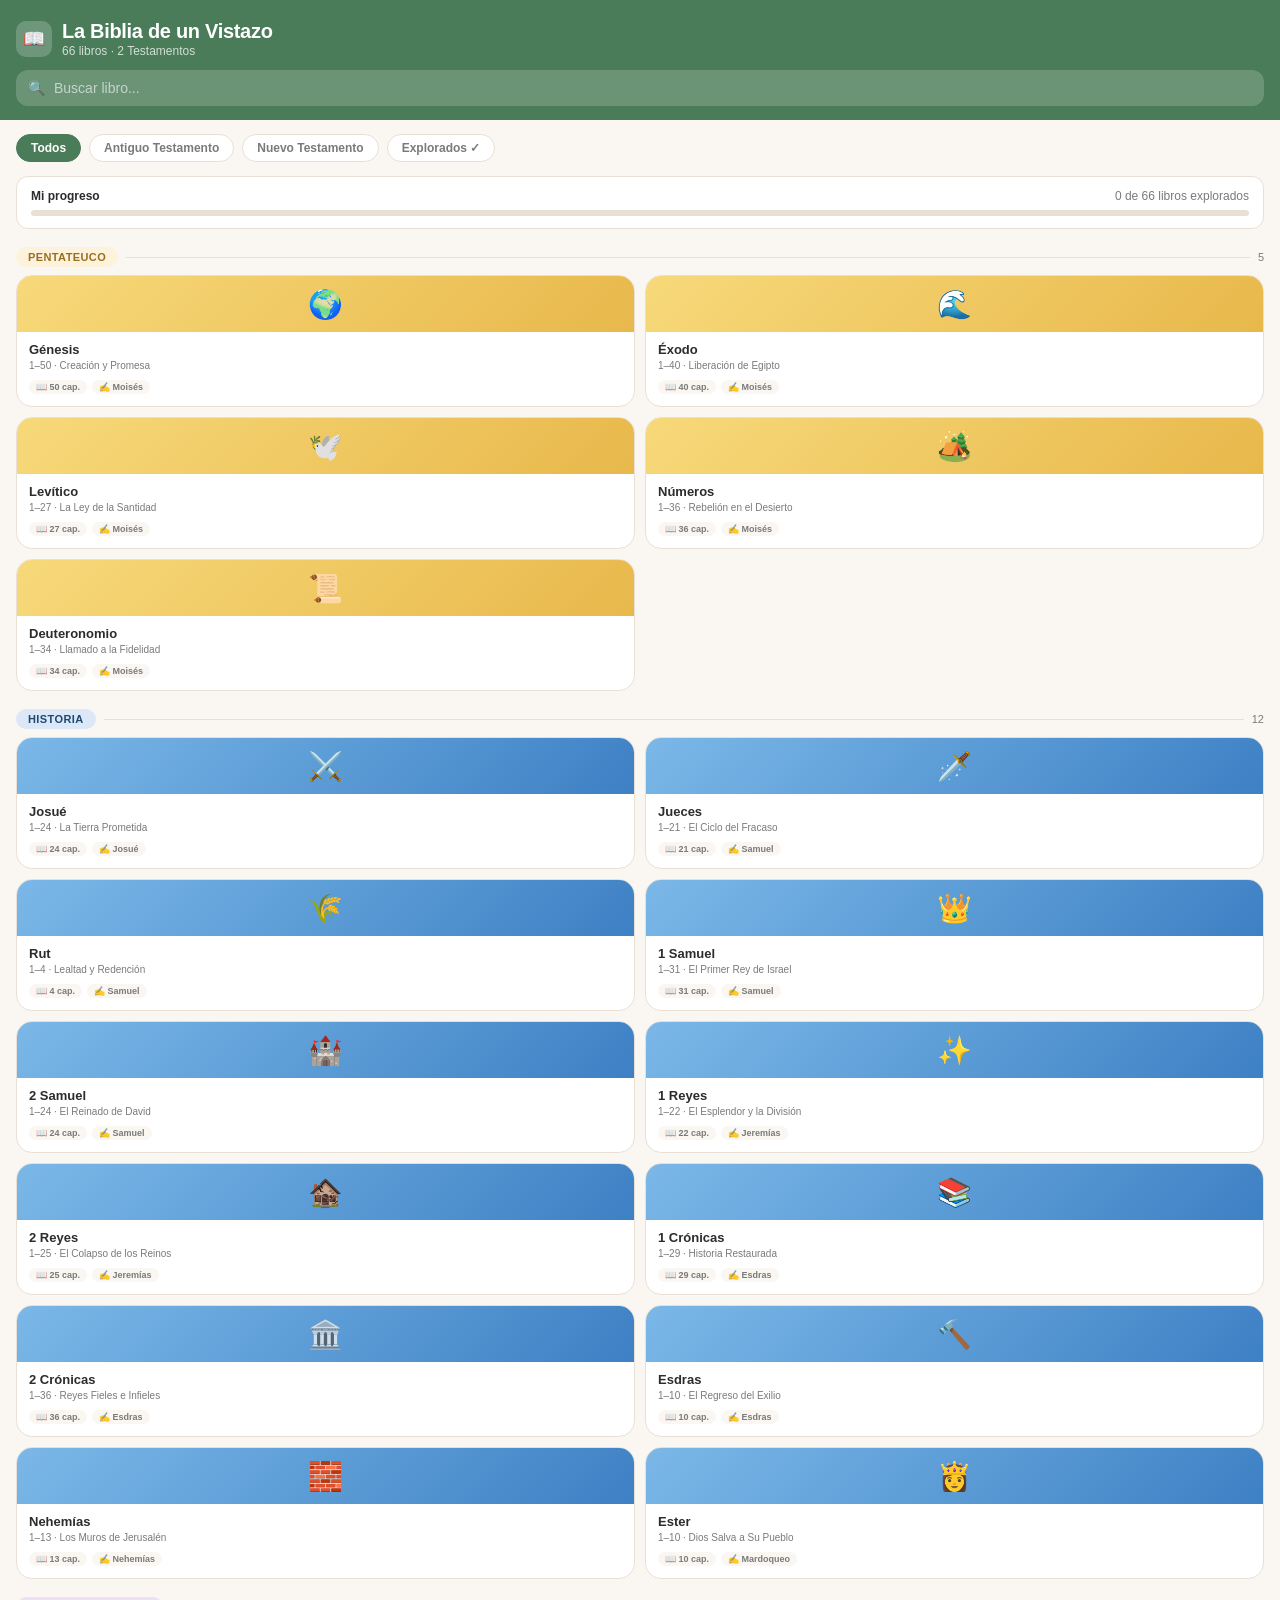
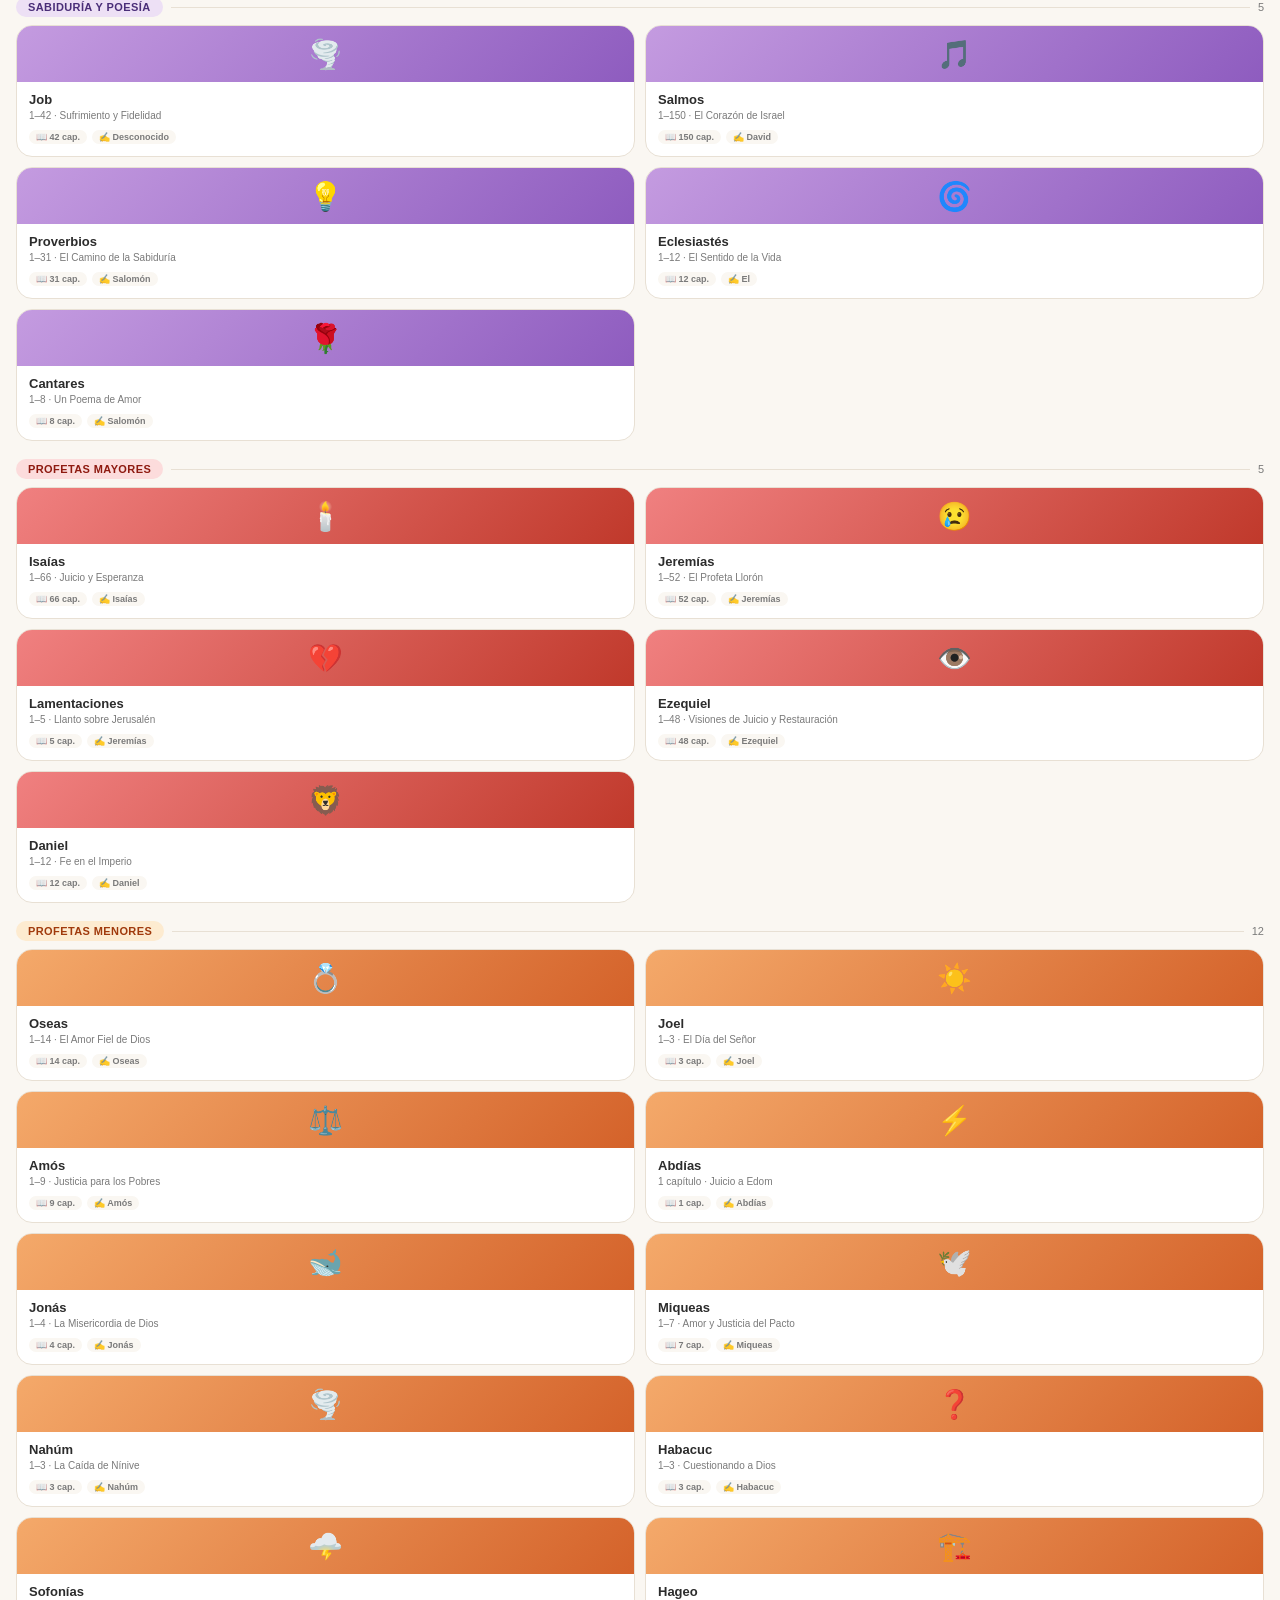
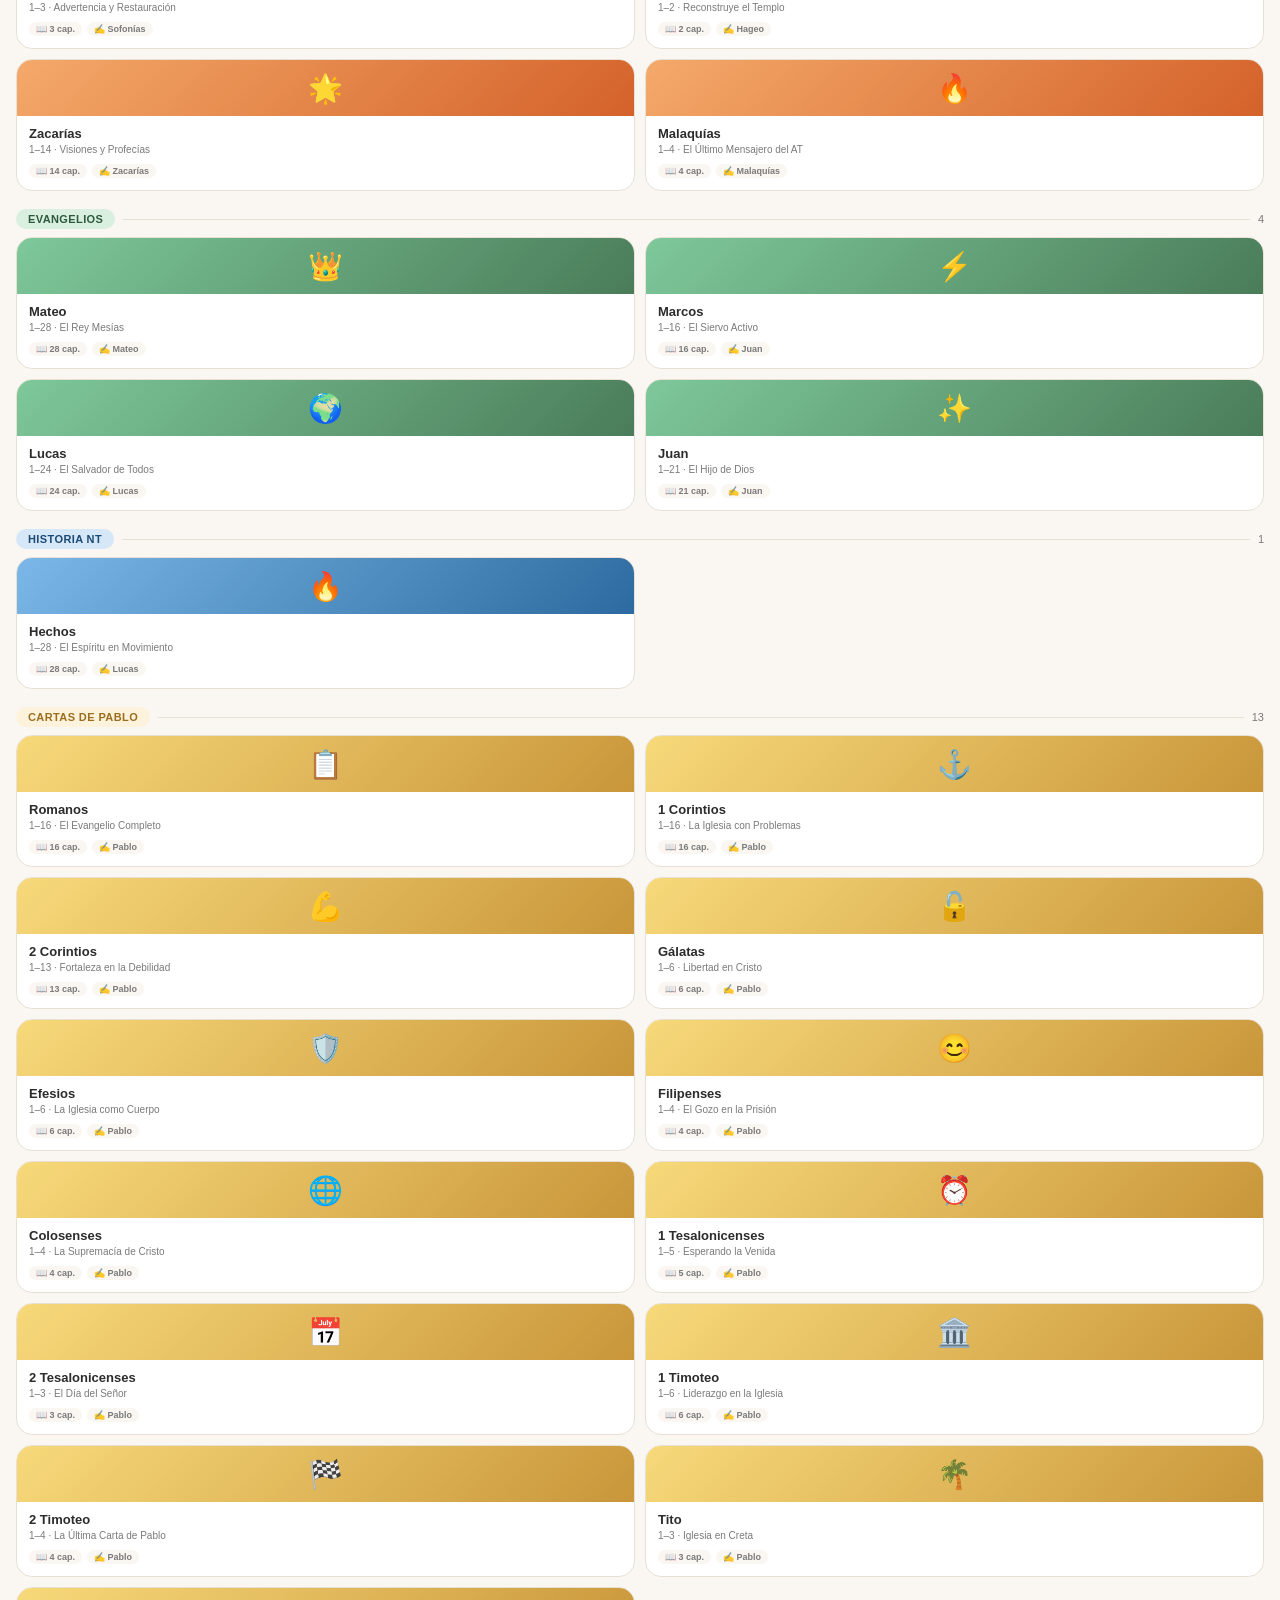
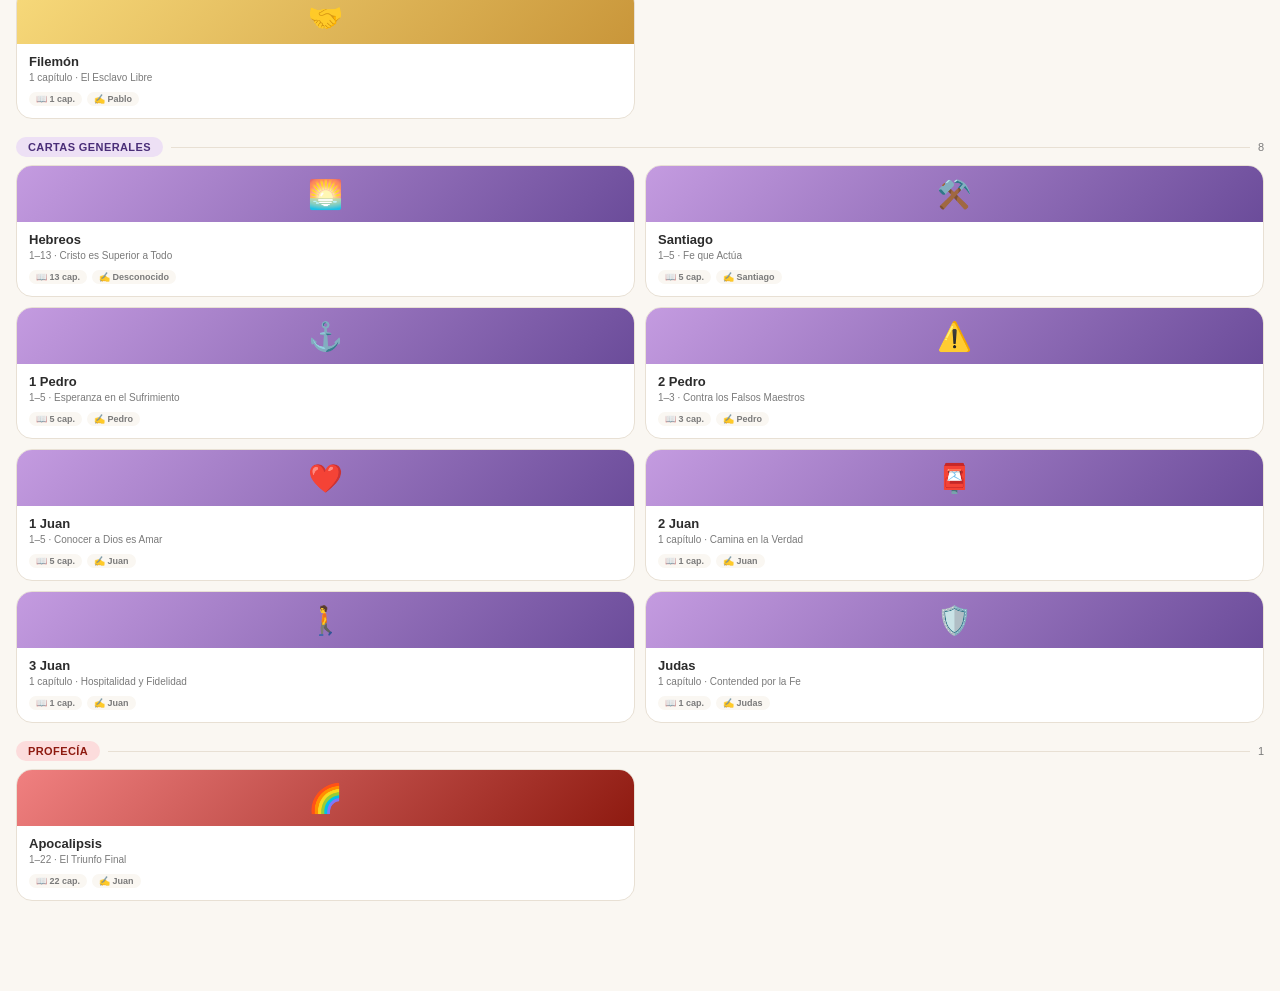
<file: biblia-vistazo.html>
<!DOCTYPE html>
<html lang="es">
<head>
<meta charset="UTF-8">
<meta name="viewport" content="width=device-width, initial-scale=1.0">
<title>La Biblia de un Vistazo — Yeshua</title>
<style>
  * { box-sizing: border-box; margin: 0; padding: 0; }

  :root {
    --cream: #FAF7F2;
    --green: #4A7C59;
    --green-light: #EAF2EC;
    --brown: #7C5C3A;
    --gold: #C9963A;
    --gold-light: #FBF3E2;
    --text: #2C2C2C;
    --text-muted: #7A7A7A;
    --border: #E8E0D4;
    --blue: #2D6A9F;
    --blue-light: #EBF2FA;
    --purple: #6B4C9A;

    /* Section palette */
    --penta-bg: #FDF3DC; --penta-fg: #C9963A; --penta-dark: #9B6E1E;
    --hist-bg:  #DCE8F7; --hist-fg:  #2D6A9F; --hist-dark:  #1B4A75;
    --sab-bg:   #EDE0F5; --sab-fg:   #6B4C9A; --sab-dark:   #4A2E78;
    --pm-bg:    #FCDCDC; --pm-fg:    #C0392B; --pm-dark:    #8E1A10;
    --pmen-bg:  #FDEBD0; --pmen-fg:  #D4622A; --pmen-dark:  #A03A0C;
    --evang-bg: #D9EFE0; --evang-fg: #4A7C59; --evang-dark: #2E5A3C;
    --hnt-bg:   #D6E8F8; --hnt-fg:   #2D6A9F; --hnt-dark:   #1B4A75;
    --pablo-bg: #FDF3DC; --pablo-fg: #C9963A; --pablo-dark: #9B6E1E;
    --gen-bg:   #EDE0F5; --gen-fg:   #6B4C9A; --gen-dark:   #4A2E78;
    --prof-bg:  #FCDCDC; --prof-fg:  #C0392B; --prof-dark:  #8E1A10;
  }

  body {
    background: var(--cream);
    font-family: -apple-system, BlinkMacSystemFont, 'Segoe UI', sans-serif;
    color: var(--text);
    min-height: 100vh;
  }

  /* ── HEADER ── */
  .header {
    background: var(--green);
    padding: 20px 16px 14px;
    position: sticky; top: 0; z-index: 100;
  }
  .header-top { display:flex; align-items:center; gap:10px; margin-bottom:12px; }
  .header-icon {
    width:36px; height:36px;
    background:rgba(255,255,255,0.2); border-radius:10px;
    display:flex; align-items:center; justify-content:center; font-size:18px;
  }
  .header-title { color:white; font-size:20px; font-weight:700; letter-spacing:-0.3px; }
  .header-sub   { color:rgba(255,255,255,0.75); font-size:12px; margin-top:1px; }
  .search-wrap  { position:relative; }
  .search-input {
    width:100%; padding:10px 16px 10px 38px;
    border-radius:12px; border:none;
    background:rgba(255,255,255,0.18); color:white; font-size:14px; outline:none;
  }
  .search-input::placeholder { color:rgba(255,255,255,0.6); }
  .search-icon {
    position:absolute; left:12px; top:50%; transform:translateY(-50%);
    font-size:14px; color:rgba(255,255,255,0.7); pointer-events:none;
  }

  /* ── FILTERS ── */
  .filter-scroll {
    display:flex; gap:8px; padding:14px 16px 0;
    overflow-x:auto; scrollbar-width:none;
  }
  .filter-scroll::-webkit-scrollbar { display:none; }
  .filter-chip {
    flex-shrink:0; padding:6px 14px; border-radius:20px;
    font-size:12px; font-weight:600; cursor:pointer;
    border:1.5px solid var(--border); background:white; color:var(--text-muted);
    transition:all 0.2s;
  }
  .filter-chip.active { background:var(--green); border-color:var(--green); color:white; }

  /* ── PROGRESS ── */
  .progress-wrap {
    margin:14px 16px 0; background:white;
    border-radius:12px; padding:12px 14px; border:1px solid var(--border);
  }
  .progress-label {
    display:flex; justify-content:space-between;
    font-size:12px; color:var(--text-muted); margin-bottom:7px;
  }
  .progress-label span:first-child { font-weight:600; color:var(--text); }
  .progress-bar { height:6px; background:var(--border); border-radius:4px; overflow:hidden; }
  .progress-fill { height:100%; background:var(--green); border-radius:4px; width:0%; transition:width 0.6s ease; }

  /* ── SECTION HEADERS ── */
  .section-header { display:flex; align-items:center; gap:8px; padding:18px 16px 8px; }
  .section-badge {
    padding:4px 12px; border-radius:20px;
    font-size:11px; font-weight:700; letter-spacing:0.4px; text-transform:uppercase;
  }
  .badge-pentateuco      { background:var(--penta-bg); color:var(--penta-dark); }
  .badge-historia        { background:var(--hist-bg);  color:var(--hist-dark); }
  .badge-sabiduria       { background:var(--sab-bg);   color:var(--sab-dark); }
  .badge-profetas-mayores{ background:var(--pm-bg);    color:var(--pm-dark); }
  .badge-profetas-menores{ background:var(--pmen-bg);  color:var(--pmen-dark); }
  .badge-evangelios      { background:var(--evang-bg); color:var(--evang-dark); }
  .badge-historia-nt     { background:var(--hnt-bg);   color:var(--hnt-dark); }
  .badge-cartas-pablo    { background:var(--pablo-bg); color:var(--pablo-dark); }
  .badge-cartas-generales{ background:var(--gen-bg);   color:var(--gen-dark); }
  .badge-profecia        { background:var(--prof-bg);  color:var(--prof-dark); }

  .section-line { flex:1; height:1px; background:var(--border); }
  .section-count { font-size:11px; color:var(--text-muted); }

  /* ── BOOK GRID ── */
  .book-grid { display:grid; grid-template-columns:repeat(2,1fr); gap:10px; padding:0 16px; }

  /* ── BOOK CARD ── */
  .book-card {
    background:white; border-radius:16px;
    border:1.5px solid var(--border);
    overflow:hidden; cursor:pointer;
    transition:transform 0.15s, box-shadow 0.15s;
    position:relative;
  }
  .book-card:active { transform:scale(0.97); }
  .book-card.read { border-color:var(--green); }
  .book-card.read::after {
    content:'✓';
    position:absolute; top:8px; right:8px;
    width:20px; height:20px;
    background:var(--green); color:white;
    border-radius:50%; font-size:11px; font-weight:700;
    display:flex; align-items:center; justify-content:center;
  }

  /* colored top banner per section */
  .card-banner {
    height: 56px;
    display:flex; align-items:center; justify-content:center;
    font-size:28px;
    position:relative;
  }
  .card-banner-penta      { background: linear-gradient(135deg, #F7D97A, #E8B84B); }
  .card-banner-historia   { background: linear-gradient(135deg, #7BB8E8, #3D80C4); }
  .card-banner-sabiduria  { background: linear-gradient(135deg, #C49BE0, #8E5CBF); }
  .card-banner-pm         { background: linear-gradient(135deg, #F08080, #C0392B); }
  .card-banner-pmen       { background: linear-gradient(135deg, #F4A96A, #D4622A); }
  .card-banner-evangelios { background: linear-gradient(135deg, #7EC89A, #4A7C59); }
  .card-banner-hnt        { background: linear-gradient(135deg, #7BB8E8, #2D6A9F); }
  .card-banner-pablo      { background: linear-gradient(135deg, #F7D97A, #C9963A); }
  .card-banner-generales  { background: linear-gradient(135deg, #C49BE0, #6B4C9A); }
  .card-banner-profecia   { background: linear-gradient(135deg, #F08080, #8E1A10); }

  .card-body { padding:10px 12px 12px; }
  .book-name  { font-size:13px; font-weight:700; color:var(--text); margin-bottom:2px; }
  .book-theme { font-size:10px; color:var(--text-muted); line-height:1.3; margin-bottom:8px; }
  .book-meta  { display:flex; gap:5px; flex-wrap:wrap; }
  .meta-pill  {
    font-size:9px; padding:2px 7px; border-radius:10px;
    background:var(--cream); color:var(--text-muted); font-weight:600;
  }

  /* ── EMPTY STATE ── */
  .empty-state { text-align:center; padding:60px 32px; color:var(--text-muted); }
  .empty-state .emoji { font-size:40px; margin-bottom:12px; }
  .empty-state p { font-size:14px; line-height:1.6; }

  /* ── BOTTOM PAD ── */
  .bottom-pad { height:90px; }

  /* ══════════════════════════════════════
     MODAL
  ══════════════════════════════════════ */
  .modal-overlay {
    position:fixed; inset:0;
    background:rgba(0,0,0,0.55);
    z-index:200; display:none; align-items:flex-end;
  }
  .modal-overlay.open { display:flex; }

  .modal {
    background:var(--cream); border-radius:24px 24px 0 0;
    width:100%; max-height:92vh; overflow-y:auto;
    padding-bottom:40px;
    animation:slideUp 0.28s ease;
  }
  @keyframes slideUp { from{transform:translateY(100%)} to{transform:translateY(0)} }

  /* back button row */
  .modal-topbar {
    display:flex; align-items:center;
    padding:14px 16px 0;
    position:sticky; top:0; background:var(--cream); z-index:10;
  }
  .modal-back-btn {
    display:flex; align-items:center; gap:6px;
    background:white; border:1.5px solid var(--border);
    border-radius:20px; padding:6px 14px;
    font-size:13px; font-weight:600; color:var(--text);
    cursor:pointer; transition:background 0.15s;
  }
  .modal-back-btn:active { background:var(--cream); }
  .modal-back-arrow { font-size:16px; line-height:1; }

  /* hero with colored band */
  .modal-hero {
    margin:12px 16px 0;
    border-radius:18px; overflow:hidden;
    border:1.5px solid var(--border);
  }
  .modal-hero-band {
    padding:20px 16px 16px;
    display:flex; gap:14px; align-items:flex-start;
  }
  .modal-emoji { font-size:44px; line-height:1; flex-shrink:0; }
  .modal-hero-text {}
  .modal-title  { font-size:22px; font-weight:800; color:white; letter-spacing:-0.4px; }
  .modal-sub    { font-size:12px; color:rgba(255,255,255,0.8); margin-top:3px; }
  .modal-badge-hero {
    display:inline-block; margin-top:8px;
    background:rgba(255,255,255,0.25); color:white;
    padding:3px 10px; border-radius:20px;
    font-size:10px; font-weight:700; letter-spacing:0.4px; text-transform:uppercase;
  }

  /* card sections inside modal */
  .modal-card {
    margin:12px 16px 0; background:white;
    border-radius:14px; padding:14px; border:1px solid var(--border);
  }
  .modal-card-title {
    font-size:11px; font-weight:700; text-transform:uppercase;
    letter-spacing:0.8px; color:var(--text-muted); margin-bottom:10px;
  }
  .facts-grid { display:grid; grid-template-columns:1fr 1fr; gap:8px; }
  .fact-item  { background:var(--cream); border-radius:10px; padding:10px; }
  .fact-label { font-size:10px; color:var(--text-muted); font-weight:600; text-transform:uppercase; letter-spacing:0.4px; margin-bottom:3px; }
  .fact-value { font-size:13px; font-weight:700; color:var(--text); }

  .theme-text { font-size:14px; color:var(--text); line-height:1.65; }

  .jesus-box {
    background:var(--evang-bg); border-radius:10px;
    padding:12px; border-left:3px solid var(--green);
  }
  .jesus-box p { font-size:13px; color:#2E5A3C; line-height:1.55; font-weight:500; }

  .sabias-box {
    background:var(--gold-light); border-radius:10px;
    padding:12px; border-left:3px solid var(--gold);
    display:flex; gap:10px; align-items:flex-start;
  }
  .sabias-icon { font-size:20px; flex-shrink:0; }
  .sabias-text { font-size:13px; color:var(--brown); line-height:1.55; }

  .verse-box {
    background:var(--blue-light); border-radius:10px;
    padding:12px; border-left:3px solid var(--blue);
  }
  .verse-text { font-size:14px; color:var(--blue); font-style:italic; line-height:1.6; margin-bottom:6px; }
  .verse-ref  { font-size:11px; font-weight:700; color:var(--blue); opacity:0.65; }

  .read-btn {
    display:block; margin:16px 16px 0;
    padding:14px; background:var(--green); color:white;
    border:none; border-radius:14px;
    font-size:15px; font-weight:700; cursor:pointer;
    text-align:center; width:calc(100% - 32px);
    transition:opacity 0.2s;
  }
  .read-btn.done { background:var(--border); color:var(--text-muted); }

  /* ── CAPA DEVOCIONAL ── */
  .dev-divider {
    margin: 20px 16px 0;
    display: flex; align-items: center; gap: 10px;
  }
  .dev-divider-line { flex:1; height:1px; background:var(--border); }
  .dev-divider-label {
    font-size:11px; font-weight:700; letter-spacing:0.8px;
    text-transform:uppercase; color:var(--green);
  }

  .dev-card {
    margin:10px 16px 0; border-radius:14px;
    padding:14px; border:1.5px solid;
  }
  .dev-card-title {
    font-size:11px; font-weight:700; text-transform:uppercase;
    letter-spacing:0.8px; margin-bottom:10px;
  }
  /* Reflexión — verde suave */
  .dev-reflexion {
    background:#F0F7F3;
    border-color:#B2D9C0;
  }
  .dev-reflexion .dev-card-title { color:#2E5A3C; }
  .dev-reflexion-text {
    font-size:14px; color:#2C2C2C; line-height:1.65;
  }
  /* Pregunta — ámbar */
  .dev-pregunta {
    background:#FEF9EC;
    border-color:#F0D080;
  }
  .dev-pregunta .dev-card-title { color:#9B6E1E; }
  .dev-pregunta-bubble {
    background:white; border-radius:10px;
    padding:12px 14px; border:1px solid #F0D080;
    font-size:14px; color:#5A4010; line-height:1.6;
    font-style:italic;
  }
  /* Oración — lavanda */
  .dev-oracion {
    background:#F3EFFC;
    border-color:#C9B8EE;
  }
  .dev-oracion .dev-card-title { color:#4A2E78; }
  .dev-oracion-text {
    font-size:14px; color:#2C2C2C; line-height:1.7;
  }
  .dev-oracion-text em { color:#6B4C9A; font-style:normal; font-weight:600; }
</style>
</head>
<body>

<!-- HEADER -->
<div class="header">
  <div class="header-top">
    <div class="header-icon">📖</div>
    <div>
      <div class="header-title">La Biblia de un Vistazo</div>
      <div class="header-sub">66 libros · 2 Testamentos</div>
    </div>
  </div>
  <div class="search-wrap">
    <span class="search-icon">🔍</span>
    <input class="search-input" type="text" placeholder="Buscar libro..." id="searchInput" oninput="filterBooks()">
  </div>
</div>

<!-- FILTERS -->
<div class="filter-scroll">
  <div class="filter-chip active" onclick="setFilter('todos',this)">Todos</div>
  <div class="filter-chip" onclick="setFilter('at',this)">Antiguo Testamento</div>
  <div class="filter-chip" onclick="setFilter('nt',this)">Nuevo Testamento</div>
  <div class="filter-chip" onclick="setFilter('leidos',this)">Explorados ✓</div>
</div>

<!-- PROGRESS -->
<div class="progress-wrap">
  <div class="progress-label">
    <span>Mi progreso</span>
    <span id="progressText">0 de 66 libros explorados</span>
  </div>
  <div class="progress-bar"><div class="progress-fill" id="progressFill"></div></div>
</div>

<!-- LIST -->
<div id="bookList"></div>
<div class="bottom-pad"></div>

<!-- MODAL -->
<div class="modal-overlay" id="modalOverlay">
  <div class="modal" id="modal">

    <!-- sticky back button -->
    <div class="modal-topbar">
      <button class="modal-back-btn" onclick="closeModal()">
        <span class="modal-back-arrow">←</span> Volver
      </button>
    </div>

    <!-- colored hero -->
    <div class="modal-hero">
      <div class="modal-hero-band" id="mHeroBand">
        <div class="modal-emoji" id="mEmoji"></div>
        <div class="modal-hero-text">
          <div class="modal-title" id="mTitle"></div>
          <div class="modal-sub" id="mSubtitle"></div>
          <span class="modal-badge-hero" id="mBadge"></span>
        </div>
      </div>
    </div>

    <!-- datos prácticos -->
    <div class="modal-card">
      <div class="modal-card-title">📋 Datos del Libro</div>
      <div class="facts-grid" id="mFacts"></div>
    </div>

    <!-- tema central -->
    <div class="modal-card">
      <div class="modal-card-title">📜 Tema Central</div>
      <p class="theme-text" id="mTheme"></p>
    </div>

    <!-- jesús en este libro -->
    <div class="modal-card">
      <div class="modal-card-title">✝️ Jesús en este Libro</div>
      <div class="jesus-box"><p id="mJesus"></p></div>
    </div>

    <!-- sabías que -->
    <div class="modal-card">
      <div class="modal-card-title">💡 ¿Sabías que...?</div>
      <div class="sabias-box">
        <span class="sabias-icon">⚡</span>
        <p class="sabias-text" id="mSabias"></p>
      </div>
    </div>

    <!-- versículo -->
    <div class="modal-card">
      <div class="modal-card-title">🔖 Versículo Ancla</div>
      <div class="verse-box">
        <p class="verse-text" id="mVerse"></p>
        <p class="verse-ref"  id="mVerseRef"></p>
      </div>
    </div>

    <!-- ── CAPA DEVOCIONAL ── -->
    <div class="dev-divider">
      <div class="dev-divider-line"></div>
      <span class="dev-divider-label">🌿 Devocional</span>
      <div class="dev-divider-line"></div>
    </div>

    <!-- Reflexión -->
    <div class="dev-card dev-reflexion">
      <div class="dev-card-title">🌱 Reflexión</div>
      <p class="dev-reflexion-text" id="mReflexion"></p>
    </div>

    <!-- Pregunta -->
    <div class="dev-card dev-pregunta">
      <div class="dev-card-title">💭 Pregunta para hoy</div>
      <div class="dev-pregunta-bubble" id="mPregunta"></div>
    </div>

    <!-- Oración -->
    <div class="dev-card dev-oracion">
      <div class="dev-card-title">🙏 Oración sugerida</div>
      <p class="dev-oracion-text" id="mOracion"></p>
    </div>

    <button class="read-btn" id="mBtn" onclick="toggleRead()"></button>
  </div>
</div>

<script>
// ─── SECTION → banner CSS class ────────────────
const BANNER = {
  'pentateuco':       'card-banner-penta',
  'historia':         'card-banner-historia',
  'sabiduria':        'card-banner-sabiduria',
  'profetas-mayores': 'card-banner-pm',
  'profetas-menores': 'card-banner-pmen',
  'evangelios':       'card-banner-evangelios',
  'historia-nt':      'card-banner-hnt',
  'cartas-pablo':     'card-banner-pablo',
  'cartas-generales': 'card-banner-generales',
  'profecia':         'card-banner-profecia'
};

// ─── SECTION → hero gradient ───────────────────
const HERO_GRAD = {
  'pentateuco':       'linear-gradient(135deg,#F7D97A,#C9963A)',
  'historia':         'linear-gradient(135deg,#7BB8E8,#2D6A9F)',
  'sabiduria':        'linear-gradient(135deg,#C49BE0,#6B4C9A)',
  'profetas-mayores': 'linear-gradient(135deg,#F08080,#C0392B)',
  'profetas-menores': 'linear-gradient(135deg,#F4A96A,#D4622A)',
  'evangelios':       'linear-gradient(135deg,#7EC89A,#4A7C59)',
  'historia-nt':      'linear-gradient(135deg,#7BB8E8,#2D6A9F)',
  'cartas-pablo':     'linear-gradient(135deg,#F7D97A,#C9963A)',
  'cartas-generales': 'linear-gradient(135deg,#C49BE0,#6B4C9A)',
  'profecia':         'linear-gradient(135deg,#F08080,#8E1A10)'
};

const BOOKS = [
  // PENTATEUCO
  {id:'genesis',name:'Génesis',emoji:'🌍',testament:'at',section:'pentateuco',sectionLabel:'Pentateuco',badgeClass:'badge-pentateuco',subtema:'1–50 · Creación y Promesa',autor:'Moisés',fecha:'~1445 a.C.',capitulos:'50',audiencia:'Israel en el desierto',tema:'El libro de los comienzos: la creación del mundo, la caída del hombre, el diluvio de Noé y las promesas de Dios a Abraham, Isaac, Jacob y José. Cada historia muestra que Dios no abandona a quienes Él eligió, aunque fallen repetidamente.',jesus:'En Génesis 3:15 Dios promete a la serpiente que una descendencia de mujer la aplastaría — la primera profecía del Mesías. José, vendido por sus hermanos pero que los salva, es también una imagen poderosa de Cristo.',sabias:'El nombre "Génesis" en griego significa "origen". En hebreo el libro se llama Bereshit, que quiere decir simplemente "En el principio" — las primeras palabras del texto.',versiculo:'"Dios vio todo lo que había hecho, y era bueno en gran manera."',versiculoRef:'Génesis 1:31',reflexion:'Génesis nos recuerda que Dios no abandona su historia aunque sus personajes fallen. Abraham mintió, Jacob engañó, José fue traicionado — y sin embargo Dios siguió cumpliendo sus promesas a través de ellos. Tú también eres parte de una historia que Él no va a abandonar.',pregunta:'¿En qué área de tu vida necesitas confiar que Dios está escribiendo algo bueno, aunque ahora solo veas caos o fracaso?',oracion:'Padre, gracias porque desde el principio tenías un plan para mí. Así como no abandonaste a Abraham, a Jacob ni a José en sus momentos más oscuros, confío que no me abandonas a mí. Escribe tu historia en mi vida. Amén.'},
  {id:'exodo',name:'Éxodo',emoji:'🌊',testament:'at',section:'pentateuco',sectionLabel:'Pentateuco',badgeClass:'badge-pentateuco',subtema:'1–40 · Liberación de Egipto',autor:'Moisés',fecha:'~1445 a.C.',capitulos:'40',audiencia:'Israel en el desierto',tema:'El nacimiento y llamado de Moisés, las 10 plagas, la liberación de Israel de la esclavitud egipcia, el cruce del Mar Rojo y el pacto en el Sinaí con los 10 Mandamientos. También la construcción del Tabernáculo donde Dios habitaría entre su pueblo.',jesus:'El cordero de la Pascua — cuya sangre en los dinteles salvó a Israel de la muerte — es imagen directa de Jesús como el Cordero de Dios. Moisés como libertador también prefigura a Cristo.',sabias:'Las 10 plagas estaban dirigidas específicamente contra los dioses de Egipto. La plaga de oscuridad, por ejemplo, atacaba directamente a Ra, el dios sol. Dios no solo liberó a Israel — demostró que los dioses egipcios no eran nada.',versiculo:'"Yo soy el que soy. Así dirás a los israelitas: YO SOY me envió a vosotros."',versiculoRef:'Éxodo 3:14',reflexion:'Dios escuchó el clamor de un pueblo esclavo y actuó. No les dijo "aguanten un poco más" — los sacó. Éxodo nos dice que Dios ve la opresión de su pueblo y que su liberación no llega a medias: los sacó completos, los cuidó en el desierto y se quedó a vivir entre ellos.',pregunta:'¿De qué tipo de esclavitud — hábito, miedo, dependencia, pensamiento — necesitas pedirle a Dios que te libere hoy?',oracion:'Señor, así como liberaste a Israel, líbrame a mí de lo que me tiene atado. Eres el Dios que oye el clamor de sus hijos. Aquí está el mío. Sácame y quédate conmigo en el camino. Amén.'},
  {id:'levitico',name:'Levítico',emoji:'🕊️',testament:'at',section:'pentateuco',sectionLabel:'Pentateuco',badgeClass:'badge-pentateuco',subtema:'1–27 · La Ley de la Santidad',autor:'Moisés',fecha:'~1445 a.C.',capitulos:'27',audiencia:'Sacerdotes y pueblo de Israel',tema:'El manual de adoración de Israel: tipos de sacrificios, pureza ritual, el rol de los sacerdotes, el Día de la Expiación y las siete fiestas anuales. Dios misericordiosamente proveyó un camino para que su pueblo pecador pudiera acercarse a Él.',jesus:'Todo el sistema de sacrificios apunta a Jesús como el sacrificio definitivo. El Día de la Expiación prefigura a Jesús entrando al trono celestial con su propia sangre.',sabias:'La palabra "santo" aparece más de 90 veces en Levítico — más que en cualquier otro libro de la Biblia. El mensaje central: "Sed santos, porque yo soy santo" (Lev 11:44).',versiculo:'"Amarás a tu prójimo como a ti mismo. Yo soy el Señor."',versiculoRef:'Levítico 19:18',reflexion:'Levítico parece un libro de reglas, pero en su corazón hay una verdad preciosa: Dios quería que su pueblo pudiera acercarse a Él. Cada sacrificio decía "hay un camino". Cristo es ese camino — definitivo y perfecto. Ya no necesitas un sistema de rituales para estar cerca de Dios.',pregunta:'¿Hay algo en tu vida que sientes que te aleja de Dios? ¿Puedes traérselo hoy, sabiendo que Jesús ya pagó el precio de tu acceso?',oracion:'Señor, gracias porque no necesito sacrificios ni rituales para acercarme a ti. Jesús abrió el camino. Vengo a ti tal como soy, con lo que soy, confiando en lo que Él hizo. Acércame más a tu presencia. Amén.'},
  {id:'numeros',name:'Números',emoji:'🏕️',testament:'at',section:'pentateuco',sectionLabel:'Pentateuco',badgeClass:'badge-pentateuco',subtema:'1–36 · Rebelión en el Desierto',autor:'Moisés',fecha:'~1445 a.C.',capitulos:'36',audiencia:'Israel en el desierto',tema:'Cuarenta años de vagabundeo por negarse a entrar a Canaán. Muestra la rebelión repetida de Israel y la paciencia sostenida de Dios. También incluye la historia de Balaam y su burra, y la serpiente de bronce que sanaba a los mordidos.',jesus:'La serpiente de bronce que Moisés levantó es citada por el propio Jesús: "Como Moisés levantó la serpiente, el Hijo del Hombre debe ser levantado" (Juan 3:14). Una imagen perfecta de la cruz.',sabias:'El nombre "Números" viene de los dos censos del libro. En hebreo se llama Bemidbar, "en el desierto" — mucho más descriptivo de lo que realmente trata.',versiculo:'"El Señor te bendiga y te guarde; el Señor haga resplandecer su rostro sobre ti."',versiculoRef:'Números 6:24-25',reflexion:'Israel tardó 40 años en hacer un viaje de 11 días porque el miedo venció a la fe. El desierto no fue el plan original de Dios — fue consecuencia de no confiar. Pero incluso allí, Dios los alimentó, los guió con nube y fuego, y nunca los abandonó. El desierto no es el fin — es formación.',pregunta:'¿Hay una "tierra prometida" — un paso de fe, un sueño, una dirección — ante la que el miedo te ha hecho rodear en vez de entrar?',oracion:'Señor, perdóname cuando el miedo ha sido más grande que la fe. Dame el corazón de Caleb y Josué — los que dijeron "podemos" cuando todos decían "no podemos". Ayúdame a avanzar hacia lo que tú tienes para mí. Amén.'},
  {id:'deuteronomio',name:'Deuteronomio',emoji:'📜',testament:'at',section:'pentateuco',sectionLabel:'Pentateuco',badgeClass:'badge-pentateuco',subtema:'1–34 · Llamado a la Fidelidad',autor:'Moisés',fecha:'~1405 a.C.',capitulos:'34',audiencia:'Nueva generación de Israel',tema:'El último discurso de Moisés. Recapitula la historia de Israel, reafirma la Ley para la nueva generación y presenta una elección clara: obediencia trae bendición, desobediencia trae maldición. Moisés nombra a Josué su sucesor y muere en el Monte Nebo.',jesus:'Moisés profetizó que Dios levantaría "un profeta como yo" (Deut 18:15). Jesús es identificado como ese profeta (Hechos 3:22). Cuando Satanás tentó a Jesús en el desierto, Él respondió cada vez con una cita de Deuteronomio.',sabias:'Deuteronomio es el libro más citado por Jesús durante su tentación en el desierto. También es uno de los más citados en todo el NT. El "Shemá" (Deut 6:4) fue declarado por Jesús el primer mandamiento.',versiculo:'"Amarás al Señor tu Dios con todo tu corazón, con toda tu alma y con todas tus fuerzas."',versiculoRef:'Deuteronomio 6:5',reflexion:'Moisés sabía que no entraría a la tierra prometida, pero aun así dedicó sus últimas palabras a preparar al siguiente. Deuteronomio es el libro del legado: ¿qué le voy a dejar a la siguiente generación? Fe, obediencia y amor a Dios son la herencia más valiosa que podemos transmitir.',pregunta:'¿Qué valores de fe estás transmitiendo hoy — consciente o inconscientemente — a quienes vienen detrás de ti?',oracion:'Señor, que mi vida sea un testamento de fidelidad. Como Moisés, quiero usar cada palabra y cada día para apuntar a otros hacia ti. Que lo que deje detrás no sea solo logros, sino fe. Amén.'},

  // HISTORIA AT
  {id:'josue',name:'Josué',emoji:'⚔️',testament:'at',section:'historia',sectionLabel:'Historia',badgeClass:'badge-historia',subtema:'1–24 · La Tierra Prometida',autor:'Josué / escribas posteriores',fecha:'~1400 a.C.',capitulos:'24',audiencia:'Israel al entrar a Canaán',tema:'Israel finalmente entra a la Tierra Prometida. Incluye la caída de Jericó, la conquista de Canaán en 31 batallas, y la distribución de la tierra entre las doce tribus. Josué desafía al pueblo a elegir a quién servirán.',jesus:'Dato extraordinario: Yeshua es el nombre hebreo de Josué — en griego se traduce "Jesús". Josué guía al pueblo a la Tierra Prometida; Jesús nos guía a la vida eterna. El mismo nombre, el mismo rol: liberar y establecer.',sabias:'El nombre Yeshua (יֵשׁוּעַ) significa "el Señor salva". Tanto Josué como Jesús llevan exactamente el mismo nombre. Por eso la app se llama Yeshua — el nombre del libertador que viene desde el AT.',versiculo:'"Sed fuertes y valientes. No temáis, porque el Señor vuestro Dios estará con vosotros dondequiera que vayáis."',versiculoRef:'Josué 1:9',reflexion:'Josué nos habla de la valentía de avanzar cuando Dios dice que avancemos. Pero también de fidelidad colectiva — el pueblo cruzó junto, peleó junto y celebró junto. La fe no es un deporte individual. Dios quiere guiarte, pero también quiere que camines en comunidad.',pregunta:'¿Hay un paso de obediencia que Dios te ha pedido dar y que has pospuesto por miedo? ¿Qué pasaría si lo dieras esta semana?',oracion:'Señor, dame el coraje de Josué. Que cuando tú digas \'avanza\', yo avance — no cuando me sienta listo, sino cuando tú me lo pidas. Sé fuerte en mí donde yo soy débil. Amén.'},
  {id:'jueces',name:'Jueces',emoji:'🗡️',testament:'at',section:'historia',sectionLabel:'Historia',badgeClass:'badge-historia',subtema:'1–21 · El Ciclo del Fracaso',autor:'Samuel (tradición)',fecha:'~1050 a.C.',capitulos:'21',audiencia:'Israel durante el período de los jueces',tema:'Cuatrocientos años de un ciclo repetitivo: Israel peca, es oprimido, clama a Dios, Dios envía un juez libertador, hay paz, y el ciclo vuelve a empezar. Jueces como Débora, Gedeón y Sansón muestran que Dios usa líderes imperfectos.',jesus:'Los jueces eran libertadores temporales e imperfectos que apuntan a la necesidad de un Salvador definitivo. Sansón, que murió con los brazos extendidos aplastando a los enemigos, es una imagen impactante de Cristo en la cruz.',sabias:'El libro termina con una de las frases más oscuras de la Biblia: "En aquellos días no había rey en Israel; cada uno hacía lo que le parecía bien" (Jueces 21:25). Este final prepara la necesidad de un rey.',versiculo:'"En aquellos días no había rey en Israel; cada uno hacía lo que le parecía bien."',versiculoRef:'Jueces 21:25',reflexion:'El ciclo de Jueces — pecado, consecuencia, clamor, rescate — es el ciclo de muchas vidas. La buena noticia es que Dios siempre escucha el clamor. No importa cuántas veces hayas fallado: Él sigue siendo el Dios que rescata.',pregunta:'¿Reconoces algún ciclo en tu vida del que quieres salir? ¿Qué rompería ese ciclo si lo traes honestamente a Dios hoy?',oracion:'Dios, reconozco los patrones en mi vida que me alejan de ti. No quiero seguir dando vueltas en el mismo círculo. Rompe ese ciclo con tu poder. Soy tuyo. Amén.'},
  {id:'rut',name:'Rut',emoji:'🌾',testament:'at',section:'historia',sectionLabel:'Historia',badgeClass:'badge-historia',subtema:'1–4 · Lealtad y Redención',autor:'Samuel (tradición)',fecha:'~1000 a.C.',capitulos:'4',audiencia:'Israel durante los jueces',tema:'En medio del caos de Jueces, una mujer moabita llamada Rut elige quedarse con su suegra Noemí y con el Dios de Israel. Booz, el pariente redentor, la rescata. Una historia de lealtad, amor y redención que brilla en la oscuridad.',jesus:'Booz como "pariente redentor" que paga el precio para rescatar a Rut es una de las imágenes más claras de Cristo en el AT. El hijo de Rut, Obed, fue el abuelo del Rey David — antepasado directo de Jesús.',sabias:'Rut es una de las dos únicas mujeres con libro propio en la Biblia (la otra es Ester). Y Rut no era israelita — era moabita. Dios la incluyó en el linaje de Jesús como señal de que la salvación es para todas las naciones.',versiculo:'"Donde tú mueras, yo moriré, y allí seré sepultada. Nada nos separará."',versiculoRef:'Rut 1:17',reflexion:'La historia de Rut muestra que Dios trabaja en lo ordinario y lo cotidiano. No hubo milagros espectaculares — solo lealtad, trabajo y un hombre generoso. A veces la providencia de Dios llega disfrazada de fidelidad en lo pequeño.',pregunta:'¿Hacia quién estás siendo leal hoy, aunque nadie te lo exija? ¿Cómo puedes ser, como Booz, un canal de gracia para alguien vulnerable en tu entorno?',oracion:'Señor, enséñame la lealtad de Rut y la generosidad de Booz. Que en mi vida cotidiana — sin grandes escenarios — sea un instrumento de tu cuidado para otros. Amén.'},
  {id:'samuel1',name:'1 Samuel',emoji:'👑',testament:'at',section:'historia',sectionLabel:'Historia',badgeClass:'badge-historia',subtema:'1–31 · El Primer Rey de Israel',autor:'Samuel / Natán / Gad',fecha:'~1000 a.C.',capitulos:'31',audiencia:'Israel durante la monarquía',tema:'Samuel, el último juez, unge al primer rey: Saúl. Pero Saúl desobedece a Dios y pierde el reino. David — el joven pastor que derrota a Goliat — es ungido en secreto como el siguiente rey, elegido no por apariencia sino por su corazón.',jesus:'David como pastor que rescata sus ovejas del oso y el león prefigura a Jesús el Buen Pastor. La victoria de David sobre Goliat representa cómo Cristo venció al enemigo de la manera más inesperada.',sabias:'David mató a Goliat aproximadamente a los 15-17 años. Goliat medía casi 3 metros según el texto. Cuatro soldados israelitas habían huido antes. David fue el único que avanzó hacia él.',versiculo:'"El Señor no mira lo que el hombre mira; el hombre mira lo exterior, pero el Señor mira el corazón."',versiculoRef:'1 Samuel 16:7',reflexion:'Dios mira el corazón. En un mundo que selecciona por apariencia, rendimiento y popularidad, Él eligió a un pastor adolescente con corazón de adorador. Tu valor ante Dios no depende de tus credenciales — depende de tu corazón.',pregunta:'¿Qué crees que Dios ve cuando mira tu corazón hoy? ¿Hay algo que quisieras que cambiara en lo más profundo de ti?',oracion:'Señor, no me dejes vivir para las apariencias. Que lo que hay en mi corazón sea lo que te agrada. Transfórmame desde adentro, no solo en lo que otros pueden ver. Amén.'},
  {id:'samuel2',name:'2 Samuel',emoji:'🏰',testament:'at',section:'historia',sectionLabel:'Historia',badgeClass:'badge-historia',subtema:'1–24 · El Reinado de David',autor:'Samuel / Natán / Gad',fecha:'~970 a.C.',capitulos:'24',audiencia:'Israel durante la monarquía',tema:'David conquista Jerusalén y establece su capital. Dios le hace una promesa extraordinaria: alguien de su linaje reinaría para siempre. Pero David también comete adulterio con Betsabé y organiza la muerte de su esposo. El libro muestra la gracia de Dios hacia un rey quebrantado.',jesus:'El pacto de Dios con David (2 Sam 7) es clave: "Tu trono será firme para siempre." Jesús es el cumplimiento final — el Rey eterno del linaje de David.',sabias:'A pesar de sus grandes pecados, David es llamado "un hombre conforme al corazón de Dios". El Salmo 51, escrito tras su caída con Betsabé, es uno de los más profundos de toda la Biblia.',versiculo:'"Tu casa y tu reino permanecerán para siempre; tu trono será establecido para siempre."',versiculoRef:'2 Samuel 7:16',reflexion:'David cometió pecados graves — adulterio, asesinato — pero su respuesta fue arrepentimiento genuino, no excusas. El Salmo 51 es el fruto de ese quebrantamiento. Lo que lo hizo un hombre conforme al corazón de Dios no fue perfección, sino disposición a regresar.',pregunta:'¿Hay algo de lo que necesitas arrepentirte pero que has estado posponiendo o justificando? ¿Puedes traérselo a Dios ahora, con la honestidad de David?',oracion:'Padre, como David, me acerco a ti quebrantado por mis errores. No tengo excusas. Crea en mí un corazón limpio. Renueva un espíritu recto dentro de mí. Amén.'},
  {id:'reyes1',name:'1 Reyes',emoji:'✨',testament:'at',section:'historia',sectionLabel:'Historia',badgeClass:'badge-historia',subtema:'1–22 · El Esplendor y la División',autor:'Jeremías (tradición)',fecha:'~550 a.C.',capitulos:'22',audiencia:'Israel en el exilio',tema:'Salomón sube al trono, pide sabiduría y construye el Templo. Pero al final se aparta de Dios por sus muchas esposas extranjeras. A su muerte Israel se divide en dos reinos: Norte y Sur. El profeta Elías enfrenta a los 450 profetas de Baal.',jesus:'La sabiduría de Salomón prefigura a Jesús, "la sabiduría de Dios" (1 Cor 1:24). Jesús dijo: "Aquí hay uno mayor que Salomón" (Mat 12:42). El Templo prefigura el cuerpo de Cristo.',sabias:'Salomón tuvo 700 esposas y 300 concubinas (1 Reyes 11:3). Lo que comenzó como alianzas políticas se convirtió en su ruina espiritual. La sabiduría sin obediencia no salva.',versiculo:'"Te doy corazón sabio y entendido, como no ha habido antes de ti ni habrá después."',versiculoRef:'1 Reyes 3:12',reflexion:'Salomón empezó bien — pidió sabiduría, construyó el Templo — pero terminó mal, con el corazón dividido. Nos recuerda que el inicio no garantiza el final. Lo que importa es mantenerse fiel hasta el último capítulo.',pregunta:'¿Tu corazón está completamente orientado hacia Dios hoy, o hay algo que compite con Él por el centro de tu vida?',oracion:'Señor, que no me pase lo de Salomón — empezar bien y terminar con el corazón dividido. Guarda mi corazón en la sencillez y la devoción a ti, hasta el final. Amén.'},
  {id:'reyes2',name:'2 Reyes',emoji:'🏚️',testament:'at',section:'historia',sectionLabel:'Historia',badgeClass:'badge-historia',subtema:'1–25 · El Colapso de los Reinos',autor:'Jeremías (tradición)',fecha:'~550 a.C.',capitulos:'25',audiencia:'Israel en el exilio',tema:'La caída del Reino del Norte ante Asiria (722 a.C.) y del Sur ante Babilonia (586 a.C.). Los milagros de Eliseo y el reinado fiel de Ezequías brillan en medio de la oscuridad. El libro termina en el exilio.',jesus:'Los milagros de Eliseo — resucitar muertos, multiplicar alimentos, sanar leprosos — anticipan casi exactamente los milagros de Jesús siglos después. Dios preparaba al pueblo para reconocer al Mesías.',sabias:'2 Reyes 25 termina con Israel deportado y Jerusalén en ruinas — uno de los finales más devastadores de la Biblia. Pero no es el final de la historia: Dios ya había prometido el regreso.',versiculo:'"No temas, porque más son los que están con nosotros que los que están con ellos."',versiculoRef:'2 Reyes 6:16',reflexion:'2 Reyes termina en el exilio — una consecuencia de generaciones de decisiones que alejaron al pueblo de Dios. Las elecciones de hoy tienen consecuencias mañana. Pero Dios no termina la historia en el desastre — siempre hay un siguiente capítulo.',pregunta:'¿Qué decisión pequeña de hoy podría tener un impacto grande en tu vida o en la de tu familia en 10 años?',oracion:'Señor, dame visión larga. Ayúdame a tomar decisiones hoy pensando no solo en el presente sino en lo que quiero que sea mi legado. Que mis elecciones te honren. Amén.'},
  {id:'cronicas1',name:'1 Crónicas',emoji:'📚',testament:'at',section:'historia',sectionLabel:'Historia',badgeClass:'badge-historia',subtema:'1–29 · Historia Restaurada',autor:'Esdras (tradición)',fecha:'~450 a.C.',capitulos:'29',audiencia:'Israel post-exilio',tema:'Recuenta la historia desde Adán hasta David, con énfasis en genealogías y los preparativos de David para el Templo. A diferencia de Samuel, omite las historias negativas de David y enfoca en su legado espiritual.',jesus:'El linaje de David en 1 Crónicas conecta directamente con la genealogía de Jesús en Mateo 1. Dios preservó ese registro cuidadosamente para que nadie dudara que Jesús era el Mesías prometido.',sabias:'1 Crónicas dedica nueve capítulos enteros a genealogías. Para los judíos que regresaron del exilio, saber de qué familia descendían era vital para reclamar tierras, sacerdocio y ciudadanía. Era su "documento de identidad".',versiculo:'"Busca al Señor y su fuerza; busca su rostro continuamente."',versiculoRef:'1 Crónicas 16:11',reflexion:'Las genealogías de Crónicas dicen algo profundo: cada nombre importa. Dios lleva la cuenta. No eres un número en la historia — eres un nombre en el plan de Dios, parte de un linaje espiritual que llega hasta Cristo.',pregunta:'¿Cómo te ves a ti mismo en la historia de Dios? ¿Sientes que tu vida tiene peso eterno, o te cuesta creer que Dios te tiene en cuenta?',oracion:'Padre, gracias porque me conoces por nombre. Mi historia importa en la tuya. Ayúdame a vivir consciente de que soy parte de algo mucho más grande que yo. Amén.'},
  {id:'cronicas2',name:'2 Crónicas',emoji:'🏛️',testament:'at',section:'historia',sectionLabel:'Historia',badgeClass:'badge-historia',subtema:'1–36 · Reyes Fieles e Infieles',autor:'Esdras (tradición)',fecha:'~450 a.C.',capitulos:'36',audiencia:'Israel post-exilio',tema:'Del reinado de Salomón hasta el exilio en Babilonia. El patrón es claro: los reyes que buscan a Dios prosperan; los que lo abandonan caen. Termina con el decreto del rey Ciro permitiendo el regreso de los judíos a su tierra.',jesus:'2 Crónicas termina con el decreto de Ciro — el mismo con que comienza Esdras. Este "reinicio" de Israel apunta al reinicio definitivo que Jesús traería: un nuevo pacto, un nuevo templo, una nueva creación.',sabias:'El versículo más famoso, 2 Crónicas 7:14, fue escrito para momentos de crisis: "Si mi pueblo se humilla y ora... yo escucharé desde el cielo." Sigue siendo la oración de avivamiento más citada hoy.',versiculo:'"Si mi pueblo se humilla y ora, y me busca y abandona su mala conducta, yo lo escucharé desde el cielo."',versiculoRef:'2 Crónicas 7:14',reflexion:'2 Crónicas enseña que la fidelidad tiene recompensa y la infidelidad tiene consecuencias — no como fórmula mágica, sino como patrón de cómo funciona la vida con o sin Dios. La pregunta no es si Dios es fiel, sino si nosotros lo somos.',pregunta:'¿En qué área de tu vida Dios está buscando tu fidelidad ahora mismo — no un gran sacrificio, sino consistencia en lo pequeño?',oracion:'Señor, quiero ser de los reyes fieles en mi generación. No me interesa el tamaño de mi reino — me interesa honrarte en el espacio que me has dado. Que mi reinado sea uno de fidelidad. Amén.'},
  {id:'esdras',name:'Esdras',emoji:'🔨',testament:'at',section:'historia',sectionLabel:'Historia',badgeClass:'badge-historia',subtema:'1–10 · El Regreso del Exilio',autor:'Esdras',fecha:'~450 a.C.',capitulos:'10',audiencia:'Israel que regresa del exilio',tema:'Los judíos regresan a Jerusalén tras 70 años en Babilonia. Zorobabel reconstruye el Templo a pesar de la oposición. Luego Esdras llega a enseñar la Torá y restaurar la comunidad espiritual del pueblo.',jesus:'Esdras restauró la Palabra de Dios al centro de la vida del pueblo. Jesús vino a hacer lo mismo de manera definitiva: "Destruid este templo, y en tres días lo levantaré" — hablando de su propio cuerpo.',sabias:'Los enemigos de Judá enviaron cartas al rey de Persia para detener la obra. El trabajo se paró por 16 años hasta que los profetas Hageo y Zacarías animaron al pueblo a retomar la construcción.',versiculo:'"Esdras había preparado su corazón para buscar la ley del Señor y para enseñarla."',versiculoRef:'Esdras 7:10',reflexion:'Esdras preparó su corazón antes de actuar. Estudió, practicó y luego enseñó. El orden importa. No podemos dar lo que no tenemos, ni enseñar lo que no vivimos. La transformación genuina empieza en lo personal antes de expresarse en lo público.',pregunta:'¿Estás intencionalmente preparando tu corazón — en la Palabra, en la oración, en comunidad — o estás intentando dar desde un pozo vacío?',oracion:'Señor, que como Esdras, mi primera prioridad sea prepararme a mí mismo para ti antes de querer cambiar a otros. Lléname antes de usarme. Amén.'},
  {id:'nehemias',name:'Nehemías',emoji:'🧱',testament:'at',section:'historia',sectionLabel:'Historia',badgeClass:'badge-historia',subtema:'1–13 · Los Muros de Jerusalén',autor:'Nehemías',fecha:'~445 a.C.',capitulos:'13',audiencia:'Israel post-exilio',tema:'Nehemías, copero del rey persa, recibe noticias de que Jerusalén sigue en ruinas. Pide permiso, viaja y organiza la reconstrucción de los muros en solo 52 días, a pesar de la oposición constante.',jesus:'Nehemías reconstruyó los muros físicos. Jesús vino a restaurar algo más profundo: la relación rota entre Dios y la humanidad, derribada por el pecado y restaurada por su sacrificio.',sabias:'Los muros de Jerusalén fueron reconstruidos en 52 días. Los enemigos quedaron asombrados y reconocieron que solo Dios pudo haberlo hecho posible (Neh 6:16). Es uno de los proyectos más rápidos de la historia antigua.',versiculo:'"No teman, acuérdense del Señor grande y temible, y peleen por sus hermanos."',versiculoRef:'Nehemías 4:14',reflexion:'Nehemías oró antes de actuar, planeó antes de hablar y perseveró ante la oposición. No es un libro de espiritualidad sin acción ni de acción sin espiritualidad — es las dos cosas juntas. Fe con mangas remangadas.',pregunta:'¿Hay una obra de reconstrucción en tu vida — una relación, una disciplina, un área rota — a la que Dios te está llamando a poner manos a la obra?',oracion:'Señor, dame el corazón de Nehemías: que ore antes de actuar, que no me rinda ante la oposición y que trabaje sabiendo que la obra es tuya. Amén.'},
  {id:'ester',name:'Ester',emoji:'👸',testament:'at',section:'historia',sectionLabel:'Historia',badgeClass:'badge-historia',subtema:'1–10 · Dios Salva a Su Pueblo',autor:'Mardoqueo / Esdras (tradición)',fecha:'~480 a.C.',capitulos:'10',audiencia:'Judíos en la diáspora persa',tema:'Una joven judía se convierte en reina de Persia sin revelar su origen. Cuando el funcionario Amán conspira para exterminar a todos los judíos, Ester arriesga su vida para interceder ante el rey. Su valor salva a su pueblo.',jesus:'Ester intercede ante el rey para salvar a su pueblo condenado a muerte — imagen de Cristo intercediendo ante el Padre por nosotros. El versículo 4:14 es quizás el más conocido: "¿Y quién sabe si para esta hora has llegado al reino?"',sabias:'Ester es el único libro del AT donde el nombre de Dios no aparece ni una sola vez. Sin embargo, su providencia se siente en cada página, orquestando eventos que parecen coincidencias pero que no lo son.',versiculo:'"¿Y quién sabe si para esta hora has llegado al reino?"',versiculoRef:'Ester 4:14',reflexion:'Ester no pidió ser reina. Pero cuando llegó el momento, usó la posición que tenía para salvar a los que amaba. Cada uno de nosotros está en una posición — familiar, laboral, social — que Dios puede usar si estamos dispuestos.',pregunta:'¿Para qué \'hora\' crees que Dios te ha colocado en la posición donde estás ahora? ¿Cómo puedes usar esa posición para el bien?',oracion:'Señor, como Ester, quiero usar el lugar donde me has puesto para algo más grande que yo. Dame valentía para actuar cuando el momento llegue, aunque me cueste. Amén.'},

  // SABIDURÍA
  {id:'job',name:'Job',emoji:'🌪️',testament:'at',section:'sabiduria',sectionLabel:'Sabiduría y Poesía',badgeClass:'badge-sabiduria',subtema:'1–42 · Sufrimiento y Fidelidad',autor:'Desconocido',fecha:'~2000-1800 a.C.',capitulos:'42',audiencia:'Universal',tema:'Job pierde todo en un día — hijos, riqueza y salud. Sus amigos argumentan que pecó. Job los refuta y clama a Dios. Finalmente Dios responde desde el torbellino. El libro no da respuestas fáciles al sufrimiento; nos lleva a confiar aunque no entendamos.',jesus:'Job 19:25 es asombroso: "Yo sé que mi Redentor vive." Job anticipa a alguien que vendría a redimirnos. Cristo es ese Redentor vivo. Job inocente que sufre injustamente también prefigura a Cristo en la cruz.',sabias:'Job es posiblemente el libro más antiguo de la Biblia, situado en tiempos de los patriarcas. No hay mención del éxodo ni de Israel ni de Moisés. Job es un gentil — y Dios lo llama "mi siervo" más que a casi nadie en el AT.',versiculo:'"Yo sé que mi Redentor vive, y que al final se levantará sobre el polvo."',versiculoRef:'Job 19:25',reflexion:'Job no recibió explicaciones — recibió a Dios. Al final del libro, Dios no respondió las preguntas de Job sobre el sufrimiento; se reveló a sí mismo. Y eso fue suficiente. A veces la respuesta al dolor no es información — es presencia.',pregunta:'¿Hay algo en tu vida que no entiendes y con lo que estás enojado con Dios? ¿Puedes ser tan honesto como Job y traérselo directamente?',oracion:'Dios, no entiendo todo lo que ha pasado. Pero como Job, elijo confiar en ti aunque no tenga respuestas. Tú eres suficiente. Mi Redentor vive. Amén.'},
  {id:'salmos',name:'Salmos',emoji:'🎵',testament:'at',section:'sabiduria',sectionLabel:'Sabiduría y Poesía',badgeClass:'badge-sabiduria',subtema:'1–150 · El Corazón de Israel',autor:'David (73), Asaf (12), Salomón, Moisés y otros',fecha:'1000–500 a.C.',capitulos:'150',audiencia:'Israel en adoración',tema:'La colección de poemas, oraciones y canciones más grande de la Biblia. Cubre toda la experiencia humana: alabanza gozosa, lamento profundo, gratitud, enojo, confusión, esperanza. Es el libro de oración de Israel y de la iglesia a través de los siglos.',jesus:'Al menos 17 salmos son mesiánicos con profecías directas sobre Jesús. El Salmo 22 describe la crucifixión ("horadaron mis manos y mis pies") escrito 1000 años antes de que existiera la crucifixión como método de ejecución.',sabias:'Los Salmos son el libro más citado en el NT — más de 400 veces. Jesús citó los Salmos desde la cruz misma. También es el libro más largo de la Biblia con 150 capítulos y más de 2,500 versículos.',versiculo:'"El Señor es mi pastor; nada me faltará."',versiculoRef:'Salmo 23:1',reflexion:'Los Salmos son permiso para ser humano delante de Dios. Hay salmos de alegría pura y salmos de enojo, confusión y duda. Dios no exige que vengas con las emociones correctas — exige que vengas. La honestidad es la puerta de la adoración.',pregunta:'¿Qué salmo describe mejor cómo te sientes ahora mismo — lamento, gratitud, confusión, alabanza? ¿Puedes orar ese sentimiento a Dios sin filtros?',oracion:'Señor, te traigo mi corazón tal como está hoy — no como debería estar. Tú lo conoces de todas formas. Recíbeme, transforma lo que necesita transformación, y aumenta lo que se alinea contigo. Amén.'},
  {id:'proverbios',name:'Proverbios',emoji:'💡',testament:'at',section:'sabiduria',sectionLabel:'Sabiduría y Poesía',badgeClass:'badge-sabiduria',subtema:'1–31 · El Camino de la Sabiduría',autor:'Salomón (principalmente)',fecha:'~950 a.C.',capitulos:'31',audiencia:'Jóvenes de Israel',tema:'Dichos sabios para vivir bien en el mundo real: relaciones, trabajo, dinero, palabras, familia e integridad. La sabiduría comienza con el temor del Señor y se expresa en cómo vivimos cada día. Incluye el retrato de la "Mujer Virtuosa" en el capítulo 31.',jesus:'La sabiduría en Proverbios es personificada como una mujer que clama en las plazas. Pablo en 1 Cor 1:24 identifica a Cristo como "la sabiduría de Dios". Jesús es la sabiduría encarnada, el Proverbio viviente de Dios al mundo.',sabias:'Proverbios 31 — el retrato de la mujer virtuosa — fue escrito originalmente por la madre del rey Lemuel para enseñarle cómo reconocer una buena esposa. Es uno de los pocos textos donde una mujer aparece como autora.',versiculo:'"Confía en el Señor con todo tu corazón, y no te apoyes en tu propio entendimiento."',versiculoRef:'Proverbios 3:5',reflexion:'Proverbios no promete que la sabiduría te evitará todo problema — promete que te dará la integridad para navegar cualquier cosa. La sabiduría bíblica no es un truco para tener éxito; es el arte de vivir bien en un mundo complejo.',pregunta:'¿En qué decisión o relación necesitas más sabiduría ahora mismo? ¿La has pedido a Dios de manera específica?',oracion:'Padre, te pido sabiduría hoy — no teoría, sino juicio práctico para las decisiones reales de mi vida. Confío en que me la das, como prometiste. Amén.'},
  {id:'eclesiastes',name:'Eclesiastés',emoji:'🌀',testament:'at',section:'sabiduria',sectionLabel:'Sabiduría y Poesía',badgeClass:'badge-sabiduria',subtema:'1–12 · El Sentido de la Vida',autor:'El Predicador (posiblemente Salomón)',fecha:'~935 a.C.',capitulos:'12',audiencia:'Universal',tema:'Un experimento filosófico: ¿qué tiene sentido bajo el sol? Lo prueba todo — riqueza, placer, sabiduría, fama — y concluye que todo es "vanidad" sin Dios. La conclusión final: teme a Dios y guarda sus mandamientos.',jesus:'Eclesiastés expone el vacío de todo lo que no es Dios. Jesús ofrece lo que este libro busca: "Yo he venido para que tengan vida, y para que la tengan en abundancia" (Juan 10:10). Él es el antídoto a la vanidad.',sabias:'La palabra "vanidad" (en hebreo: hebel, "vapor" o "aliento") aparece 38 veces en Eclesiastés. El libro es una conversación honesta con la desesperanza humana — y la Biblia no tiene miedo de incluirla.',versiculo:'"Todo tiene su momento; hay un tiempo para todo lo que se hace bajo el cielo."',versiculoRef:'Eclesiastés 3:1',reflexion:'Eclesiastés es brutalmente honesto sobre el vacío de perseguir cosas sin Dios. Si resonó en ti, no es casualidad — hay algo en ti que fue hecho para más que lo que el mundo ofrece. Ese anhelo es la firma de Dios en tu alma.',pregunta:'¿En qué estás poniendo tu esperanza de satisfacción ahora mismo — trabajo, relación, logro, placer? ¿Está funcionando?',oracion:'Señor, solo en ti encuentro lo que verdaderamente busco. Todo lo demás deja vacío. Ayúdame a no perder tiempo persiguiendo viento cuando tú eres el único que llena. Amén.'},
  {id:'cantares',name:'Cantares',emoji:'🌹',testament:'at',section:'sabiduria',sectionLabel:'Sabiduría y Poesía',badgeClass:'badge-sabiduria',subtema:'1–8 · Un Poema de Amor',autor:'Salomón',fecha:'~950 a.C.',capitulos:'8',audiencia:'Universal',tema:'Un poema de amor apasionado entre esposo y esposa. Celebra la belleza del amor conyugal como don de Dios. Interpretado también como alegoría del amor de Dios por Israel (tradición judía) y del amor de Cristo por su Iglesia (tradición cristiana).',jesus:'La tradición cristiana desde los primeros siglos ha leído Cantares como alegoría del amor de Cristo por la Iglesia. El esposo que busca a su amada, que la llama hermosa aún cuando ella se siente indigna, refleja el amor de Dios por cada creyente.',sabias:'"Cantar de los Cantares" es una expresión superlativa en hebreo que significa "El mejor de todos los cánticos" — igual que "Santo de los Santos" o "Rey de Reyes". Para los judíos es considerado el libro más sagrado de toda la Biblia.',versiculo:'"Fuerte es el amor como la muerte... sus brasas son brasas de fuego, llama del Señor mismo."',versiculoRef:'Cantares 8:6',reflexion:'Cantares celebra el amor como don sagrado de Dios. En una cultura que trivializa el amor o lo reduce a transacción, este libro es un llamado a amar profundo, exclusivo y apasionado — en el matrimonio y como imagen del amor de Dios por nosotros.',pregunta:'¿Cómo está tu capacidad de recibir el amor de Dios? ¿Te sientes amado por Él ahora mismo, o hay algo que te hace sentir indigno de ese amor?',oracion:'Señor, enséñame a recibir tu amor sin merecerlo y a amarte sin calcular. Que el amor sea el idioma central de mi vida — hacia ti y hacia quienes me rodean. Amén.'},

  // PROFETAS MAYORES
  {id:'isaias',name:'Isaías',emoji:'🕯️',testament:'at',section:'profetas-mayores',sectionLabel:'Profetas Mayores',badgeClass:'badge-profetas-mayores',subtema:'1–66 · Juicio y Esperanza',autor:'Isaías',fecha:'740–700 a.C.',capitulos:'66',audiencia:'Judá antes del exilio',tema:'El "evangelio del AT". Anuncia juicio sobre Judá pero también promesas extraordinarias del Mesías venidero. Los capítulos 40-55, "El Libro de la Consolación", y el capítulo 53 — el Siervo Sufriente — son la profecía mesiánica más detallada del AT.',jesus:'Isaías contiene 24 profecías mesiánicas cumplidas en Jesús: nacido de virgen (7:14), ministerio en Galilea, entrada triunfal, traición por 30 monedas, silencio ante acusadores, muerte con criminales y sepultura rica. Ningún azar puede explicar eso.',sabias:'Isaías tiene exactamente 66 capítulos — igual que los libros de la Biblia. Los primeros 39 (como el AT) hablan de ley y juicio; los últimos 27 (como el NT) de gracia y restauración. Algunos llaman a Isaías "la Biblia en miniatura".',versiculo:'"Mas él herido fue por nuestras rebeliones, molido por nuestros pecados; y por su llaga fuimos nosotros curados."',versiculoRef:'Isaías 53:5',reflexion:'Isaías vio la gloria de Dios y quedó deshecho: \'Soy hombre de labios inmundos.\' Pero Dios no lo destruyó — lo limpió y lo comisionó. El encuentro con la santidad de Dios no nos aplasta; nos transforma y nos envía.',pregunta:'Después de un encuentro honesto con Dios hoy, ¿a quién o a dónde crees que Él te está enviando? ¿Qué \'aquí estoy, envíame\' hay en tu vida?',oracion:'Señor, como Isaías, me detengo ante tu grandeza. Soy pequeño y limitado. Pero si me envías, iré. Aquí estoy. Límpiame, envíame y acompáñame. Amén.'},
  {id:'jeremias',name:'Jeremías',emoji:'😢',testament:'at',section:'profetas-mayores',sectionLabel:'Profetas Mayores',badgeClass:'badge-profetas-mayores',subtema:'1–52 · El Profeta Llorón',autor:'Jeremías',fecha:'627–585 a.C.',capitulos:'52',audiencia:'Judá antes y durante el exilio',tema:'Durante 40 años Jeremías advirtió sobre el juicio de Babilonia sin que nadie le creyera. Fue encarcelado y perseguido. Pero también proclamó una promesa extraordinaria: Dios haría un Nuevo Pacto escrito no en piedra sino en los corazones.',jesus:'Jeremías 31:31-34, la profecía del Nuevo Pacto, es citada en Hebreos 8 como cumplida en Cristo. En la Última Cena, Jesús tomó la copa y dijo: "Esta copa es el Nuevo Pacto en mi sangre." Jeremías vio ese momento 600 años antes.',sabias:'Jeremías es el libro más largo de la Biblia en cantidad de palabras. También fue probablemente el más perseguido de todos los profetas: lo encarcelaron, lo bajaron a un pozo con lodo para que muriera, y fue llevado a Egipto contra su voluntad.',versiculo:'"Porque yo sé los planes que tengo para vosotros — planes de bienestar y no de calamidad, para daros un futuro y una esperanza."',versiculoRef:'Jeremías 29:11',reflexion:'Jeremías predicó 40 años sin ver resultados visibles. Fue rechazado, perseguido y encarcelado. Pero siguió fiel. Su recompensa no fue el éxito medible — fue la fidelidad misma. Dios no nos llama al éxito; nos llama a la obediencia.',pregunta:'¿Hay un área donde has sido fiel sin ver resultados? ¿Puedes confiar que Dios ve tu fidelidad aunque el mundo no la reconozca?',oracion:'Señor, dame la resistencia de Jeremías. Que no mida mi fidelidad por los aplausos ni por los resultados visibles, sino por tu aprobación. Amén.'},
  {id:'lamentaciones',name:'Lamentaciones',emoji:'💔',testament:'at',section:'profetas-mayores',sectionLabel:'Profetas Mayores',badgeClass:'badge-profetas-mayores',subtema:'1–5 · Llanto sobre Jerusalén',autor:'Jeremías',fecha:'586 a.C.',capitulos:'5',audiencia:'Sobrevivientes del exilio',tema:'Cinco poemas de lamento escritos tras la destrucción de Jerusalén. Jeremías llora por la ciudad en ruinas y por el sufrimiento del pueblo. Pero en el centro hay un destello de esperanza que no se apaga: "Nuevas son cada mañana."',jesus:'Las Lamentaciones muestran el corazón de Dios destrozado por el pecado de su pueblo. Jesús también lloró sobre Jerusalén (Lucas 19:41). El sufrimiento descrito en el capítulo 1 fue aplicado por los primeros padres de la iglesia como imagen de Cristo.',sabias:'Los capítulos 1, 2 y 4 son poemas acrósticos: cada versículo comienza con una letra consecutiva del alfabeto hebreo. El capítulo 3 tiene 66 versículos — 3 por letra. Era una forma de expresar que el dolor era total, de la A a la Z.',versiculo:'"Las misericordias del Señor jamás terminan; son nuevas cada mañana."',versiculoRef:'Lamentaciones 3:22-23',reflexion:'Lamentaciones nos enseña que el lamento es un acto de fe — no de duda. Llevar el dolor a Dios en vez de alejarse de Él es confianza, no debilidad. Y en medio del llanto más oscuro del libro aparece Lamentaciones 3:22-23: \'Las misericordias del Señor son nuevas cada mañana.\'',pregunta:'¿Hay algo por lo que necesitas llorar delante de Dios hoy — una pérdida, una decepción, un dolor sin resolver? ¿Puedes traerlo como oración?',oracion:'Señor, te traigo mi dolor sin pretender que no existe. Sé que en ti el lamento puede convivir con la esperanza. Tus misericordias son nuevas esta mañana también para mí. Amén.'},
  {id:'ezequiel',name:'Ezequiel',emoji:'👁️',testament:'at',section:'profetas-mayores',sectionLabel:'Profetas Mayores',badgeClass:'badge-profetas-mayores',subtema:'1–48 · Visiones de Juicio y Restauración',autor:'Ezequiel',fecha:'593–571 a.C.',capitulos:'48',audiencia:'Judíos en el exilio babilónico',tema:'Ezequiel profetiza en el exilio con visiones apocalípticas: la gloria de Dios abandona el Templo, Jerusalén cae. Pero también promete un nuevo corazón, un nuevo espíritu, y el famoso valle de huesos secos que cobran vida.',jesus:'La promesa de Ezequiel 36:26 — "Os daré corazón nuevo" — se cumple en Cristo a través del Espíritu Santo. El Nuevo Templo de los capítulos 40-48 prefigura la Iglesia como morada de Dios.',sabias:'Ezequiel realizó acciones proféticas extremas: se acostó 390 días sobre su lado izquierdo y 40 días sobre el derecho. Y cuando murió su esposa, Dios le prohibió llorar como señal profética para Israel.',versiculo:'"Os daré corazón nuevo y pondré espíritu nuevo dentro de vosotros."',versiculoRef:'Ezequiel 36:26',reflexion:'La visión de Ezequiel del valle de huesos secos es una de las imágenes más poderosas de la Escritura: Dios puede dar vida a lo que parece completamente muerto. No importa cuánto tiempo lleve sin vida — donde Dios sopla, algo vive.',pregunta:'¿Hay un área de tu vida — sueño, relación, fe, vocación — que sientes \'muerta\'? ¿Puedes pedirle a Dios que sople vida allí?',oracion:'Dios, como en el valle de huesos, sopla sobre lo que en mí está muerto. Tú eres el que da vida donde no hay vida. Confío en tu poder para restaurar lo que el tiempo y el dolor han marchitado. Amén.'},
  {id:'daniel',name:'Daniel',emoji:'🦁',testament:'at',section:'profetas-mayores',sectionLabel:'Profetas Mayores',badgeClass:'badge-profetas-mayores',subtema:'1–12 · Fe en el Imperio',autor:'Daniel',fecha:'605–530 a.C.',capitulos:'12',audiencia:'Judíos en el exilio babilónico',tema:'Daniel, joven judío en el exilio, se niega a comprometer su fe. Dios lo protege en el foso de los leones y protege a sus amigos en el horno ardiente. También recibe visiones de reinos futuros que culminan con el reino eterno de Dios.',jesus:'En Daniel 7:13-14, Daniel ve al "Hijo del Hombre" recibir un reino eterno. Jesús adoptó este título y se aplicó esta visión repetidamente. Fue la referencia mesiánica que más impactó a los líderes religiosos de su tiempo.',sabias:'Daniel es uno de los pocos hombres en la Biblia de quien no se registra ningún pecado. El libro fue escrito en dos idiomas: hebreo y arameo (el idioma internacional de la época) para que las visiones llegaran a todas las naciones.',versiculo:'"Mi Dios envió su ángel y cerró la boca de los leones."',versiculoRef:'Daniel 6:22',reflexion:'Daniel fue fiel en tierra extranjera — donde nadie lo obligaba a serlo, donde era más fácil adaptarse. Su secreto era la oración tres veces al día, sin importar las consecuencias. La fidelidad en privado produce integridad en público.',pregunta:'¿Cómo está tu vida de oración en privado — cuando nadie te ve, cuando no hay urgencia? ¿Es suficientemente robusta para sostenerte en los momentos de presión?',oracion:'Señor, como Daniel, quiero ser fiel en lo privado para poder ser íntegro en lo público. Que mi tiempo contigo no sea solo para las crisis, sino el ritmo de mi vida. Amén.'},

  // PROFETAS MENORES
  {id:'oseas',name:'Oseas',emoji:'💍',testament:'at',section:'profetas-menores',sectionLabel:'Profetas Menores',badgeClass:'badge-profetas-menores',subtema:'1–14 · El Amor Fiel de Dios',autor:'Oseas',fecha:'760–720 a.C.',capitulos:'14',audiencia:'Israel del Norte',tema:'Dios le pide a Oseas casarse con una mujer infiel para representar el amor de Dios por Israel infiel. A pesar de la traición repetida, Oseas la perdona — y así hace Dios con Israel. El libro revela el corazón de Dios: herido pero sin dejar de amar.',jesus:'Oseas 11:1 — "De Egipto llamé a mi hijo" — es citado en Mateo 2:15 para hablar del regreso de Jesús desde Egipto. El amor fiel de Oseas por Gómer es una imagen del amor de Cristo por su Iglesia.',sabias:'El nombre "Oseas" significa "salvación" — la misma raíz que Josué y Jesús (Yeshua). El matrimonio de Oseas es una de las historias más conmovedoras del AT: un profeta que vive en carne propia el dolor de Dios por su pueblo.',versiculo:'"Los amaré libremente, porque mi ira se ha apartado de ellos."',versiculoRef:'Oseas 14:4',reflexion:'Oseas nos muestra que Dios no te ama porque seas perfecto — te ama con el mismo amor que Oseas tenía por Gómer: persistente, costoso y sin merecerlo. No hay nada que puedas hacer para que Dios deje de amarte.',pregunta:'¿Hay algo en tu pasado o presente que te hace sentir que Dios ya no puede amarte? ¿Puedes traer eso específicamente a Él hoy?',oracion:'Señor, como Oseas amó a Gómer, tú me amas a mí — con todo y mis infidelidades. No me merezco ese amor, pero lo recibo. Gracias porque tu amor no depende de mi desempeño. Amén.'},
  {id:'joel',name:'Joel',emoji:'☀️',testament:'at',section:'profetas-menores',sectionLabel:'Profetas Menores',badgeClass:'badge-profetas-menores',subtema:'1–3 · El Día del Señor',autor:'Joel',fecha:'~835 a.C.',capitulos:'3',audiencia:'Judá',tema:'Una plaga de langostas sirve como punto de partida para profetizar sobre el "Día del Señor". Joel llama al arrepentimiento y promete el derramamiento del Espíritu de Dios sobre toda carne.',jesus:'Joel 2:28-32 — "Derramaré mi Espíritu sobre toda carne" — fue citado por Pedro en Pentecostés (Hechos 2:16) como cumplido a través del Espíritu Santo enviado por Jesús resucitado.',sabias:'La profecía de Joel 2:28 se convirtió en una de las más famosas del AT: "Vuestros hijos e hijas profetizarán." Fue escrita 800 años antes de Pentecostés.',versiculo:'"Derramaré mi Espíritu sobre toda carne, y profetizarán vuestros hijos e hijas."',versiculoRef:'Joel 2:28',reflexion:'Joel llama a \'rasgar los corazones y no los vestidos\' — no rituales externos, sino transformación interna genuina. Y promete que cuando el pueblo regresa a Dios, Él derrama su Espíritu. El avivamiento siempre comienza con el corazón, no con los programas.',pregunta:'¿Hay una \'rasgadura de corazón\' que necesitas hacer hoy — un arrepentimiento genuino, no solo de palabras?',oracion:'Espíritu Santo, derrámame. Pero primero, límpiame. Que mi arrepentimiento sea genuino y no solo de forma. Aviva algo en mí que estaba dormido. Amén.'},
  {id:'amos',name:'Amós',emoji:'⚖️',testament:'at',section:'profetas-menores',sectionLabel:'Profetas Menores',badgeClass:'badge-profetas-menores',subtema:'1–9 · Justicia para los Pobres',autor:'Amós',fecha:'~760 a.C.',capitulos:'9',audiencia:'Israel del Norte',tema:'Amós era pastor cuando Dios lo llamó como profeta. Denuncia la injusticia social: ricos que explotan a los pobres, jueces corruptos, adoración hipócrita. Pero también promete restauración futura para el pueblo fiel.',jesus:'Amós 9:11 — "Levantaré el tabernáculo caído de David" — fue citado en el Concilio de Jerusalén (Hechos 15:16) como profecía cumplida en la inclusión de los gentiles en la iglesia a través de Cristo.',sabias:'Amós fue el primer profeta en escribir sus profecías. Y fue el único que declaró explícitamente no ser profeta profesional: "No soy profeta... soy boyero y cultivador de higos silvestres" (Amós 7:14). Dios escoge a quien quiere.',versiculo:'"Que fluya el juicio como las aguas, y la justicia como impetuoso arroyo."',versiculoRef:'Amós 5:24',reflexion:'Amós nos recuerda que Dios toma la injusticia muy en serio. La adoración que agrada a Dios no se queda en el templo — se expresa en cómo tratamos al vulnerable, al pobre, al marginado. Fe y justicia no son opcionales entre sí.',pregunta:'¿Hay alguien vulnerable en tu entorno — familiar, laboral, vecinal — a quien Dios te está llamando a ver y a ayudar?',oracion:'Señor, que mi fe no se quede en palabras de domingo. Que fluya en justicia y en bondad hacia los que me rodean, especialmente los que nadie más nota. Amén.'},
  {id:'abdias',name:'Abdías',emoji:'⚡',testament:'at',section:'profetas-menores',sectionLabel:'Profetas Menores',badgeClass:'badge-profetas-menores',subtema:'1 capítulo · Juicio a Edom',autor:'Abdías',fecha:'~586 a.C.',capitulos:'1',audiencia:'Judá tras la caída de Jerusalén',tema:'El libro más corto del AT — un solo capítulo. Anuncia el juicio de Dios sobre Edom, que se regocijó cuando Babilonia destruyó Jerusalén. El orgullo de Edom sería su ruina.',jesus:'El mensaje de Abdías — Dios juzgará a los que oprimen a su pueblo — culmina en Cristo como el juez final de todas las naciones. El "Día del Señor" que menciona apunta al juicio final que Jesús anunciará.',sabias:'Abdías es el libro más corto del AT, con solo 21 versículos. La nación de Edom fue destruida por los nabateos alrededor del siglo V a.C. y nunca fue restaurada — el juicio se cumplió literalmente.',versiculo:'"Como tú hiciste, se te hará; tu recompensa volverá sobre tu cabeza."',versiculoRef:'Abdías 1:15',reflexion:'Abdías advierte sobre el orgullo — la convicción de que somos invulnerables, que no necesitamos a nadie ni a Dios. Edom cayó porque pensó que estaba por encima de las consecuencias. La humildad no es debilidad — es sabiduría.',pregunta:'¿Hay algún área donde el orgullo o la autosuficiencia te ha cerrado al consejo de Dios o de otros?',oracion:'Señor, guárdame del orgullo que piensa que no te necesita. Que nunca me sienta tan seguro que deje de depender de ti. Amén.'},
  {id:'jonas',name:'Jonás',emoji:'🐋',testament:'at',section:'profetas-menores',sectionLabel:'Profetas Menores',badgeClass:'badge-profetas-menores',subtema:'1–4 · La Misericordia de Dios',autor:'Jonás',fecha:'~780 a.C.',capitulos:'4',audiencia:'Israel del Norte',tema:'Dios envía a Jonás a Nínive. Jonás huye. Tormenta, gran pez, tres días en el vientre, vomitado en la orilla. Jonás predica y toda la ciudad se arrepiente. Pero Jonás se molesta porque Dios los perdonó.',jesus:'Jesús mismo citó a Jonás: "Como Jonás estuvo tres días en el gran pez, así estará el Hijo del Hombre tres días en el corazón de la tierra" (Mateo 12:40). Jonás es la señal de la muerte y resurrección de Cristo.',sabias:'El arrepentimiento de Nínive fue uno de los avivamientos más grandes de la historia — toda una ciudad estimada en 120,000 personas. Y lo logró el predicador más renuente de todos los tiempos.',versiculo:'"La salvación viene del Señor."',versiculoRef:'Jonás 2:9',reflexion:'La historia de Jonás no termina con el pez — termina con Dios cuestionando su enojo: \'¿Haces bien en enojarte?\' Jonás quería juicio para Nínive, pero Dios quería misericordia. ¿A quién en tu vida consideras \'demasiado\' para ser perdonado?',pregunta:'¿Hay alguien a quien te cuesta querer que Dios perdone — un enemigo, alguien que te hizo daño? ¿Puedes pedirle a Dios que expanda tu compasión?',oracion:'Señor, perdóname cuando soy más Jonás que tú — cuando prefiero el juicio a la misericordia. Expande mi compasión hasta que se parezca más a la tuya. Amén.'},
  {id:'miqueas',name:'Miqueas',emoji:'🕊️',testament:'at',section:'profetas-menores',sectionLabel:'Profetas Menores',badgeClass:'badge-profetas-menores',subtema:'1–7 · Amor y Justicia del Pacto',autor:'Miqueas',fecha:'735–700 a.C.',capitulos:'7',audiencia:'Judá e Israel',tema:'Miqueas denuncia la corrupción de líderes, sacerdotes y profetas, y anuncia juicio. También proclama esperanza: un gobernante nacerá en Belén que restaurará al pueblo.',jesus:'Miqueas 5:2 profetiza que el gobernante de Israel nacería en Belén — 700 años antes de Jesús. Los maestros de la ley citaron este versículo para señalar dónde nacería el Mesías cuando Herodes los interrogó (Mateo 2:6).',sabias:'El versículo más famoso de Miqueas (6:8) resume toda la ética bíblica en tres frases: "Hacer justicia, amar misericordia, caminar humildemente con tu Dios." Muchos teólogos dicen que solo este versículo contiene todo lo que Dios pide.',versiculo:'"¿Qué exige el Señor de ti? Que hagas justicia, que ames la misericordia y que camines humildemente con tu Dios."',versiculoRef:'Miqueas 6:8',reflexion:'Miqueas 6:8 es el resumen más sencillo de la vida bien vivida: hacer justicia, amar misericordia, caminar humildemente con Dios. No es complicado — pero sí costoso. Requiere toda una vida de decisiones pequeñas en esa dirección.',pregunta:'¿Cuál de los tres — justicia, misericordia o humildad — es el más difícil para ti en este momento de tu vida?',oracion:'Señor, que haga justicia sin dureza, que ame la misericordia sin ingenuidad, y que camine contigo sin orgullo. Que Miqueas 6:8 sea la descripción de mi vida. Amén.'},
  {id:'nahum',name:'Nahúm',emoji:'🌪️',testament:'at',section:'profetas-menores',sectionLabel:'Profetas Menores',badgeClass:'badge-profetas-menores',subtema:'1–3 · La Caída de Nínive',autor:'Nahúm',fecha:'663–612 a.C.',capitulos:'3',audiencia:'Judá',tema:'150 años después del arrepentimiento bajo Jonás, Nínive volvió a sus caminos malvados. Nahúm anuncia su destrucción total. Esta vez no hay llamado al arrepentimiento — el tiempo de la misericordia ha terminado.',jesus:'Nahúm 1:15 anuncia al "que trae buenas nuevas". Pablo cita este versículo en Romanos 10:15 aplicándolo a los predicadores del evangelio de Jesús.',sabias:'Nínive fue destruida en 612 a.C. exactamente como Nahúm profetizó. Fue tan total que por siglos los historiadores griegos dudaron que hubiera existido — hasta que los arqueólogos la descubrieron en el siglo XIX.',versiculo:'"El Señor es lento para la ira y grande en poder; de ningún modo tendrá por inocente al culpable."',versiculoRef:'Nahúm 1:3',reflexion:'Nínive se arrepintió y fue perdonada. Cien cincuenta años después, volvió al mal y fue destruida. El arrepentimiento sin transformación no dura. La gracia no es una tarjeta de crédito — es una invitación a vivir diferente.',pregunta:'¿Hay un arrepentimiento en tu vida que fue genuino en el momento pero que no produjo un cambio real? ¿Qué necesitaría cambiar para que ese arrepentimiento sea duradero?',oracion:'Señor, que mi arrepentimiento no sea solo de palabras sino de dirección. Que cuando me vuelva a ti, realmente me vuelva — y no regrese al mismo lugar. Amén.'},
  {id:'habacuc',name:'Habacuc',emoji:'❓',testament:'at',section:'profetas-menores',sectionLabel:'Profetas Menores',badgeClass:'badge-profetas-menores',subtema:'1–3 · Cuestionando a Dios',autor:'Habacuc',fecha:'~608 a.C.',capitulos:'3',audiencia:'Judá',tema:'Habacuc dialoga directamente con Dios: "¿Por qué permites el mal?" Dios responde que usará a Babilonia para juzgar a Judá. Habacuc replica que Babilonia es peor. Dios responde que también la juzgará. Termina con un himno de confianza a pesar de todo.',jesus:'Habacuc 2:4 — "El justo vivirá por su fe" — es citado tres veces en el NT y fue el versículo detonador de la Reforma Protestante cuando Martín Lutero lo leyó.',sabias:'Habacuc es el único libro profético estructurado como diálogo entre el profeta y Dios. Es el libro más "honesto" del AT sobre las dudas de un creyente — Dios no le reprende por preguntar.',versiculo:'"Aunque la higuera no florezca... con todo, yo me alegraré en el Señor."',versiculoRef:'Habacuc 3:17-18',reflexion:'Habacuc terminó con un himno de confianza: \'Aunque todo falle, me alegraré en el Señor.\' Llegó allí no porque las circunstancias mejoraron — llegó allí a través de la honestidad brutal con Dios. La fe madura no evita las preguntas; las atraviesa.',pregunta:'¿Hay una pregunta que le has tenido miedo de hacerle a Dios? ¿Puedes traérsela hoy con la honestidad de Habacuc?',oracion:'Señor, me atrevo a preguntarte lo que no entiendo. Y mientras espero respuestas, elijo confiar en tu carácter aunque no entienda tus caminos. Amén.'},
  {id:'sofonias',name:'Sofonías',emoji:'🌩️',testament:'at',section:'profetas-menores',sectionLabel:'Profetas Menores',badgeClass:'badge-profetas-menores',subtema:'1–3 · Advertencia y Restauración',autor:'Sofonías',fecha:'~630 a.C.',capitulos:'3',audiencia:'Judá',tema:'Sofonías anuncia el Día del Señor sobre Judá y las naciones, llama al arrepentimiento. Termina con una de las promesas más hermosas del AT: Dios mismo cantará sobre Su pueblo con alegría.',jesus:'Sofonías 3:9 — "Volveré a los pueblos con labios limpios para que todos invoquen el nombre del Señor" — es una profecía del evangelio llegando a todas las naciones. Pentecostés comenzó su cumplimiento.',sabias:'Sofonías 3:17 es uno de los versículos más asombrosos de toda la Biblia: "El Señor... se regocijará sobre ti con cánticos." La imagen de Dios cantando sobre su pueblo es única en toda la Escritura.',versiculo:'"El Señor tu Dios está en medio de ti... se regocijará sobre ti con alegría."',versiculoRef:'Sofonías 3:17',reflexion:'Sofonías 3:17 — \'Se regocijará sobre ti con cánticos\' — es una imagen de Dios como Padre que canta sobre sus hijos. No un Dios que apenas te tolera, sino uno que se deleita en ti. Eso cambia cómo te relacionas con Él.',pregunta:'¿Puedes sentarte un momento con la imagen de que Dios está cantando sobre ti ahora mismo? ¿Qué te genera eso — alivio, incredulidad, emoción?',oracion:'Padre, me cuesta creer que te deleitas en mí. Pero tu Palabra lo dice y lo creo. Ayúdame a vivir desde ese amor, no buscando ganarme lo que ya tengo. Amén.'},
  {id:'hageo',name:'Hageo',emoji:'🏗️',testament:'at',section:'profetas-menores',sectionLabel:'Profetas Menores',badgeClass:'badge-profetas-menores',subtema:'1–2 · Reconstruye el Templo',autor:'Hageo',fecha:'520 a.C.',capitulos:'2',audiencia:'Israel post-exilio en Jerusalén',tema:'Tras el exilio, el pueblo construyó sus propias casas pero dejó el Templo en ruinas 16 años. Hageo pregunta: "¿Es tiempo de vivir en casas artesonadas mientras esta casa está en ruinas?" Los anima a poner a Dios primero.',jesus:'Hageo 2:9 promete que la gloria del segundo Templo superará al primero. Los judíos se preguntaron cómo si era más pequeño. La respuesta es Jesús: Él entró a ese segundo Templo — esa fue la gloria que todo lo superó.',sabias:'El ministerio de Hageo duró solo 4 meses y sus mensajes están fechados al día exacto. Fue efectivo: el pueblo comenzó la construcción 23 días después del primer mensaje.',versiculo:'"Yo estoy con vosotros —declara el Señor—."',versiculoRef:'Hageo 1:13',reflexion:'Hageo preguntó: \'¿Es tiempo de vivir en casas artesonadas mientras mi casa está en ruinas?\' A veces priorizamos nuestra comodidad sobre lo que Dios ha llamado a construir. Pero cuando ponemos a Dios primero, Él bendice todo lo demás.',pregunta:'¿Hay algo que Dios te ha llamado a construir — en tu familia, tu comunidad, tu fe — que has pospuesto por ocuparte de lo tuyo?',oracion:'Señor, que tus prioridades sean mis prioridades. Que lo que tú quieres construir a través de mí no quede en ruinas por mi distracción. Amén.'},
  {id:'zacarias',name:'Zacarías',emoji:'🌟',testament:'at',section:'profetas-menores',sectionLabel:'Profetas Menores',badgeClass:'badge-profetas-menores',subtema:'1–14 · Visiones y Profecías',autor:'Zacarías',fecha:'520–480 a.C.',capitulos:'14',audiencia:'Israel post-exilio',tema:'El más largo de los profetas "menores". Zacarías tiene 8 visiones nocturnas y profetiza sobre el Mesías: su entrada en burro, la traición por 30 monedas, el traspasamiento, el buen pastor. Termina con el reino final de Dios.',jesus:'Zacarías tiene más profecías mesiánicas por capítulo que casi cualquier libro del AT. Zac 9:9 (entrada en burro), 11:12 (30 monedas), 12:10 (traspasado), 13:7 (pastor herido). Todas cumplidas exactamente en Jesús.',sabias:'Zacarías 9:9 profetizó que el rey entraría en un asno — símbolo de humildad, no de triunfo. Cuando Jesús eligió exactamente eso 500 años después, enviaba un mensaje imposible de ignorar para quien conocía la Escritura.',versiculo:'"¡Alégrate mucho, hija de Sión! Mira, tu rey viene a ti, justo y victorioso, humilde y montado en un asno."',versiculoRef:'Zacarías 9:9',reflexion:'Zacarías vio al Mesías llegar en humildad, montado en un asno. En un mundo que valora el poder y el espectáculo, Dios envió a su Rey sin fanfarrias militares. El Reino de Dios siempre sorprende por dónde aparece y cómo llega.',pregunta:'¿Estás buscando a Dios solo en lo espectacular, o puedes reconocerlo también en lo sencillo, lo humilde y lo cotidiano?',oracion:'Señor, que no me pierda tu presencia por estar buscando algo más impresionante. Enséñame a reconocerte en lo humilde, en lo pequeño, en lo inesperado. Amén.'},
  {id:'malaquias',name:'Malaquías',emoji:'🔥',testament:'at',section:'profetas-menores',sectionLabel:'Profetas Menores',badgeClass:'badge-profetas-menores',subtema:'1–4 · El Último Mensajero del AT',autor:'Malaquías',fecha:'~430 a.C.',capitulos:'4',audiencia:'Israel post-exilio',tema:'El último libro del AT. Israel tiene el Templo reconstruido pero volvió a sus viejos caminos. Malaquías anuncia que Dios enviará un mensajero para preparar el camino. Luego, 400 años de silencio profético.',jesus:'Malaquías 3:1 — "He aquí que yo envío mi mensajero para que prepare el camino" — fue citado por Jesús para identificar a Juan el Bautista (Mateo 11:10). El AT termina con la promesa del Precursor — el NT comienza exactamente donde termina.',sabias:'Después de Malaquías, Dios guardó silencio profético por 400 años. Ese silencio terminó cuando un ángel apareció a Zacarías anunciándole el nacimiento de Juan. El eco de Malaquías resonó cuatro siglos después.',versiculo:'"He aquí yo envío mi mensajero, el cual preparará el camino delante de mí."',versiculoRef:'Malaquías 3:1',reflexion:'Malaquías cierra el AT con una promesa — no un final. Dios enviará un mensajero, y luego vendría el Señor mismo. Cuatrocientos años de silencio después, el ángel le habló a Zacarías. Dios siempre cumple — aunque tarde, siempre cumple.',pregunta:'¿Hay una promesa de Dios sobre la que llevas tiempo esperando? ¿Puedes renovar tu confianza en que Él la cumplirá?',oracion:'Señor, como Israel esperó 400 años y tú llegaste, confío en que las promesas que me has hecho también se cumplirán. Dame paciencia para esperar sin dejar de creer. Amén.'},

  // EVANGELIOS
  {id:'mateo',name:'Mateo',emoji:'👑',testament:'nt',section:'evangelios',sectionLabel:'Evangelios',badgeClass:'badge-evangelios',subtema:'1–28 · El Rey Mesías',autor:'Mateo (apóstol)',fecha:'50–70 d.C.',capitulos:'28',audiencia:'Comunidad judía',tema:'Escrito para los judíos, Mateo muestra cómo Jesús cumple todas las promesas del AT. Comienza con la genealogía de Abraham a Jesús. Incluye el Sermón del Monte, las 5 grandes enseñanzas y la Gran Comisión.',jesus:'Mateo cita el AT más de 60 veces con la frase "para que se cumpliese". Su objetivo es demostrar que Jesús no es una novedad sino el clímax de toda la historia bíblica — el Rey prometido del linaje de David.',sabias:'Mateo era recaudador de impuestos — colaborador con Roma y despreciado por sus compatriotas. Sin embargo, Jesús lo llamó y se convirtió en apóstol. Su evangelio escrito para judíos es profundamente apropiado: un "traidor" que redescubrió a su Rey.',versiculo:'"Id y haced discípulos de todas las naciones, bautizándolos en el nombre del Padre, del Hijo y del Espíritu Santo."',versiculoRef:'Mateo 28:19',reflexion:'El Sermón del Monte (Mateo 5-7) describe el tipo de persona que el Reino produce: humilde, misericordiosa, pacificadora, hambrienta de justicia. No son las condiciones para entrar al Reino — son la descripción de los que ya han entrado.',pregunta:'¿Cuál de las Bienaventuranzas (Mateo 5:3-12) te desafía más en este momento de tu vida? ¿Por qué?',oracion:'Señor, que las Bienaventuranzas no sean solo texto que conozco sino la descripción de quien soy. Transfórmame a la imagen del Rey que predican. Amén.'},
  {id:'marcos',name:'Marcos',emoji:'⚡',testament:'nt',section:'evangelios',sectionLabel:'Evangelios',badgeClass:'badge-evangelios',subtema:'1–16 · El Siervo Activo',autor:'Juan Marcos',fecha:'50–65 d.C.',capitulos:'16',audiencia:'Audiencia romana / gentil',tema:'El evangelio más corto y de acción más rápida. La palabra griega "euthus" (inmediatamente) aparece más de 40 veces. Marcos presenta a Jesús como el Siervo que actúa más que que habla.',jesus:'"Porque ni aun el Hijo del Hombre vino para ser servido, sino para servir y dar su vida en rescate por muchos" (Marcos 10:45). Marcos nos da al Jesús que hace — que sana, expulsa demonios, calma tormentas y da su vida.',sabias:'Marcos es posiblemente el evangelio más antiguo — muchos eruditos creen que Mateo y Lucas lo usaron como fuente. Juan Marcos acompañó a Pablo pero en un momento lo abandonó, creando una tensión que luego fue reconciliada.',versiculo:'"El tiempo se ha cumplido y el reino de Dios se ha acercado; arrepentíos y creed en el evangelio."',versiculoRef:'Marcos 1:15',reflexion:'Marcos presenta a Jesús siempre en movimiento: sanando, llamando, enseñando, actuando. La fe en Marcos no es pasiva — es activa, urgente y comprometida. Jesús llama a sus discípulos y \'dejaron todo\' inmediatamente.',pregunta:'¿Hay algo a lo que Jesús te está llamando hoy que aún no has \'dejado\' para seguirlo?',oracion:'Señor, que mi respuesta a tu llamado sea tan inmediata como la de tus primeros discípulos. Sin negociaciones ni condiciones. Aquí voy. Amén.'},
  {id:'lucas',name:'Lucas',emoji:'🌍',testament:'nt',section:'evangelios',sectionLabel:'Evangelios',badgeClass:'badge-evangelios',subtema:'1–24 · El Salvador de Todos',autor:'Lucas (médico)',fecha:'60–70 d.C.',capitulos:'24',audiencia:'Teófilo / audiencia griega',tema:'El evangelio más largo y detallado. Lucas, médico griego, investiga con precisión histórica. Incluye historias únicas: el nacimiento de Juan y Jesús en paralelo, el hijo pródigo, el buen samaritano, Zaqueo. Énfasis especial en mujeres, pobres y excluidos.',jesus:'"El Hijo del Hombre vino a buscar y a salvar lo que se había perdido" (Lucas 19:10). Lucas tiene el énfasis más claro en la inclusión. El hijo pródigo es quizás la mejor historia jamás contada sobre el amor del Padre.',sabias:'Lucas es el único autor no judío del NT. Junto con Hechos forma el escrito más largo del NT. Lucas menciona más de 100 nombres y 32 países — muchos verificados arqueológicamente.',versiculo:'"El Hijo del Hombre vino a buscar y a salvar lo que se había perdido."',versiculoRef:'Lucas 19:10',reflexion:'Lucas destaca una y otra vez que Jesús buscó a los que nadie buscaba: el samaritano, la viuda, el leproso, el publicano. Su agenda era radicalmente incluyente. ¿A quién en mi entorno estoy pasando por alto?',pregunta:'¿Hay alguien en tu vida que siente que no pertenece, que está al margen? ¿Cómo podrías ser hoy los ojos y las manos de Jesús para esa persona?',oracion:'Señor, dame los ojos de Lucas para ver a los que nadie ve. Que mi fe no sea solo vertical — que se exprese también hacia los que el mundo margina. Amén.'},
  {id:'juan',name:'Juan',emoji:'✨',testament:'nt',section:'evangelios',sectionLabel:'Evangelios',badgeClass:'badge-evangelios',subtema:'1–21 · El Hijo de Dios',autor:'Juan (apóstol)',fecha:'85–95 d.C.',capitulos:'21',audiencia:'Universal',tema:'El evangelio más teológico. Juan no comienza con el nacimiento sino con la eternidad: "En el principio era el Verbo." Organizado en 7 señales milagrosas y 7 declaraciones "Yo soy" de Jesús.',jesus:'"Yo soy el camino, la verdad y la vida" (Juan 14:6). Las 7 declaraciones "Yo soy" son las afirmaciones más directas de Jesús sobre su identidad divina — ecos del nombre de Dios en Éxodo 3:14.',sabias:'Juan es el evangelio más profundo pero también el más accesible para un nuevo creyente. Juan 3:16 es el versículo más conocido de la Biblia. Juan lo escribió en su vejez desde Éfeso, cuando la Iglesia necesitaba profundidad.',versiculo:'"Porque de tal manera amó Dios al mundo, que ha dado a su Hijo unigénito."',versiculoRef:'Juan 3:16',reflexion:'Juan 15 — \'Permaneced en mí\' — es quizás la invitación más importante de todo el evangelio. Jesús no pide rendimiento ni producción; pide conexión. El fruto viene solo de permanecer, no de esforzarse más.',pregunta:'¿Cómo está tu conexión con Jesús en este momento — viva y real, o más bien mecánica y de rutina?',oracion:'Señor, quiero permanecer en ti — no solo conocerte de lejos sino vivir conectado a ti. Que todo lo que hago fluya de esa unión y no de mi propio esfuerzo. Amén.'},

  // HISTORIA NT
  {id:'hechos',name:'Hechos',emoji:'🔥',testament:'nt',section:'historia-nt',sectionLabel:'Historia NT',badgeClass:'badge-historia-nt',subtema:'1–28 · El Espíritu en Movimiento',autor:'Lucas',fecha:'63–70 d.C.',capitulos:'28',audiencia:'Teófilo / iglesias gentiles',tema:'Los hechos del Espíritu Santo. Desde Pentecostés en Jerusalén hasta Pablo en Roma, narra cómo el evangelio se expandió por el mundo conocido. Incluye la conversión de Pablo y los viajes misioneros.',jesus:'Jesús resucitado pasa 40 días con sus discípulos antes de ascender. En Hechos 1:8 da la estructura de todo el libro: "Seréis mis testigos en Jerusalén, en Judea, en Samaria y hasta los confines de la tierra."',sabias:'Hechos termina de manera abrupta — Pablo en Roma predicando libremente. Muchos creen que Lucas planeaba un tercer volumen. El final abierto puede ser intencional: la historia del Espíritu continúa con cada generación.',versiculo:'"Recibiréis poder cuando el Espíritu Santo haya venido sobre vosotros, y seréis mis testigos."',versiculoRef:'Hechos 1:8',reflexion:'El libro de los Hechos muestra que el Espíritu Santo no es un detalle opcional del cristianismo — es el poder que lo hace funcionar. Sin el Espíritu, los apóstoles habrían sido solo un grupo de hombres asustados en un cuarto.',pregunta:'¿Estás dependiendo del Espíritu Santo en tu vida diaria, o estás intentando vivir el cristianismo con tu propia fuerza?',oracion:'Espíritu Santo, te necesito. No quiero vivir el evangelio en mis propias fuerzas. Lléname, guíame y habla a través de mí como lo hiciste con los apóstoles. Amén.'},

  // CARTAS DE PABLO
  {id:'romanos',name:'Romanos',emoji:'📋',testament:'nt',section:'cartas-pablo',sectionLabel:'Cartas de Pablo',badgeClass:'badge-cartas-pablo',subtema:'1–16 · El Evangelio Completo',autor:'Pablo',fecha:'57 d.C.',capitulos:'16',audiencia:'Iglesia en Roma',tema:'La explicación más sistemática del evangelio: el problema (todos pecaron), la solución (justificación por fe), las implicaciones (vida en el Espíritu, ética práctica). Un libro que cambió el mundo.',jesus:'Romanos 8 es el capítulo más glorioso del NT: nada puede separarnos del amor de Dios en Cristo. "El que no escatimó ni a su propio Hijo... ¿cómo no nos dará también con él todas las cosas?"',sabias:'Romanos desencadenó la Reforma Protestante. Lutero leyó "el justo por la fe vivirá" y todo cambió. Agustín también se convirtió leyendo Romanos 13. Pocos libros han cambiado más la historia humana.',versiculo:'"No me avergüenzo del evangelio, porque es poder de Dios para salvación de todo aquel que cree."',versiculoRef:'Romanos 1:16',reflexion:'Romanos 8:1 — \'Ninguna condenación hay para los que están en Cristo Jesús\' — es quizás el versículo más liberador del NT. Si hay una voz en tu cabeza que te condena constantemente, no es de Dios. Dios convence; el diablo condena.',pregunta:'¿Hay condenación —no convicción, sino condena paralizante— que estás cargando? ¿Puedes recibir Romanos 8:1 como una verdad personal hoy?',oracion:'Padre, recibo hoy que en Cristo no hay condenación para mí. Silencia las voces que me acusan y ayúdame a caminar en la libertad que Cristo compró. Amén.'},
  {id:'corintios1',name:'1 Corintios',emoji:'⚓',testament:'nt',section:'cartas-pablo',sectionLabel:'Cartas de Pablo',badgeClass:'badge-cartas-pablo',subtema:'1–16 · La Iglesia con Problemas',autor:'Pablo',fecha:'55 d.C.',capitulos:'16',audiencia:'Iglesia en Corinto',tema:'La iglesia de Corinto tenía problemas graves: divisiones, inmoralidad sexual, demandas entre creyentes, desorden en la adoración y dudas sobre la resurrección. Pablo aborda cada uno con el evangelio. Incluye el famoso himno al amor del capítulo 13.',jesus:'1 Corintios 15 es el capítulo de la resurrección: si Cristo no resucitó, nuestra fe es vana. Pero resucitó, y esa resurrección garantiza la nuestra.',sabias:'El capítulo 13 — "el amor es paciente, el amor es bondadoso" — es el texto más leído en bodas del mundo. Pero Pablo lo escribió en el contexto de una iglesia dividida, no de una ceremonia romántica.',versiculo:'"El amor nunca deja de ser."',versiculoRef:'1 Corintios 13:8',reflexion:'1 Corintios 13 no es solo para bodas — es el estándar de cómo el amor cristiano debe funcionar en comunidad: en las diferencias, en los conflictos, en la vida diaria. El amor no es un sentimiento — es una decisión de cómo trato a otros.',pregunta:'¿Hay una relación donde necesitas aplicar el amor de 1 Corintios 13 — paciente, bondadoso, que no se ofende fácilmente?',oracion:'Señor, el amor que describes en el capítulo 13 lo necesito hoy con [nombre o situación]. Dame ese amor que no soy capaz de producir solo. Amén.'},
  {id:'corintios2',name:'2 Corintios',emoji:'💪',testament:'nt',section:'cartas-pablo',sectionLabel:'Cartas de Pablo',badgeClass:'badge-cartas-pablo',subtema:'1–13 · Fortaleza en la Debilidad',autor:'Pablo',fecha:'56 d.C.',capitulos:'13',audiencia:'Iglesia en Corinto',tema:'La carta más personal de Pablo. Defiende su apostolado con transparencia radical sobre sus sufrimientos, enseña sobre la generosidad y la reconciliación. El tema central: "Mi poder se perfecciona en la debilidad."',jesus:'"Aunque fue crucificado en debilidad, vive por el poder de Dios" (2 Cor 13:4). La fortaleza de Dios brilla mejor en los vasos rotos.',sabias:'2 Corintios es donde Pablo lista sus sufrimientos: cinco veces 39 azotes, tres veces apaleado, una vez apedreado, tres naufragios. Lo enumera no para quejarse sino para demostrar que el poder de Dios lo sostuvo en todo.',versiculo:'"Te basta mi gracia, pues mi poder se perfecciona en la debilidad."',versiculoRef:'2 Corintios 12:9',reflexion:'Pablo encontró fortaleza precisamente en sus debilidades — no a pesar de ellas sino a través de ellas. Eso invierte toda la lógica del mundo. Donde somos más vulnerables puede ser donde Dios más brilla.',pregunta:'¿Qué debilidad o limitación en tu vida has estado ocultando o avergonzándote de ella? ¿Puedes entregarla a Dios como espacio donde su gracia actúa?',oracion:'Señor, me rindo a la paradoja: que en mi debilidad hay fortaleza. No la mía — la tuya. Úsame, no a pesar de mis límites, sino a través de ellos. Amén.'},
  {id:'galatas',name:'Gálatas',emoji:'🔓',testament:'nt',section:'cartas-pablo',sectionLabel:'Cartas de Pablo',badgeClass:'badge-cartas-pablo',subtema:'1–6 · Libertad en Cristo',autor:'Pablo',fecha:'49 d.C.',capitulos:'6',audiencia:'Iglesias en Galacia',tema:'Escrita con urgencia. La iglesia en Galacia estaba siendo convencida de que la fe en Cristo no era suficiente — también debían circuncidarse y guardar la Ley. Pablo combate esto con fuerza: la salvación es solo por gracia a través de la fe. Incluye el Fruto del Espíritu.',jesus:'"Cristo nos redimió de la maldición de la ley" (Gálatas 3:13). Agregar cualquier cosa a Cristo como requisito de salvación es vaciar la cruz de su poder.',sabias:'Gálatas fue probablemente la primera carta de Pablo. Martín Lutero la llamó "mi Catalina de Bora" — su esposa — porque la amaba especialmente. Su mensaje de gracia inició la Reforma Protestante.',versiculo:'"Ya no hay judío ni griego, esclavo ni libre, hombre ni mujer; todos vosotros sois uno en Cristo Jesús."',versiculoRef:'Gálatas 3:28',reflexion:'La gracia que Gálatas proclama es escandalosamente generosa: no hay nada que puedas agregar a lo que Cristo ya hizo. Pero también desafía una trampa moderna: vivir la fe como si fuera una lista de rendimientos que demostrar a Dios.',pregunta:'¿Hay algo con lo que internamente intentas \'ganar\' el favor de Dios, más allá de la fe? ¿Puedes soltar eso hoy?',oracion:'Padre, descanso en la gracia — no en mi desempeño. Lo que Cristo hizo es suficiente. No tengo nada que demostrar, solo alguien a quien amar. Amén.'},
  {id:'efesios',name:'Efesios',emoji:'🛡️',testament:'nt',section:'cartas-pablo',sectionLabel:'Cartas de Pablo',badgeClass:'badge-cartas-pablo',subtema:'1–6 · La Iglesia como Cuerpo',autor:'Pablo',fecha:'61 d.C.',capitulos:'6',audiencia:'Iglesia en Éfeso',tema:'Los primeros 3 capítulos exploran las riquezas del evangelio y la identidad del creyente en Cristo. Los últimos 3 aplican eso a la vida familiar, comunitaria y espiritual. Termina con la Armadura de Dios.',jesus:'"Él es la cabeza del cuerpo que es la iglesia" (Ef 1:22). La iglesia no es una organización humana — es el cuerpo viviente de Cristo en el mundo.',sabias:'Efesios 2:8-9 es el resumen más conciso de la gracia en toda la Biblia: "Por gracia sois salvos por medio de la fe... no de vosotros, es don de Dios. No por obras, para que nadie se gloríe." Solo 30 palabras que cambian todo.',versiculo:'"Por gracia sois salvos por medio de la fe; y esto no de vosotros, pues es don de Dios."',versiculoRef:'Efesios 2:8',reflexion:'Efesios 2:10 — \'Somos hechura de Dios, creados en Cristo Jesús para buenas obras\' — reúne las dos verdades: salvados por gracia, pero creados para actuar. La gracia no produce pasividad; produce propósito.',pregunta:'¿Cuáles son las \'buenas obras\' que crees que Dios preparó específicamente para ti — las que solo tú, en tu posición y con tus dones, puedes hacer?',oracion:'Señor, soy tu obra maestra. Ayúdame a vivir a la altura de eso — no con orgullo, sino con propósito. Camina conmigo en las obras que preparaste para mí. Amén.'},
  {id:'filipenses',name:'Filipenses',emoji:'😊',testament:'nt',section:'cartas-pablo',sectionLabel:'Cartas de Pablo',badgeClass:'badge-cartas-pablo',subtema:'1–4 · El Gozo en la Prisión',autor:'Pablo',fecha:'61 d.C.',capitulos:'4',audiencia:'Iglesia en Filipos',tema:'Escrita desde la prisión, es la carta más gozosa de Pablo. "Alegraos en el Señor siempre; otra vez digo: ¡Alegraos!" El contentamiento no depende de las circunstancias sino de Cristo.',jesus:'Filipenses 2:5-11 — el gran himno de la encarnación: Cristo, siendo de naturaleza divina, se despojó tomando forma de siervo. La bajada de Cristo es la más profunda de la historia — y su exaltación, la más alta.',sabias:'Pablo escribió Filipenses encarcelado, esperando posiblemente la pena de muerte. Aun así la palabra "gozo" y sus variantes aparecen 16 veces en 4 capítulos. El contentamiento que describe es sobrenatural.',versiculo:'"Todo lo puedo en Cristo que me fortalece."',versiculoRef:'Filipenses 4:13',reflexion:'El gozo de Filipenses no es un estado de ánimo — es una postura de confianza en que Dios está en control, pase lo que pase. Pablo lo escribió encadenado. Si él podía decir \'regocijaos\', el gozo no depende de las circunstancias.',pregunta:'¿Qué robó tu gozo recientemente? ¿Puedes traer esa circunstancia a Dios y pedirle que restaure el gozo que no depende de ella?',oracion:'Señor, me enseñas a estar contento en toda circunstancia — y eso no viene natural. Enséñame el secreto de Pablo: que mi paz y mi gozo vengan de ti, no de lo que me rodea. Amén.'},
  {id:'colosenses',name:'Colosenses',emoji:'🌐',testament:'nt',section:'cartas-pablo',sectionLabel:'Cartas de Pablo',badgeClass:'badge-cartas-pablo',subtema:'1–4 · La Supremacía de Cristo',autor:'Pablo',fecha:'61 d.C.',capitulos:'4',audiencia:'Iglesia en Colosas',tema:'Una herejía se infiltraba en Colosas: adoración a ángeles, filosofías, rituales adicionales. Pablo responde con el himno a Cristo de Colosenses 1:15-20 — la afirmación más completa de la supremacía de Cristo en todo el NT.',jesus:'"En él habita corporalmente toda la plenitud de la Deidad" (Colosenses 2:9). La respuesta a toda herejía es siempre la misma: Cristo es suficiente y supremo.',sabias:'Colosas era una ciudad pequeña e insignificante — sin embargo, Pablo le dedica una de sus más grandes exposiciones cristológicas. El tamaño de la comunidad no determina la profundidad de lo que Dios quiere revelar en ella.',versiculo:'"Porque en él habita corporalmente toda la plenitud de la Deidad."',versiculoRef:'Colosenses 2:9',reflexion:'Colosenses 3:2 — \'Poned la mira en las cosas de arriba\' — no es escapismo; es reorientar lo que valoras para que lo terrenal encuentre su lugar correcto. Cuando Cristo es el centro, todo lo demás se ordena.',pregunta:'¿Qué ocupa el centro de tu mente y tu corazón en este momento? ¿Se parece a las \'cosas de arriba\' que Pablo menciona?',oracion:'Señor Jesús, ayúdame a ponerte en el centro — no como una actividad religiosa más, sino como el eje desde el cual gira todo lo demás en mi vida. Amén.'},
  {id:'tesalonicenses1',name:'1 Tesalonicenses',emoji:'⏰',testament:'nt',section:'cartas-pablo',sectionLabel:'Cartas de Pablo',badgeClass:'badge-cartas-pablo',subtema:'1–5 · Esperando la Venida',autor:'Pablo',fecha:'51 d.C.',capitulos:'5',audiencia:'Iglesia en Tesalónica',tema:'Posiblemente la primera carta de Pablo. La joven iglesia estaba siendo perseguida y tenía preguntas sobre los creyentes que morían antes del regreso de Cristo. Pablo los anima: los muertos resucitarán primero.',jesus:'"El Señor mismo descenderá del cielo con voz de arcángel" (1 Tes 4:16). La segunda venida de Jesús no es un detalle opcional — es la esperanza que sostiene a la Iglesia en cada generación.',sabias:'1 Tesalonicenses 5:17 — "Orad sin cesar" — es el versículo más corto de las cartas de Pablo y uno de los más desafiantes. No significa estar arrodillado todo el día sino vivir con orientación continua hacia Dios.',versiculo:'"Estad siempre gozosos. Orad sin cesar. En todo dad gracias."',versiculoRef:'1 Tesalonicenses 5:16-18',reflexion:'La esperanza del regreso de Cristo no es solo doctrina — transforma la manera en que vivimos hoy. Sabiendo que hay un día final de justicia y restauración, lo que hacemos ahora tiene peso eterno.',pregunta:'¿Cómo cambiaría tu manera de vivir hoy si supieras con certeza que Jesús regresa pronto?',oracion:'Señor, que la esperanza de tu regreso haga mi vida más enfocada, más generosa y más valiente. Que viva cada día como si importara para la eternidad — porque importa. Amén.'},
  {id:'tesalonicenses2',name:'2 Tesalonicenses',emoji:'📅',testament:'nt',section:'cartas-pablo',sectionLabel:'Cartas de Pablo',badgeClass:'badge-cartas-pablo',subtema:'1–3 · El Día del Señor',autor:'Pablo',fecha:'51 d.C.',capitulos:'3',audiencia:'Iglesia en Tesalónica',tema:'Algunos creían que el Día del Señor ya había llegado y dejaron de trabajar. Pablo aclara: ese día no ha llegado, y mientras tanto cada creyente debe trabajar y no ser carga para los demás.',jesus:'Pablo describe la destrucción del hombre de iniquidad "por el resplandor de su venida" (2 Tes 2:8). La certeza del triunfo final de Jesús es el fundamento de la esperanza cristiana.',sabias:'"El que no quiere trabajar, que no coma" (2 Tes 3:10) fue el lema económico de varios movimientos del siglo XX. Pablo lo escribió para una situación muy específica: creyentes ociosos que esperaban el regreso inmediato de Jesús.',versiculo:'"El Señor es fiel, y él os afirmará y guardará del maligno."',versiculoRef:'2 Tesalonicenses 3:3',reflexion:'2 Tesalonicenses anima a \'no cansarse de hacer el bien\' (3:13). La fidelidad en lo cotidiano — el trabajo honesto, la bondad sin fanfarrias — es una forma profunda de adoración.',pregunta:'¿En qué área de tu vida estás tentado a cansarte de hacer el bien — en el trabajo, en casa, en tu servicio? ¿Qué te sostiene cuando el entusiasmo decae?',oracion:'Señor, que no me canse de hacer el bien aunque no vea resultados inmediatos. Tú ves lo que nadie ve y recompensas lo que nadie aplaude. Eso es suficiente. Amén.'},
  {id:'timoteo1',name:'1 Timoteo',emoji:'🏛️',testament:'nt',section:'cartas-pablo',sectionLabel:'Cartas de Pablo',badgeClass:'badge-cartas-pablo',subtema:'1–6 · Liderazgo en la Iglesia',autor:'Pablo',fecha:'62 d.C.',capitulos:'6',audiencia:'Timoteo / Iglesia en Éfeso',tema:'Pablo escribe a su "hijo en la fe" sobre cómo guiar la iglesia: cómo nombrar líderes, manejar la adoración, confrontar falsas enseñanzas y cuidar de los vulnerables. Un manual pastoral atemporal.',jesus:'"Hay un solo Dios, y un solo mediador entre Dios y los hombres, Jesucristo hombre" (1 Tim 2:5). En un mundo con muchos dioses y caminos, Pablo es radical: hay un solo mediador.',sabias:'Timoteo era joven, tímido y propenso a enfermedades cuando Pablo lo dejó a cargo de Éfeso. "Que nadie te menosprecie por ser joven" (1 Tim 4:12) sugiere que el problema era real. Dios usa a los que el mundo descarta.',versiculo:'"Que nadie te menosprecie por ser joven; sé ejemplo en palabra, conducta, amor, espíritu, fe y pureza."',versiculoRef:'1 Timoteo 4:12',reflexion:'Pablo le dice a Timoteo que nadie lo menosprecie por ser joven. Lo que importa no es la edad — es el ejemplo. La influencia cristiana se gana con carácter, no con credenciales.',pregunta:'¿Qué tipo de ejemplo eres en tu esfera de influencia — en familia, trabajo, amistad? ¿Hay algo que quisieras cambiar en eso?',oracion:'Señor, que mi vida sea un ejemplo que apunte a ti — no por perfección, sino por dirección. Que quienes me rodean vean a Jesús en cómo vivo. Amén.'},
  {id:'timoteo2',name:'2 Timoteo',emoji:'🏁',testament:'nt',section:'cartas-pablo',sectionLabel:'Cartas de Pablo',badgeClass:'badge-cartas-pablo',subtema:'1–4 · La Última Carta de Pablo',autor:'Pablo',fecha:'67 d.C.',capitulos:'4',audiencia:'Timoteo',tema:'La última carta de Pablo, escrita antes de su ejecución. Un testamento espiritual a Timoteo: sé fiel, predica la Palabra, no te avergüences del evangelio, termina bien tu carrera.',jesus:'"He peleado la buena batalla, he acabado la carrera, he guardado la fe" (2 Tim 4:7). Pablo puede decir esto porque sabe que la corona lo espera — dada por el Señor justo.',sabias:'Entre 1 y 2 Timoteo, Pablo fue liberado y viajó nuevamente. Luego fue arrestado bajo Nerón — esta vez en una celda real, sabiendo que lo ejecutarían. Escribió 2 Timoteo desde ese lugar, con paz extraordinaria.',versiculo:'"He peleado la buena batalla, he acabado la carrera, he guardado la fe."',versiculoRef:'2 Timoteo 4:7',reflexion:'Pablo escribió su última carta con paz, no con pánico. El secreto: había vivido con propósito y fidelidad, y ahora podía decir \'terminé la carrera\'. La pregunta no es cómo empiezas — es cómo terminas.',pregunta:'Si escribieras tu carta final hoy, ¿cuál sería tu \'he guardado la fe\' — el área donde has sido más fiel? ¿Y cuál sería lo que aún querías mejorar?',oracion:'Señor, ayúdame a vivir de tal forma que al final pueda decir: \'pelee la buena batalla, guardé la fe.\' Que cada día cuente para esa carrera. Amén.'},
  {id:'tito',name:'Tito',emoji:'🌴',testament:'nt',section:'cartas-pablo',sectionLabel:'Cartas de Pablo',badgeClass:'badge-cartas-pablo',subtema:'1–3 · Iglesia en Creta',autor:'Pablo',fecha:'63 d.C.',capitulos:'3',audiencia:'Tito / Iglesias en Creta',tema:'Pablo dejó a Tito en Creta para organizar las iglesias. Le da instrucciones sobre ancianos, cómo enseñar a distintos grupos, y cómo vivir en una cultura difícil. La gracia de Dios enseña a vivir con sobriedad y justicia.',jesus:'"La gracia de Dios se ha manifestado para salvación a todos los hombres, enseñándonos... a vivir sobria, justa y piadosamente" (Tito 2:11-12). La gracia no da licencia para pecar — enseña a no pecar.',sabias:'Creta era conocida por la deshonestidad de sus habitantes. Pablo cita a un poeta cretense que describe a su propio pueblo como "siempre mentirosos, malas bestias, glotones ociosos" (Tito 1:12). El evangelio puede transformar la cultura más difícil.',versiculo:'"La gracia de Dios se ha manifestado para salvación a todos los hombres."',versiculoRef:'Tito 2:11',reflexion:'Tito 2:11-12 dice que la gracia de Dios \'enseña\'. No es solo perdón — es formación. La gracia no nos deja como estamos; nos lleva hacia una vida de sobriedad, justicia y piedad.',pregunta:'¿Cómo te está \'enseñando\' la gracia de Dios en este momento — qué está transformando en ti, qué está corrigiendo?',oracion:'Señor, que tu gracia no sea solo el punto de partida de mi fe sino el maestro constante de mi vida. Que me forme, no solo me perdone. Amén.'},
  {id:'filemon',name:'Filemón',emoji:'🤝',testament:'nt',section:'cartas-pablo',sectionLabel:'Cartas de Pablo',badgeClass:'badge-cartas-pablo',subtema:'1 capítulo · El Esclavo Libre',autor:'Pablo',fecha:'61 d.C.',capitulos:'1',audiencia:'Filemón',tema:'La carta más corta de Pablo — 25 versículos. Onésimo, un esclavo que huyó de Filemón y robó algo, se convirtió al evangelio junto a Pablo en la prisión. Pablo intercede para que Filemón lo reciba "no como esclavo, sino como hermano amado".',jesus:'Pablo planta una semilla explosiva: que un amo y su esclavo son ahora hermanos en Cristo. Esa lógica del evangelio fue la que siglos después desmanteló la esclavitud en el mundo occidental.',sabias:'Filemón es la única carta completamente privada de Pablo conservada en el canon. Todos los demás destinatarios son iglesias o líderes ministeriales. Esto sugiere que la iglesia primitiva la consideró de importancia universal.',versiculo:'"Ya no como esclavo, sino como más que esclavo, como hermano amado."',versiculoRef:'Filemón 1:16',reflexion:'Filemón es el evangelio en miniatura: un esclavo se convierte en hermano. La fe en Cristo no puede coexistir con la jerarquía deshumanizante. El evangelio tiene implicaciones sociales radicales.',pregunta:'¿Hay alguien en tu vida a quien tratas más como \'esclavo\' que como \'hermano\' — subordinado, empleado, familiar? ¿Cómo cambiaría esa relación si aplicaras Filemón 16?',oracion:'Señor, que las etiquetas que el mundo usa — empleado, subordinado, rival — no determinen cómo trato a las personas. En Cristo todos son hermanos. Amén.'},

  // CARTAS GENERALES
  {id:'hebreos',name:'Hebreos',emoji:'🌅',testament:'nt',section:'cartas-generales',sectionLabel:'Cartas Generales',badgeClass:'badge-cartas-generales',subtema:'1–13 · Cristo es Superior a Todo',autor:'Desconocido',fecha:'60–70 d.C.',capitulos:'13',audiencia:'Creyentes judíos',tema:'Escrito para judíos tentados a regresar al judaísmo, Hebreos demuestra que Jesús supera todo: ángeles, Moisés, el sacerdocio levítico y el sistema de sacrificios. El capítulo 11 — la galería de la fe — es uno de los más amados del NT.',jesus:'Hebreos 4:15 es uno de los versículos más consoladores del NT: "No tenemos sumo sacerdote que no pueda compadecerse de nuestras debilidades, sino uno que fue tentado en todo, pero sin pecado." Jesús conoce todo lo que vivimos.',sabias:'El autor de Hebreos es desconocido — la iglesia primitiva debatió si fue Pablo, Apolo, Priscila, Bernabé o Lucas. Lo que sí es seguro: es el texto griego más literario y elegante de todo el NT.',versiculo:'"Corramos con paciencia la carrera, puestos los ojos en Jesús, el autor y consumador de la fe."',versiculoRef:'Hebreos 12:1-2',reflexion:'Hebreos 12:1-2 — \'Corramos con paciencia la carrera\' — implica que la fe cristiana es un maratón, no un sprint. Hay que soltar el \'peso\' que frena — no solo el pecado, sino todo lo que distrae del objetivo.',pregunta:'¿Qué \'peso\' — no necesariamente pecado, sino distracción, preocupación, ocupación — necesitas soltar para correr más libre?',oracion:'Señor Jesús, autor y perfeccionador de mi fe: ayúdame a correr mi carrera con paciencia. Señálame lo que frena y dame gracia para soltarlo. Los ojos fijos en ti. Amén.'},
  {id:'santiago',name:'Santiago',emoji:'⚒️',testament:'nt',section:'cartas-generales',sectionLabel:'Cartas Generales',badgeClass:'badge-cartas-generales',subtema:'1–5 · Fe que Actúa',autor:'Santiago (hermano de Jesús)',fecha:'45–50 d.C.',capitulos:'5',audiencia:'Judíos creyentes dispersos',tema:'El libro más práctico del NT. Santiago escribe sobre la fe que se ve: control de la lengua, ayuda a los pobres, sabiduría, paciencia en el sufrimiento. "La fe sin obras es muerta."',jesus:'Santiago fue escéptico sobre Jesús durante su ministerio. Pero después de la resurrección — Jesús se le apareció específicamente (1 Cor 15:7) — se convirtió en uno de los pilares de la iglesia. Su hermano resucitado lo transformó.',sabias:'Santiago era conocido por su vida de oración tan intensa que la tradición dice que tenía las rodillas encallecidas "como las de un camello". Fue martirizado en el 62 d.C., arrojado desde la cima del Templo.',versiculo:'"Si alguno tiene falta de sabiduría, pídala a Dios, el cual da a todos abundantemente."',versiculoRef:'Santiago 1:5',reflexion:'Santiago nos dice que la fe sin obras está muerta. Pero también que la sabiduría sin piedad es estéril. No es que las obras nos salven — es que la salvación genuina produce transformación visible.',pregunta:'¿Hay algo que crees con la cabeza pero que aún no se ha traducido en una acción concreta de tu parte?',oracion:'Señor, que mi fe no se quede en conceptos. Que lo que creo se vea en cómo vivo, en cómo trato a otros, en cómo uso mis recursos. Fe viva, no muerta. Amén.'},
  {id:'pedro1',name:'1 Pedro',emoji:'⚓',testament:'nt',section:'cartas-generales',sectionLabel:'Cartas Generales',badgeClass:'badge-cartas-generales',subtema:'1–5 · Esperanza en el Sufrimiento',autor:'Pedro (apóstol)',fecha:'64 d.C.',capitulos:'5',audiencia:'Creyentes dispersos en Asia Menor',tema:'Escrita a creyentes bajo persecución. Pedro los llama "extranjeros y peregrinos" en este mundo y los anima a vivir con esperanza, a honrar autoridades incluso siendo oprimidos, y a sufrir como Cristo sufrió.',jesus:'"Quien llevó él mismo nuestros pecados en su cuerpo sobre el madero... por cuya herida fuisteis sanados" (1 Pedro 2:24). Pedro, quien negó a Cristo, ahora predica a Cristo crucificado. Solo la resurrección puede explicar ese cambio.',sabias:'Pedro escribe esta carta desde "Babilonia" — casi seguramente un código para Roma. Fue crucificado bajo Nerón pero pidió que lo crucificaran cabeza abajo porque no se sentía digno de morir como su Señor.',versiculo:'"Echad toda vuestra ansiedad sobre él, porque él tiene cuidado de vosotros."',versiculoRef:'1 Pedro 5:7',reflexion:'Pedro escribe a personas que sufrían por su fe. No les dice que eviten el sufrimiento — les dice cómo vivirlo con dignidad: confiando al Padre, siguiendo el ejemplo de Cristo, esperando con paciencia.',pregunta:'¿Cómo estás respondiendo al sufrimiento o la dificultad que enfrentas en este momento — con amargura, resignación o confianza activa?',oracion:'Señor, cuando llega el sufrimiento, que mi respuesta refleje tu carácter. No quiero amargarme — quiero crecer. Llévame a través de esto, no me quites lo que me está formando. Amén.'},
  {id:'pedro2',name:'2 Pedro',emoji:'⚠️',testament:'nt',section:'cartas-generales',sectionLabel:'Cartas Generales',badgeClass:'badge-cartas-generales',subtema:'1–3 · Contra los Falsos Maestros',autor:'Pedro (apóstol)',fecha:'67 d.C.',capitulos:'3',audiencia:'Creyentes en Asia Menor',tema:'La última carta de Pedro antes de su martirio. Advierte sobre falsos maestros, sobre burladores del regreso de Cristo, y anima a crecer en la gracia y el conocimiento de Jesús.',jesus:'"El Señor no retarda su promesa... es paciente, no queriendo que ninguno perezca" (2 Pedro 3:9). La "tardanza" de Jesús es gracia — tiempo para que más personas puedan creer.',sabias:'2 Pedro 1:16-18 contiene el testimonio de primera mano de Pedro sobre la Transfiguración: "Fuimos testigos oculares de su majestad." Pedro estaba allí. Su carta no es teología abstracta — es el relato de alguien que lo vivió.',versiculo:'"Creced en la gracia y en el conocimiento de nuestro Señor y Salvador Jesucristo."',versiculoRef:'2 Pedro 3:18',reflexion:'Pedro anima a \'crecer en gracia y conocimiento\' — no como fin en sí mismos, sino como protección contra los errores que llevan a caer. El creyente que no crece se vuelve vulnerable. El crecimiento es protección.',pregunta:'¿En qué estás creciendo espiritualmente ahora mismo? ¿Hay una disciplina, una práctica, una comunidad que te está ayudando a avanzar?',oracion:'Señor, que nunca me estanque. Que la comodidad no reemplace el crecimiento. Guíame siempre hacia más profundidad contigo. Amén.'},
  {id:'juan1',name:'1 Juan',emoji:'❤️',testament:'nt',section:'cartas-generales',sectionLabel:'Cartas Generales',badgeClass:'badge-cartas-generales',subtema:'1–5 · Conocer a Dios es Amar',autor:'Juan (apóstol)',fecha:'90 d.C.',capitulos:'5',audiencia:'Iglesias en Asia Menor',tema:'Juan escribe para asegurar a los creyentes que tienen vida eterna, y para combatir a quienes negaban que Jesús había venido en carne. El mensaje: Dios es luz, Dios es amor, y quienes conocen a Dios aman a sus hermanos.',jesus:'"En esto se manifestó el amor de Dios: en que Dios envió a su Hijo unigénito al mundo para que vivamos por él" (1 Juan 4:9). Juan vio morir a Jesús. Sesenta años después, sigue maravillado por ese mismo amor.',sabias:'Juan es el único apóstol de los doce que no murió mártir. Sobrevivió a todos — según la tradición fue hervido en aceite y salió ileso — y murió de anciano en Éfeso. Su larga vida lo convirtió en el último testigo ocular de Jesús.',versiculo:'"Dios es amor; y el que permanece en amor permanece en Dios, y Dios en él."',versiculoRef:'1 Juan 4:16',reflexion:'1 Juan nos da tres pruebas de que conocemos a Dios: guardar sus mandamientos, amar a los hermanos y creer que Jesús vino en carne. No son condiciones para ser amado — son evidencias de que el amor de Dios está obrando en nosotros.',pregunta:'¿Cuál de las tres pruebas — obediencia, amor a los hermanos, fe en Cristo — es más débil en tu vida ahora mismo?',oracion:'Señor, que conocerte no sea solo información sino transformación. Que sea evidente en cómo vivo, en cómo amo y en lo que creo. Amén.'},
  {id:'juan2',name:'2 Juan',emoji:'📮',testament:'nt',section:'cartas-generales',sectionLabel:'Cartas Generales',badgeClass:'badge-cartas-generales',subtema:'1 capítulo · Camina en la Verdad',autor:'Juan (apóstol)',fecha:'90 d.C.',capitulos:'1',audiencia:'Una iglesia / "señora elegida"',tema:'13 versículos — la carta más corta del NT. Juan anima a caminar en el amor y la verdad, y advierte que no se debe recibir a quienes predican un evangelio diferente.',jesus:'El mandamiento central es el mismo que resume todo el NT: "Que os améis unos a otros" (2 Juan 5). Pero este amor no es ingenuo — va acompañado de discernimiento doctrinal.',sabias:'2 Juan era tan breve que cabía en una sola hoja de papiro — el tamaño estándar de una carta en el primer siglo. Es posible que haya sido literalmente entregada a mano por un mensajero.',versiculo:'"Este es el mandamiento: que andéis en amor, como también él nos amó."',versiculoRef:'2 Juan 1:6',reflexion:'La carta más corta del NT tiene un mensaje enorme: caminar en amor y en verdad, juntos, sin separar los dos. Un amor sin verdad es sentimentalismo; una verdad sin amor es brutalidad. Cristo es las dos cosas.',pregunta:'¿Hay alguna relación donde estás siendo verdadero pero sin amor, o amoroso pero sin la verdad que la persona necesita?',oracion:'Señor, enséñame a hablar la verdad en amor — sin elegir uno sobre el otro. Que en mis relaciones más cercanas haya las dos cosas juntas. Amén.'},
  {id:'juan3',name:'3 Juan',emoji:'🚶',testament:'nt',section:'cartas-generales',sectionLabel:'Cartas Generales',badgeClass:'badge-cartas-generales',subtema:'1 capítulo · Hospitalidad y Fidelidad',autor:'Juan (apóstol)',fecha:'90 d.C.',capitulos:'1',audiencia:'Gayo',tema:'Carta personal a Gayo, un fiel creyente que hospedaba a los misioneros itinerantes. Contrasta con Diótrefes, líder orgulloso que los rechazaba. La hospitalidad con los siervos de Dios es colaborar con el evangelio.',jesus:'Juan elogia a Gayo porque camina en la verdad y su hospitalidad apoya el avance del evangelio. Hacer el bien a los siervos de Cristo es como hacérselo a Cristo mismo (Mateo 25:40).',sabias:'3 Juan es la carta más corta en palabras de toda la Biblia. Diótrefes — "al que le gusta ser el primero" — es una de las pocas descripciones negativas de un líder cristiano nominado en el NT.',versiculo:'"No hay mayor gozo que este: oír que mis hijos andan en la verdad."',versiculoRef:'3 Juan 1:4',reflexion:'Gayo es elogiado por algo sencillo: hospitalidad. Abrió su casa a personas que no conocía para hacer avanzar el evangelio. A veces el mayor acto de fe es la silla extra en tu mesa.',pregunta:'¿A quién podrías \'hospedar\' esta semana — físicamente, emocionalmente, espiritualmente — de una manera que le comunique que pertenece?',oracion:'Señor, haz de mi hogar y de mi vida un lugar donde otros encuentren calidez y encuentren a Cristo. Que la hospitalidad sea una forma de evangelio en mi entorno. Amén.'},
  {id:'judas',name:'Judas',emoji:'🛡️',testament:'nt',section:'cartas-generales',sectionLabel:'Cartas Generales',badgeClass:'badge-cartas-generales',subtema:'1 capítulo · Contended por la Fe',autor:'Judas (hermano de Jesús)',fecha:'65 d.C.',capitulos:'1',audiencia:'Creyentes en general',tema:'Una carta urgente. Judas quería escribir sobre la salvación común, pero fue urgido a advertir sobre falsos maestros que convirtieron la gracia en libertinaje. Llama a los creyentes a defender ardientemente la fe.',jesus:'Judas termina con una doxología extraordinaria: "A aquel que es poderoso para guardaros sin caída... al único y sabio Dios nuestro Salvador, sea gloria." Jesús es quien nos guarda en pie.',sabias:'Judas cita dos libros no canónicos: el libro de Enoc y la Asunción de Moisés. Esto fue debatido durante siglos. Los Padres decidieron que citar un libro no significa que todo él sea inspirado.',versiculo:'"A aquel que es poderoso para guardaros sin caída y presentaros sin mancha ante su gloria."',versiculoRef:'Judas 1:24',reflexion:'Judas llama a \'contender ardientemente por la fe\' — no agresivamente contra las personas, sino fielmente por la verdad del evangelio. En una época de relativismo, la convicción es un acto de amor.',pregunta:'¿Estás dispuesto a defender lo que crees, con amor y firmeza, cuando se le contradice? ¿O tiendes a ceder para no generar conflicto?',oracion:'Señor, dame columna vertebral para sostener lo que creo, y corazón compasivo para defender la verdad sin destruir a las personas. Amén.'},

  // PROFECÍA
  {id:'apocalipsis',name:'Apocalipsis',emoji:'🌈',testament:'nt',section:'profecia',sectionLabel:'Profecía',badgeClass:'badge-profecia',subtema:'1–22 · El Triunfo Final',autor:'Juan (apóstol)',fecha:'95 d.C.',capitulos:'22',audiencia:'Las 7 iglesias de Asia',tema:'El último libro de la Biblia. Juan, exiliado en Patmos, recibe visiones del Cristo glorificado, cartas a 7 iglesias, el juicio de las naciones y el triunfo del Cordero. Termina con la Nueva Creación: un cielo nuevo y una tierra nueva donde Dios morará con su pueblo.',jesus:'"Yo soy el Alfa y la Omega, el primero y el último, el principio y el fin" (Ap 22:13). El mismo Jesús que nació en un pesebre es el Rey de Reyes que regresa. La Biblia termina donde empezó: Dios con Su pueblo.',sabias:'Apocalipsis contiene más de 500 alusiones al AT, especialmente a Daniel, Ezequiel, Isaías y Zacarías. Para entender Apocalipsis hay que conocer el AT. Es el gran final donde todas las promesas encuentran su cumplimiento.',versiculo:'"He aquí, yo vengo pronto. Yo soy el Alfa y la Omega, el principio y el fin."',versiculoRef:'Apocalipsis 22:12-13',reflexion:'Apocalipsis termina con una invitación, no con un juicio: \'El Espíritu y la Esposa dicen: Ven.\' La Biblia no cierra con condena — cierra con una puerta abierta. El último llamado de la Escritura es de misericordia.',pregunta:'Sabiendo que la historia termina con Cristo victorioso y con una nueva creación, ¿cómo cambia tu perspectiva de lo que estás viviendo ahora mismo?',oracion:'Señor Jesús, ven pronto. Y mientras espero, ayúdame a vivir como ciudadano de ese Reino que ya viene — con esperanza, con amor y sin miedo. Amén.'}
];

const SECTIONS = [
  {id:'pentateuco',label:'Pentateuco',badge:'badge-pentateuco',banner:'card-banner-penta'},
  {id:'historia',label:'Historia',badge:'badge-historia',banner:'card-banner-historia'},
  {id:'sabiduria',label:'Sabiduría y Poesía',badge:'badge-sabiduria',banner:'card-banner-sabiduria'},
  {id:'profetas-mayores',label:'Profetas Mayores',badge:'badge-profetas-mayores',banner:'card-banner-pm'},
  {id:'profetas-menores',label:'Profetas Menores',badge:'badge-profetas-menores',banner:'card-banner-pmen'},
  {id:'evangelios',label:'Evangelios',badge:'badge-evangelios',banner:'card-banner-evangelios'},
  {id:'historia-nt',label:'Historia NT',badge:'badge-historia-nt',banner:'card-banner-hnt'},
  {id:'cartas-pablo',label:'Cartas de Pablo',badge:'badge-cartas-pablo',banner:'card-banner-pablo'},
  {id:'cartas-generales',label:'Cartas Generales',badge:'badge-cartas-generales',banner:'card-banner-generales'},
  {id:'profecia',label:'Profecía',badge:'badge-profecia',banner:'card-banner-profecia'}
];

let readBooks = JSON.parse(localStorage.getItem('yeshua_read_books')||'[]');
let currentFilter = 'todos';
let currentSearch = '';
let currentBookId = null;

function render(){
  const list = document.getElementById('bookList');
  list.innerHTML = '';

  const filtered = BOOKS.filter(b=>{
    const q = currentSearch.toLowerCase();
    if(q && !b.name.toLowerCase().includes(q) && !b.tema.toLowerCase().includes(q)) return false;
    if(currentFilter==='at') return b.testament==='at';
    if(currentFilter==='nt') return b.testament==='nt';
    if(currentFilter==='leidos') return readBooks.includes(b.id);
    return true;
  });

  if(!filtered.length){
    list.innerHTML=`<div class="empty-state"><div class="emoji">📖</div><p>No se encontraron libros.<br>Intenta con otro término.</p></div>`;
    return;
  }

  SECTIONS.forEach(sec=>{
    const books = filtered.filter(b=>b.section===sec.id);
    if(!books.length) return;

    const hdr = document.createElement('div');
    hdr.className = 'section-header';
    hdr.innerHTML = `<span class="section-badge ${sec.badge}">${sec.label}</span><div class="section-line"></div><span class="section-count">${books.length}</span>`;
    list.appendChild(hdr);

    const grid = document.createElement('div');
    grid.className = 'book-grid';
    books.forEach(b=>{
      const isRead = readBooks.includes(b.id);
      const card = document.createElement('div');
      card.className = `book-card${isRead?' read':''}`;
      card.onclick = ()=>openModal(b.id);
      card.innerHTML = `
        <div class="card-banner ${sec.banner}">${b.emoji}</div>
        <div class="card-body">
          <div class="book-name">${b.name}</div>
          <div class="book-theme">${b.subtema}</div>
          <div class="book-meta">
            <span class="meta-pill">📖 ${b.capitulos} cap.</span>
            <span class="meta-pill">✍️ ${b.autor.split(' ')[0]}</span>
          </div>
        </div>`;
      grid.appendChild(card);
    });
    list.appendChild(grid);
  });
  updateProgress();
}

function updateProgress(){
  const n = readBooks.length;
  document.getElementById('progressText').textContent = `${n} de 66 libros explorados`;
  document.getElementById('progressFill').style.width = `${(n/66)*100}%`;
}

function setFilter(f, el){
  currentFilter = f;
  document.querySelectorAll('.filter-chip').forEach(c=>c.classList.remove('active'));
  el.classList.add('active');
  render();
}

function filterBooks(){
  currentSearch = document.getElementById('searchInput').value;
  render();
}

function openModal(id){
  const b = BOOKS.find(x=>x.id===id);
  if(!b) return;
  currentBookId = id;

  // hero band color
  const band = document.getElementById('mHeroBand');
  band.style.background = HERO_GRAD[b.section] || '#4A7C59';

  document.getElementById('mEmoji').textContent = b.emoji;
  document.getElementById('mTitle').textContent = b.name;
  document.getElementById('mSubtitle').textContent = b.subtema;
  document.getElementById('mBadge').textContent = b.sectionLabel;

  document.getElementById('mFacts').innerHTML = `
    <div class="fact-item"><div class="fact-label">Autor</div><div class="fact-value">${b.autor}</div></div>
    <div class="fact-item"><div class="fact-label">Fecha</div><div class="fact-value">${b.fecha}</div></div>
    <div class="fact-item"><div class="fact-label">Capítulos</div><div class="fact-value">${b.capitulos}</div></div>
    <div class="fact-item"><div class="fact-label">Escrito para</div><div class="fact-value">${b.audiencia}</div></div>`;

  document.getElementById('mTheme').textContent    = b.tema;
  document.getElementById('mJesus').textContent    = b.jesus;
  document.getElementById('mSabias').textContent   = b.sabias;
  document.getElementById('mVerse').textContent    = b.versiculo;
  document.getElementById('mVerseRef').textContent = b.versiculoRef;

  // Devocional
  document.getElementById('mReflexion').textContent = b.reflexion || '';
  document.getElementById('mPregunta').textContent  = b.pregunta  || '';
  document.getElementById('mOracion').textContent   = b.oracion   || '';

  const isRead = readBooks.includes(id);
  const btn = document.getElementById('mBtn');
  btn.textContent = isRead ? '✓ Marcado como explorado' : 'Marcar como explorado';
  btn.className   = isRead ? 'read-btn done' : 'read-btn';

  document.getElementById('modalOverlay').classList.add('open');
  document.getElementById('modal').scrollTop = 0;
  document.body.style.overflow = 'hidden';
}

function closeModal(){
  document.getElementById('modalOverlay').classList.remove('open');
  document.body.style.overflow = '';
}

function toggleRead(){
  if(!currentBookId) return;
  const idx = readBooks.indexOf(currentBookId);
  idx===-1 ? readBooks.push(currentBookId) : readBooks.splice(idx,1);
  localStorage.setItem('yeshua_read_books', JSON.stringify(readBooks));
  render();
  const isRead = readBooks.includes(currentBookId);
  const btn = document.getElementById('mBtn');
  btn.textContent = isRead ? '✓ Marcado como explorado' : 'Marcar como explorado';
  btn.className   = isRead ? 'read-btn done' : 'read-btn';
}

render();
setTimeout(()=>{ document.getElementById('progressFill').style.width=`${(readBooks.length/66)*100}%`; },100);
</script>
</body>
</html>
</file>
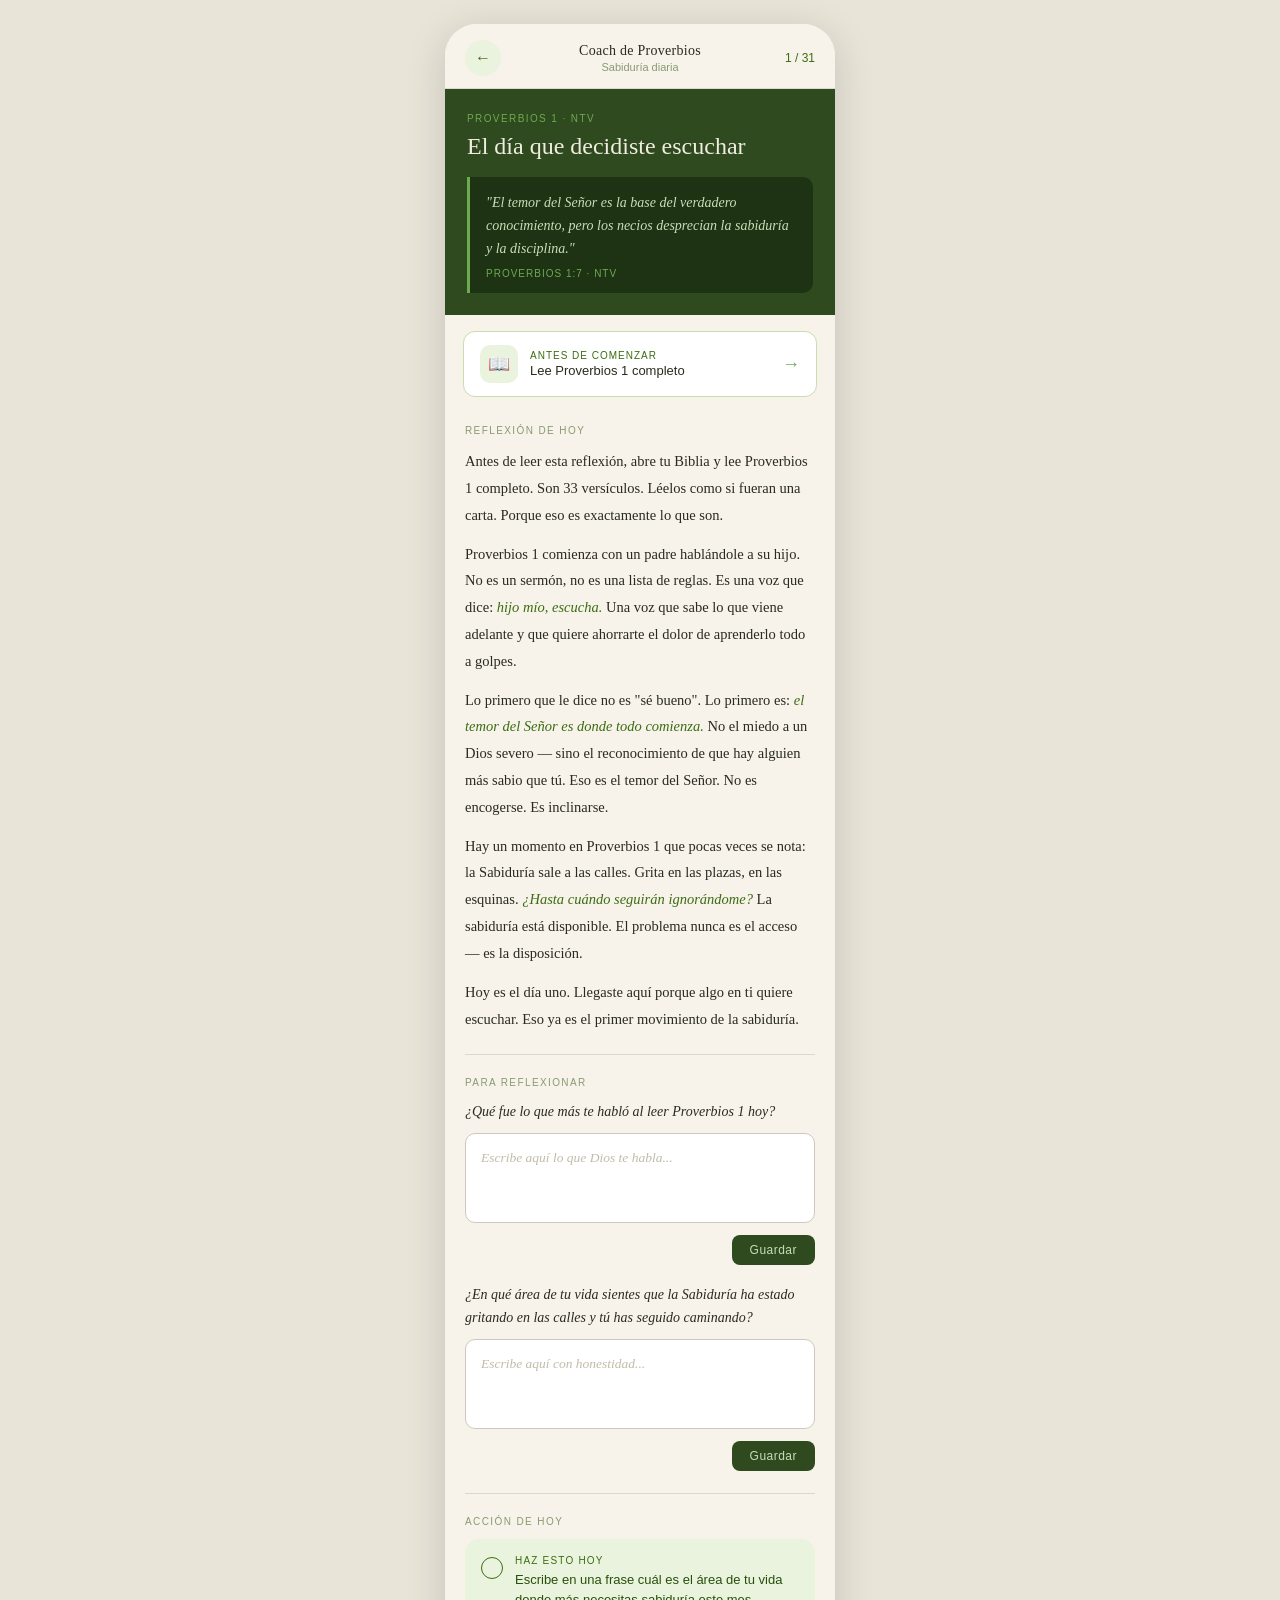
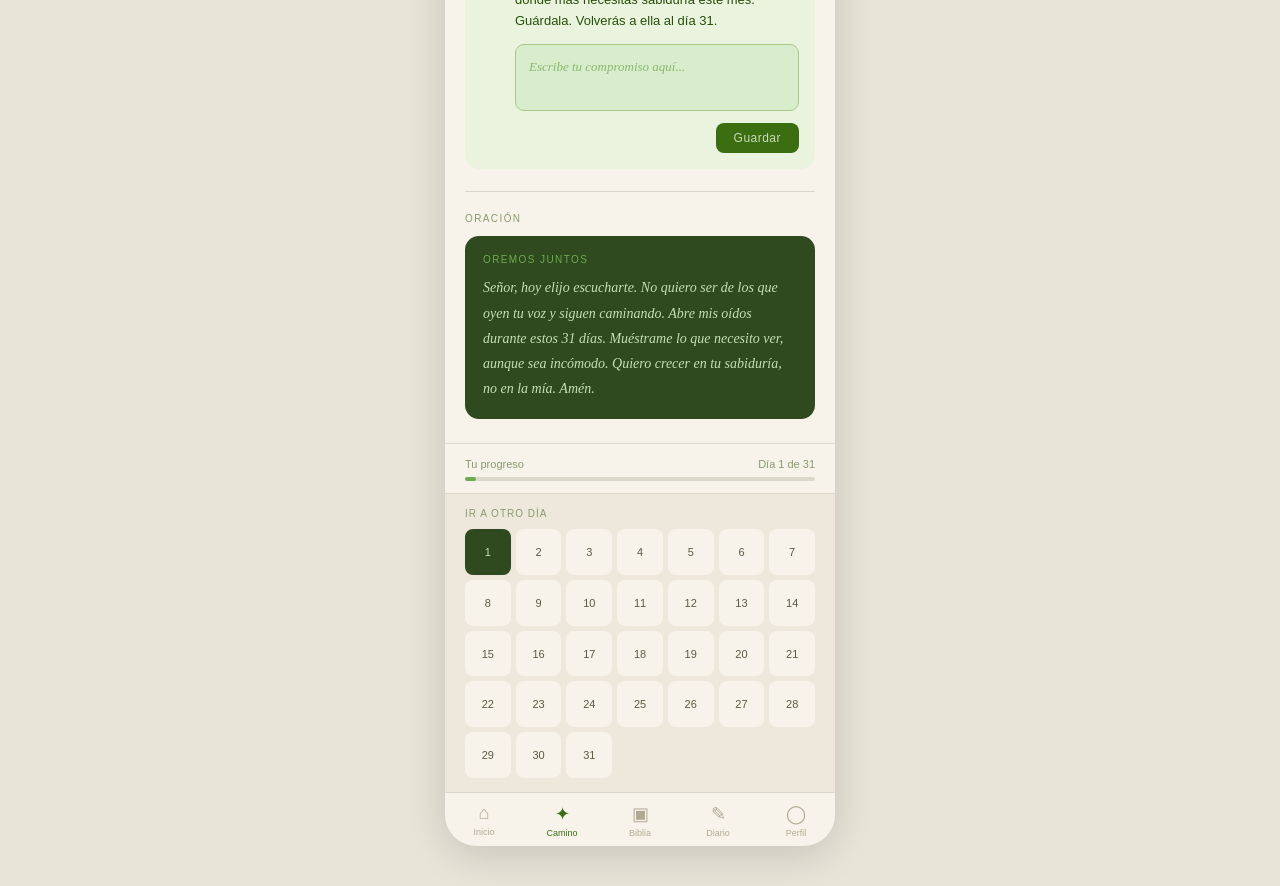
<file: coach-proverbios.html>
<!DOCTYPE html>
<html lang="es">
<head>
<meta charset="UTF-8">
<meta name="viewport" content="width=device-width, initial-scale=1.0">
<title>Coach de Proverbios · Yeshua</title>
<style>
  *, *::before, *::after { box-sizing: border-box; margin: 0; padding: 0; }

  :root {
    --cream: #f7f3ea;
    --cream-dark: #ede8db;
    --green-deep: #2e4a1e;
    --green-mid: #3b6d11;
    --green-accent: #6daa52;
    --green-light: #eaf3de;
    --green-text: #27500a;
    --gold: #b8860b;
    --text-primary: #2a2a1e;
    --text-secondary: #5a5a42;
    --text-muted: #8a9a70;
    --border: #ddd8cc;
    --white: #ffffff;
  }

  body {
    background: #e8e4d8;
    font-family: Georgia, 'Times New Roman', serif;
    min-height: 100vh;
    display: flex;
    align-items: flex-start;
    justify-content: center;
    padding: 24px 16px 40px;
  }

  .app {
    width: 100%;
    max-width: 390px;
    background: var(--cream);
    border-radius: 32px;
    overflow: hidden;
    box-shadow: 0 8px 40px rgba(0,0,0,0.15);
  }

  /* TOP NAV */
  .top-nav {
    display: flex;
    align-items: center;
    justify-content: space-between;
    padding: 16px 20px 12px;
    background: var(--cream);
    border-bottom: 0.5px solid var(--border);
    position: sticky;
    top: 0;
    z-index: 10;
  }
  .nav-back {
    width: 36px; height: 36px;
    border-radius: 50%;
    background: var(--green-light);
    border: none;
    color: var(--green-mid);
    font-size: 16px;
    cursor: pointer;
    display: flex; align-items: center; justify-content: center;
  }
  .nav-center { text-align: center; }
  .nav-title {
    font-family: Georgia, serif;
    font-size: 14px;
    color: var(--text-primary);
    font-weight: normal;
    letter-spacing: 0.02em;
  }
  .nav-sub {
    font-family: sans-serif;
    font-size: 11px;
    color: var(--text-muted);
    margin-top: 2px;
  }
  .nav-prog {
    font-family: sans-serif;
    font-size: 12px;
    color: var(--green-mid);
    font-weight: 500;
    min-width: 36px;
    text-align: right;
  }

  /* HERO */
  .hero {
    background: var(--green-deep);
    padding: 24px 22px 22px;
  }
  .hero-eyebrow {
    font-family: sans-serif;
    font-size: 10px;
    letter-spacing: 0.14em;
    text-transform: uppercase;
    color: var(--green-accent);
    margin-bottom: 8px;
  }
  .hero-title {
    font-family: Georgia, serif;
    font-size: 24px;
    color: #f0ece0;
    line-height: 1.2;
    margin-bottom: 16px;
    font-weight: normal;
  }
  .verse-block {
    background: #1e3314;
    border-left: 3px solid var(--green-accent);
    border-radius: 0 10px 10px 0;
    padding: 14px 16px;
  }
  .verse-text {
    font-size: 14px;
    color: #c8ddb8;
    line-height: 1.65;
    font-style: italic;
  }
  .verse-ref {
    font-family: sans-serif;
    font-size: 10px;
    color: var(--green-accent);
    margin-top: 8px;
    letter-spacing: 0.1em;
    text-transform: uppercase;
  }

  /* READ CTA */
  .read-cta {
    margin: 16px 18px 0;
    background: var(--white);
    border: 0.5px solid #c8ddb0;
    border-radius: 12px;
    padding: 13px 16px;
    display: flex;
    align-items: center;
    gap: 12px;
    cursor: pointer;
    transition: background 0.15s;
  }
  .read-cta:hover { background: #f0fae8; }
  .read-icon {
    width: 38px; height: 38px;
    border-radius: 10px;
    background: var(--green-light);
    display: flex; align-items: center; justify-content: center;
    font-size: 18px;
    flex-shrink: 0;
    color: var(--green-mid);
    font-family: sans-serif;
  }
  .read-copy { flex: 1; }
  .read-label {
    font-family: sans-serif;
    font-size: 10px;
    color: var(--green-mid);
    letter-spacing: 0.1em;
    text-transform: uppercase;
    margin-bottom: 2px;
  }
  .read-text {
    font-family: sans-serif;
    font-size: 13px;
    color: var(--text-primary);
    font-weight: 500;
  }
  .read-arrow { color: var(--green-accent); font-size: 18px; font-family: sans-serif; }

  /* CONTENT */
  .content { padding: 22px 20px 0; background: var(--cream); }

  .section-eyebrow {
    font-family: sans-serif;
    font-size: 10px;
    letter-spacing: 0.14em;
    text-transform: uppercase;
    color: var(--text-muted);
    margin-bottom: 12px;
  }

  .prose {
    font-size: 14.5px;
    color: var(--text-primary);
    line-height: 1.85;
    margin-bottom: 16px;
  }
  .prose p { margin-bottom: 12px; }
  .prose p:last-child { margin-bottom: 0; }
  .prose em { font-style: italic; color: var(--green-mid); }

  .divider {
    height: 0.5px;
    background: var(--border);
    margin: 22px 0;
  }

  /* WRITE BLOCKS */
  .write-block { margin-bottom: 18px; }
  .write-prompt {
    font-size: 14px;
    color: var(--text-primary);
    line-height: 1.65;
    font-style: italic;
    margin-bottom: 10px;
  }
  .write-area {
    width: 100%;
    background: var(--white);
    border: 0.5px solid #ccc9bc;
    border-radius: 10px;
    padding: 13px 15px;
    font-size: 13.5px;
    color: var(--text-primary);
    font-family: Georgia, serif;
    line-height: 1.7;
    resize: none;
    min-height: 90px;
    outline: none;
    transition: border-color 0.2s;
  }
  .write-area:focus { border-color: var(--green-accent); }
  .write-area::placeholder { color: #c0bca8; font-style: italic; }
  .save-row {
    display: flex;
    justify-content: flex-end;
    align-items: center;
    gap: 10px;
    margin-top: 8px;
  }
  .saved-msg {
    font-family: sans-serif;
    font-size: 11px;
    color: var(--green-accent);
    display: none;
  }
  .saved-msg.show { display: block; }
  .btn-save {
    background: var(--green-deep);
    color: #c8ddb8;
    border: none;
    border-radius: 8px;
    padding: 8px 18px;
    font-family: sans-serif;
    font-size: 12px;
    letter-spacing: 0.04em;
    cursor: pointer;
    transition: opacity 0.15s;
  }
  .btn-save:hover { opacity: 0.85; }

  /* ACTION */
  .action-box {
    background: var(--green-light);
    border-radius: 14px;
    padding: 16px;
    margin-bottom: 16px;
    display: flex;
    gap: 12px;
    align-items: flex-start;
  }
  .action-check {
    width: 22px; height: 22px;
    border-radius: 50%;
    border: 1.5px solid var(--green-mid);
    flex-shrink: 0;
    margin-top: 2px;
    cursor: pointer;
    display: flex; align-items: center; justify-content: center;
    transition: background 0.2s;
    font-size: 12px;
    color: transparent;
    background: transparent;
    font-family: sans-serif;
  }
  .action-check.done {
    background: var(--green-mid);
    border-color: var(--green-mid);
    color: white;
  }
  .action-body { flex: 1; }
  .action-label {
    font-family: sans-serif;
    font-size: 10px;
    color: var(--green-mid);
    letter-spacing: 0.12em;
    text-transform: uppercase;
    margin-bottom: 4px;
  }
  .action-text {
    font-family: sans-serif;
    font-size: 13px;
    color: var(--green-text);
    line-height: 1.6;
  }
  .action-write {
    width: 100%;
    background: #d8edcc;
    border: 0.5px solid #a8c88a;
    border-radius: 9px;
    padding: 11px 13px;
    font-size: 13px;
    color: var(--green-text);
    font-family: Georgia, serif;
    line-height: 1.65;
    resize: none;
    min-height: 65px;
    margin-top: 12px;
    outline: none;
    transition: border-color 0.2s;
  }
  .action-write:focus { border-color: var(--green-mid); }
  .action-write::placeholder { color: #8ab870; font-style: italic; }

  /* PRAYER */
  .prayer-box {
    background: var(--green-deep);
    border-radius: 14px;
    padding: 18px;
    margin-bottom: 24px;
  }
  .prayer-label {
    font-family: sans-serif;
    font-size: 10px;
    color: var(--green-accent);
    letter-spacing: 0.14em;
    text-transform: uppercase;
    margin-bottom: 10px;
  }
  .prayer-text {
    font-size: 14px;
    color: #c8ddb8;
    line-height: 1.8;
    font-style: italic;
  }

  /* PROGRESS */
  .progress-bar {
    padding: 14px 20px 12px;
    background: var(--cream);
    border-top: 0.5px solid var(--border);
  }
  .progress-info {
    display: flex;
    justify-content: space-between;
    font-family: sans-serif;
    font-size: 11px;
    color: var(--text-muted);
    margin-bottom: 7px;
  }
  .prog-track {
    height: 4px;
    background: var(--border);
    border-radius: 2px;
  }
  .prog-fill {
    height: 4px;
    background: var(--green-accent);
    border-radius: 2px;
    transition: width 0.4s ease;
  }

  /* DAY SELECTOR */
  .day-selector {
    padding: 14px 20px;
    background: var(--cream-dark);
    border-top: 0.5px solid var(--border);
  }
  .day-selector-label {
    font-family: sans-serif;
    font-size: 10px;
    color: var(--text-muted);
    letter-spacing: 0.1em;
    text-transform: uppercase;
    margin-bottom: 10px;
  }
  .days-grid {
    display: grid;
    grid-template-columns: repeat(7, 1fr);
    gap: 5px;
  }
  .day-btn {
    aspect-ratio: 1;
    border-radius: 8px;
    border: none;
    background: var(--cream);
    font-family: sans-serif;
    font-size: 11px;
    color: var(--text-secondary);
    cursor: pointer;
    transition: all 0.15s;
    display: flex;
    align-items: center;
    justify-content: center;
  }
  .day-btn:hover { background: var(--green-light); color: var(--green-mid); }
  .day-btn.active {
    background: var(--green-deep);
    color: #c8ddb8;
    font-weight: 500;
  }
  .day-btn.completed {
    background: var(--green-light);
    color: var(--green-mid);
  }

  /* BOTTOM NAV */
  .bottom-nav {
    background: var(--cream);
    border-top: 0.5px solid var(--border);
    display: flex;
    padding: 10px 0 8px;
  }
  .bnav-item {
    flex: 1;
    display: flex;
    flex-direction: column;
    align-items: center;
    gap: 3px;
    font-family: sans-serif;
    font-size: 9px;
    color: #b0aa94;
    cursor: pointer;
    border: none;
    background: none;
  }
  .bnav-item.active { color: var(--green-mid); }
  .bnav-icon { font-size: 18px; }
</style>
</head>
<body>
<div class="app" id="app">

  <div class="top-nav">
    <button class="nav-back" onclick="goBack()">←</button>
    <div class="nav-center">
      <div class="nav-title">Coach de Proverbios</div>
      <div class="nav-sub">Sabiduría diaria</div>
    </div>
    <div class="nav-prog" id="nav-prog">1 / 31</div>
  </div>

  <!-- HERO -->
  <div class="hero">
    <p class="hero-eyebrow" id="hero-eyebrow">Proverbios 1 · NTV</p>
    <h1 class="hero-title" id="hero-title">El día que decidiste escuchar</h1>
    <div class="verse-block">
      <p class="verse-text" id="verse-text">"El temor del Señor es la base del verdadero conocimiento, pero los necios desprecian la sabiduría y la disciplina."</p>
      <p class="verse-ref" id="verse-ref">Proverbios 1:7 · NTV</p>
    </div>
  </div>

  <!-- READ CTA -->
  <div style="background: var(--cream); padding-bottom: 2px;">
    <div class="read-cta" id="read-cta" onclick="openBible()">
      <div class="read-icon">📖</div>
      <div class="read-copy">
        <p class="read-label">Antes de comenzar</p>
        <p class="read-text" id="read-text">Lee Proverbios 1 completo</p>
      </div>
      <span class="read-arrow">→</span>
    </div>
  </div>

  <!-- CONTENT -->
  <div class="content">
    <div style="height: 4px;"></div>
    <p class="section-eyebrow">Reflexión de hoy</p>
    <div class="prose" id="prose-content"></div>

    <div class="divider"></div>
    <p class="section-eyebrow">Para reflexionar</p>

    <div class="write-block">
      <p class="write-prompt" id="q1-prompt"></p>
      <textarea class="write-area" id="q1" placeholder="Escribe aquí lo que Dios te habla..."></textarea>
      <div class="save-row">
        <span class="saved-msg" id="badge1">✓ Guardado</span>
        <button class="btn-save" onclick="guardar(1)">Guardar</button>
      </div>
    </div>

    <div class="write-block">
      <p class="write-prompt" id="q2-prompt"></p>
      <textarea class="write-area" id="q2" placeholder="Escribe aquí con honestidad..."></textarea>
      <div class="save-row">
        <span class="saved-msg" id="badge2">✓ Guardado</span>
        <button class="btn-save" onclick="guardar(2)">Guardar</button>
      </div>
    </div>

    <div class="divider"></div>
    <p class="section-eyebrow">Acción de hoy</p>
    <div class="action-box">
      <div class="action-check" id="action-check" onclick="toggleCheck()"></div>
      <div class="action-body">
        <p class="action-label">Haz esto hoy</p>
        <p class="action-text" id="action-text"></p>
        <textarea class="action-write" id="q3" placeholder="Escribe tu compromiso aquí..."></textarea>
        <div class="save-row" style="margin-top:8px;">
          <span class="saved-msg" id="badge3">✓ Guardado</span>
          <button class="btn-save" style="background:var(--green-mid);" onclick="guardar(3)">Guardar</button>
        </div>
      </div>
    </div>

    <div class="divider"></div>
    <p class="section-eyebrow">Oración</p>
    <div class="prayer-box">
      <p class="prayer-label">Oremos juntos</p>
      <p class="prayer-text" id="prayer-text"></p>
    </div>
  </div>

  <!-- PROGRESS -->
  <div class="progress-bar">
    <div class="progress-info">
      <span>Tu progreso</span>
      <span id="prog-label">Día 1 de 31</span>
    </div>
    <div class="prog-track">
      <div class="prog-fill" id="prog-fill" style="width:3.2%"></div>
    </div>
  </div>

  <!-- DAY SELECTOR -->
  <div class="day-selector">
    <p class="day-selector-label">Ir a otro día</p>
    <div class="days-grid" id="days-grid"></div>
  </div>

  <!-- BOTTOM NAV -->
  <div class="bottom-nav">
    <button class="bnav-item" onclick="goBack()"><span class="bnav-icon">⌂</span><span>Inicio</span></button>
    <button class="bnav-item active"><span class="bnav-icon">✦</span><span>Camino</span></button>
    <button class="bnav-item"><span class="bnav-icon">▣</span><span>Biblia</span></button>
    <button class="bnav-item"><span class="bnav-icon">✎</span><span>Diario</span></button>
    <button class="bnav-item"><span class="bnav-icon">◯</span><span>Perfil</span></button>
  </div>

</div>

<script>
const DAYS = [
  {
    cap: 1, title: "El día que decidiste escuchar",
    verse: '"El temor del Señor es la base del verdadero conocimiento, pero los necios desprecian la sabiduría y la disciplina."',
    ref: "Proverbios 1:7 · NTV",
    prose: `<p>Antes de leer esta reflexión, abre tu Biblia y lee Proverbios 1 completo. Son 33 versículos. Léelos como si fueran una carta. Porque eso es exactamente lo que son.</p>
<p>Proverbios 1 comienza con un padre hablándole a su hijo. No es un sermón, no es una lista de reglas. Es una voz que dice: <em>hijo mío, escucha.</em> Una voz que sabe lo que viene adelante y que quiere ahorrarte el dolor de aprenderlo todo a golpes.</p>
<p>Lo primero que le dice no es "sé bueno". Lo primero es: <em>el temor del Señor es donde todo comienza.</em> No el miedo a un Dios severo — sino el reconocimiento de que hay alguien más sabio que tú. Eso es el temor del Señor. No es encogerse. Es inclinarse.</p>
<p>Hay un momento en Proverbios 1 que pocas veces se nota: la Sabiduría sale a las calles. Grita en las plazas, en las esquinas. <em>¿Hasta cuándo seguirán ignorándome?</em> La sabiduría está disponible. El problema nunca es el acceso — es la disposición.</p>
<p>Hoy es el día uno. Llegaste aquí porque algo en ti quiere escuchar. Eso ya es el primer movimiento de la sabiduría.</p>`,
    q1: "¿Qué fue lo que más te habló al leer Proverbios 1 hoy?",
    q2: "¿En qué área de tu vida sientes que la Sabiduría ha estado gritando en las calles y tú has seguido caminando?",
    action: "Escribe en una frase cuál es el área de tu vida donde más necesitas sabiduría este mes. Guárdala. Volverás a ella al día 31.",
    prayer: "Señor, hoy elijo escucharte. No quiero ser de los que oyen tu voz y siguen caminando. Abre mis oídos durante estos 31 días. Muéstrame lo que necesito ver, aunque sea incómodo. Quiero crecer en tu sabiduría, no en la mía. Amén."
  },
  {
    cap: 2, title: "El corazón que busca de verdad",
    verse: '"Clama por inteligencia y pide entendimiento. Búscalos como si fueran plata, como si fueran tesoros escondidos."',
    ref: "Proverbios 2:3-4 · NTV",
    prose: `<p>Lee Proverbios 2 completo antes de continuar. Es un capítulo de condiciones y promesas — si haces esto, entonces recibirás aquello.</p>
<p>Proverbios 2 tiene la estructura de una ecuación. Si recibes mis palabras, si las guardas, si clamas por entendimiento, si lo buscas como plata, si lo buscas como tesoro — <em>entonces</em> entenderás el temor del Señor.</p>
<p>La imagen es poderosa: buscarla como tesoro escondido. Nadie busca un tesoro a medias. El que busca un tesoro mueve cada piedra. Vuelve al día siguiente. No se rinde. Esa es la actitud que Dios honra con su sabiduría.</p>
<p>Pero el capítulo revela algo hermoso: Dios no está escondiendo la sabiduría para ver quién la encuentra. Está esperando a los que la buscan de verdad para derramarla sobre ellos. Es un Padre que quiere dar, no un maestro que quiere reprobar.</p>
<p>El problema no es que Dios no quiera darnos sabiduría. El problema es que muchas veces la pedimos de pasada, sin urgencia real, esperando que llegue sola.</p>`,
    q1: "¿Estás buscando la sabiduría de Dios con la misma energía con que buscas otras cosas importantes en tu vida?",
    q2: "¿Qué tendría que cambiar en tu rutina diaria para buscarla como un tesoro?",
    action: "Aparta 10 minutos hoy — sin teléfono, sin ruido — solo para pedirle a Dios sabiduría en el área que escribiste ayer. Dile específicamente lo que necesitas entender.",
    prayer: "Padre, quiero ser de los que te buscan de verdad. Perdona las veces que te he pedido sabiduría de pasada, sin hambre real. Hoy te busco como un tesoro. Dame el entendimiento que solo tú puedes dar. Amén."
  },
  {
    cap: 3, title: "Confía aunque no entiendas",
    verse: '"Confía en el Señor con todo tu corazón; no dependas de tu propio entendimiento. Busca su voluntad en todo lo que hagas, y él te mostrará cuál camino tomar."',
    ref: "Proverbios 3:5-6 · NTV",
    prose: `<p>Lee Proverbios 3 completo. Es uno de los capítulos más ricos de todo el libro — cada párrafo contiene una instrucción y una promesa.</p>
<p>"Confía en el Señor con todo tu corazón." No con parte. No con la parte que ya entiendes. Con todo. Incluyendo la parte que todavía duele, la que no entiende por qué pasó lo que pasó.</p>
<p>"No dependas de tu propio entendimiento." Esto no significa apagar el cerebro. Significa reconocer los límites de tu perspectiva. Tú ves desde un punto. Dios ve el cuadro completo. Tu lógica funciona con la información que tienes. Dios trabaja con información que tú no tienes todavía.</p>
<p>El capítulo también habla de algo que pocas veces conectamos con la sabiduría: la generosidad y el honor a Dios con los primeros frutos. La sabiduría no es solo filosófica — se expresa en cómo manejamos el dinero, cómo tratamos a nuestros vecinos.</p>
<p>Y termina con una imagen hermosa: Dios disciplina al que ama. La corrección de Dios no es señal de abandono. Es señal de que todavía está en el proceso contigo.</p>`,
    q1: "¿Hay alguna situación donde estás dependiendo más de tu propio entendimiento que de la dirección de Dios?",
    q2: "¿Qué te impide confiarle esa área completamente a Él?",
    action: "Identifica una decisión que tienes pendiente. Antes de actuar, escríbela aquí y ora específicamente pidiéndole a Dios que te muestre el camino — y espera antes de decidir.",
    prayer: "Señor, me cuesta confiar en lo que no entiendo. Pero hoy elijo darte esa área donde mi lógica se agota. Tú ves lo que yo no veo. Guía mis pasos, aunque no me muestres todos los detalles. Amén."
  },
  {
    cap: 4, title: "Guarda tu corazón sobre todas las cosas",
    verse: '"Sobre toda cosa guardada, guarda tu corazón; porque de él mana la vida."',
    ref: "Proverbios 4:23 · NTV",
    prose: `<p>Lee Proverbios 4 completo. Es el capítulo donde el padre le habla al hijo con más urgencia — casi con desesperación amorosa.</p>
<p>El padre recuerda cuando su propio padre le enseñó sabiduría. Algo pasa de generación en generación. La sabiduría no es solo algo que aprendes — es algo que recibes y luego tienes la responsabilidad de dar.</p>
<p>Pero la instrucción más importante llega al final: <em>guarda tu corazón sobre todas las cosas, porque de él mana la vida.</em> En la Biblia, el corazón es el centro de la persona — el lugar desde donde nacen las decisiones, los deseos, las palabras, las acciones.</p>
<p>Por eso guardar el corazón es tan urgente. Un corazón descuidado produce vida descuidada. Un corazón herido y sin sanar produce decisiones heridas. Un corazón lleno de resentimiento produce palabras de resentimiento aunque intentes esconderlas.</p>
<p>¿Qué estás dejando entrar a tu corazón? ¿Qué conversaciones, qué imágenes, qué voces, qué hábitos? Todo eso está formando algo en ti, aunque no lo notes.</p>`,
    q1: "¿Qué estás dejando entrar a tu corazón regularmente que está drenando tu vida en lugar de alimentarla?",
    q2: "¿Qué necesitas proteger con más intención esta semana?",
    action: "Identifica una cosa que estás consumiendo regularmente — una red social, un tipo de conversación, un hábito — que no está alimentando tu corazón. Decide hoy reducirla o eliminarla.",
    prayer: "Señor, examina mi corazón. Muéstrame lo que he dejado entrar que no debería estar ahí. Ayúdame a guardar con intención lo más importante que tengo: el lugar desde donde vivo. Amén."
  },
  {
    cap: 5, title: "El agua de tu propio pozo",
    verse: '"Bebe el agua de tu propio pozo; comparte tu amor únicamente con tu esposa."',
    ref: "Proverbios 5:15 · NTV",
    prose: `<p>Lee Proverbios 5 completo. Es un capítulo directo, sin rodeos, sobre una de las áreas donde más se pierde la sabiduría: la sexualidad y el matrimonio.</p>
<p>El padre en Proverbios 5 le habla al hijo con claridad sobre algo que muchos padres evitan. No con vergüenza, no con religiosidad vacía — sino con la honestidad de alguien que sabe lo que está en juego.</p>
<p>Y luego llega la imagen del pozo. <em>Bebe el agua de tu propio pozo.</em> Es una imagen de intimidad, de exclusividad, de plenitud. Dios no diseñó la sexualidad como algo sucio — la diseñó como una fuente de vida, de gozo, de conexión profunda. Pero solo funciona dentro del pacto matrimonial.</p>
<p>Si estás soltero: este capítulo te llama a proteger tu corazón con intención, porque lo que cultivas hoy forma la persona que serás mañana. Si estás casado: es una invitación a reinvertir en tu propio pozo. A elegir a tu cónyuge de nuevo, con intención, cada día.</p>`,
    q1: "¿En qué áreas de tu vida estás buscando satisfacción fuera de los lugares que Dios diseñó para dártela?",
    q2: "¿Qué podrías hacer para invertir más en lo que ya tienes?",
    action: "Si estás casado: haz hoy un acto intencional de amor hacia tu cónyuge — no por obligación, sino por elección. Si estás soltero: escribe una oración pidiendo a Dios que guarde tu corazón.",
    prayer: "Señor, gracias porque diseñaste la intimidad como algo bueno. Perdóname por las veces que he buscado fuera de tus límites lo que solo tú puedes dar. Ayúdame a invertir con intención en lo que me has dado. Amén."
  },
  {
    cap: 6, title: "Las cosas que Dios no puede ignorar",
    verse: '"Hay seis cosas que el Señor odia, siete que son abominación para él."',
    ref: "Proverbios 6:16 · NTV",
    prose: `<p>Lee Proverbios 6 completo. Es un capítulo que mezcla consejos prácticos sobre finanzas, trabajo y carácter con advertencias muy directas sobre lo que destruye.</p>
<p>Empieza con un consejo financiero urgente: si te comprometiste con algo que no puedes cumplir, humíllate y ve a arreglarlo. No dejes que el orgullo te cueste más de lo que ya has perdido.</p>
<p>Luego habla del perezoso: ve a la hormiga. Nadie la supervisa. Nadie le da órdenes. Pero prepara en verano lo que necesitará en invierno. La sabiduría actúa antes de que sea urgente.</p>
<p>Y entonces llega la lista. Las siete cosas que Dios odia: los ojos arrogantes, la lengua mentirosa, las manos que derraman sangre inocente, el corazón que trama maldad, los pies que corren hacia el mal, el testigo falso y el que siembra discordia entre hermanos. La mayoría tienen que ver con cómo tratamos a otras personas.</p>
<p>La sabiduría sabe reconocer el fuego antes de que queme.</p>`,
    q1: "Al leer la lista de las siete cosas que Dios odia, ¿hay alguna que resuena contigo — no para condena, sino para honestidad?",
    q2: "¿Qué necesitas traer a la luz hoy?",
    action: "Elige una de las áreas del capítulo — finanzas, pereza, tus palabras — y escribe un paso concreto para alinearte mejor con la sabiduría de Dios en esa área esta semana.",
    prayer: "Señor, no quiero vivir ignorando lo que a ti te importa. Muéstrame las áreas donde estoy siendo descuidado. Dame valentía para corregir el rumbo antes de que las consecuencias sean más grandes. Amén."
  },
  {
    cap: 7, title: "Cuando el camino parece inofensivo",
    verse: '"Sígueme — le dijo ella. ¡Ven! Y él la siguió de inmediato, como un buey que va al matadero."',
    ref: "Proverbios 7:18,22 · NTV",
    prose: `<p>Lee Proverbios 7 completo. Es uno de los capítulos más narrativos — una historia con personajes, escena y desenlace.</p>
<p>El padre describe una escena que observa desde la ventana. Un joven sin juicio camina por las calles al caer la noche. La mujer lo encuentra, lo llama, lo invita. Sus palabras son perfectas: <em>ya hice mis ofrendas de paz, cumplí mis votos.</em> Hasta tiene coartada espiritual.</p>
<p>Y el joven la sigue. Como un buey al matadero. Sin saber que le costará la vida.</p>
<p>Lo que hace poderosa esta historia es el proceso. El joven no cayó de repente. Tomó decisiones pequeñas que lo llevaron ahí: salir de noche, caminar por ese barrio, quedarse a escucharla. Cada decisión sola parecía inofensiva. El conjunto fue fatal.</p>
<p>Así funciona la tentación. Rara vez llega de frente. Llega de lado, disfrazada, con argumentos razonables. El antídoto no es más reglas. Es más relación: <em>di a la sabiduría: eres mi hermana.</em></p>`,
    q1: "¿Hay algún camino en tu vida que estás recorriendo pensando que no tiene consecuencias, pero que paso a paso te aleja de donde quieres estar?",
    q2: "¿Cuáles son las decisiones pequeñas que están construyendo ese patrón?",
    action: "Identifica una decisión pequeña que has estado tomando repetidamente que podría construir un patrón peligroso. Escríbela con honestidad. ¿Adónde lleva ese camino si continúas?",
    prayer: "Señor, dame ojos para ver los caminos antes de recorrerlos hasta el final. Que la sabiduría no sea una regla externa sino una voz interna que reconozco y escucho. Guarda mis pasos hoy. Amén."
  },
  {
    cap: 8, title: "La sabiduría estaba ahí desde el principio",
    verse: '"Yo estaba con Dios desde el principio, desde antes de que comenzara la tierra."',
    ref: "Proverbios 8:23 · NTV",
    prose: `<p>Lee Proverbios 8 completo. Es uno de los capítulos más poéticos y teológicamente ricos de toda la Biblia.</p>
<p>En Proverbios 8, la Sabiduría habla en primera persona. Ella estaba antes de que existiera el mundo. Antes de los mares, antes de las montañas. Cuando Dios trazó los fundamentos de la tierra, la Sabiduría estaba a su lado. <em>Como un maestro artesano</em> — deleitándose en cada acto de la creación.</p>
<p>Esto significa algo profundo: la sabiduría no es una lista de consejos humanos. Es el principio que subyace a toda la realidad creada. Cuando vives sabiamente, no estás siguiendo reglas arbitrarias — estás viviendo en alineación con la manera en que el universo fue diseñado para funcionar.</p>
<p>Y la Sabiduría grita en los lugares más altos porque quiere ser encontrada. No hay exclusividad, no hay código secreto. Está disponible para todos los que la buscan.</p>
<p>Buscar la sabiduría no es una obligación religiosa. Es el camino hacia la vida plena.</p>`,
    q1: "¿Cómo cambia tu forma de ver la sabiduría saber que es el principio que sostiene toda la creación?",
    q2: "¿Qué decisión estás tomando ahora que podría estar en desalineación con ese orden?",
    action: "Lee los versículos 32 al 36 de nuevo, despacio. Escribe lo que significa para ti hoy 'vigilar día tras día' a las puertas de la sabiduría. ¿Qué hábito concreto te acercaría a eso?",
    prayer: "Señor, gracias porque la sabiduría no está escondida de mí. Está disponible, está llamando, está esperando. Hoy elijo escuchar. Que cada decisión de mi día esté alineada con el orden que tú pusiste en la creación. Amén."
  },
  {
    cap: 9, title: "A la mesa de la sabiduría",
    verse: '"La sabiduría ha construido su casa; ha tallado sus siete columnas. Ha preparado un gran banquete."',
    ref: "Proverbios 9:1-2 · NTV",
    prose: `<p>Lee Proverbios 9 completo. Es un capítulo breve pero lleno de contraste — dos mujeres, dos invitaciones, dos destinos.</p>
<p>Proverbios 9 presenta dos banquetes. El de la Sabiduría y el de la Necedad. Ambas invitan, ambas llaman, ambas tienen mesa puesta. La diferencia está en lo que sirven y adónde llevan.</p>
<p>La Sabiduría preparó su casa con cuidado. Su invitación es abierta: <em>vengan todos los que son simples.</em> No pide que lleguen perfectos. Pide que lleguen con hambre.</p>
<p>La Necedad también llama. Pero lo que ofrece es robado y escondido — presentado como si eso lo hiciera más emocionante. <em>El agua robada es más dulce.</em> Y los que entran sin pensar no saben que están entrando a un lugar de muerte.</p>
<p>En el medio del capítulo hay una verdad incómoda: si corriges a un burlón, él te odiará. Si instruyes a un sabio, él te amará. La sabiduría se mide también en cómo recibes la corrección.</p>`,
    q1: "¿A qué 'mesa' te has sentado más esta semana — a la de la sabiduría o a la de la necedad?",
    q2: "¿Qué voces e influencias están formando tu manera de pensar últimamente?",
    action: "Haz una lista de las tres fuentes de donde más recibes información esta semana. ¿Te están acercando a la sabiduría o alejando?",
    prayer: "Señor, quiero sentarme a tu mesa. No a la mesa de lo fácil o lo robado. Ayúdame a elegir bien las voces que me forman. Que mi apetito sea por lo que realmente alimenta. Amén."
  },
  {
    cap: 10, title: "Las manos que trabajan y las palabras que sanan",
    verse: '"Las manos diligentes gobiernan, mientras que las perezosas son obligadas a servir."',
    ref: "Proverbios 10:4 · NTV",
    prose: `<p>Lee Proverbios 10 completo. A partir de aquí, Proverbios cambia de formato — proverbios individuales agrupados por temas. Léelos despacio, uno por uno.</p>
<p>Dos temas atraviesan todo el capítulo: el trabajo y las palabras. Sobre el trabajo: <em>la mano diligente enriquece, pero la perezosa empobrece.</em> Dios creó un mundo donde el esfuerzo produce fruto. La pereza es una forma de despreciar los dones que Dios puso en nosotros.</p>
<p>Sobre las palabras: <em>las palabras del justo son plata pura... la boca del necio lleva a la ruina.</em> Las palabras no son neutras. Construyen o destruyen, sanan o hieren, abren puertas o las cierran.</p>
<p>Y hay una frase que conecta los dos temas: <em>el que habla demasiado, peca; el sabio sabe cuándo guardar silencio.</em> La sabiduría no siempre se expresa hablando. A veces se expresa callando.</p>`,
    q1: "¿En cuál de los dos temas — trabajo o palabras — necesitas más sabiduría ahora mismo?",
    q2: "¿Qué proverbio específico de este capítulo te habló más directamente y por qué?",
    action: "Elige un proverbio del capítulo 10 que te haya impactado y escríbelo en algún lugar visible hoy. Déjalo que te acompañe durante el día.",
    prayer: "Señor, que mis manos sean diligentes y mis palabras sean plata. Que lo que haga hoy refleje que tengo un Padre que trabaja y que habla con intención. Amén."
  },
  {
    cap: 11, title: "La humildad que abre caminos",
    verse: '"El orgullo lleva a la deshonra, pero con la humildad viene la sabiduría."',
    ref: "Proverbios 11:2 · NTV",
    prose: `<p>Lee Proverbios 11 completo. Es un capítulo sobre integridad, generosidad y el impacto que tenemos en los demás.</p>
<p>Proverbios 11 abre con la imagen de las balanzas falsas. El comerciante que engañaba a sus clientes mientras sonreía. Dios detesta eso — no porque sea técnicamente ilegal, sino porque revela un corazón doble. La integridad es ser la misma persona en todos los contextos.</p>
<p>Y luego llega el versículo central: el orgullo lleva a la deshonra, pero con la humildad viene la sabiduría. El orgulloso no puede aprender porque ya cree que sabe. No puede recibir corrección porque cualquier señalamiento lo siente como ataque.</p>
<p>El humilde, en cambio, llega a cada situación con espacio. Espacio para aprender, para ser corregido, para cambiar de opinión cuando la evidencia lo requiere.</p>
<p>Y hay una paradoja hermosa: <em>hay quienes dan con liberalidad y reciben más; hay quienes retienen lo que deben dar y terminan en la pobreza.</em> La generosidad no es un riesgo — es una inversión en la economía del reino.</p>`,
    q1: "¿En qué áreas de tu vida el orgullo te ha impedido aprender o recibir corrección?",
    q2: "¿Hay alguien que ha intentado señalarte algo que rechazaste sin realmente considerarlo?",
    action: "Piensa en alguien que te ha dado un consejo o corrección que no recibiste bien. Hoy, con humildad, vuelve a considerar si había algo de verdad en lo que dijeron.",
    prayer: "Señor, el orgullo es más sutil de lo que creo. Muéstrame dónde está operando en mi vida sin que yo lo vea. Dame la humildad que abre puertas, no el orgullo que las cierra. Amén."
  },
  {
    cap: 12, title: "Vale más ser real que parecer importante",
    verse: '"Más vale ser un don nadie con un sirviente que hacerse el importante sin tener qué comer."',
    ref: "Proverbios 12:9 · NTV",
    prose: `<p>Lee Proverbios 12 completo. Es un capítulo sobre autenticidad, trabajo y la diferencia entre lo que parece y lo que es.</p>
<p>Proverbios 12 tiene una obsesión: la diferencia entre la apariencia y la realidad. El versículo 9 es casi cómico en su directeza: vale más ser un don nadie con sustancia que hacerse el importante sin tener qué comer.</p>
<p>Es una crítica a vivir para la imagen. A gastar en lo que se ve para compensar lo que no se tiene. Hoy tiene más herramientas que nunca: las redes sociales nos dan la capacidad de construir una imagen que no corresponde a nuestra realidad.</p>
<p>La sabiduría nos llama a algo diferente: a construir sustancia, no imagen. A ser ricos en lo que importa, aunque nadie lo vea. A trabajar bien aunque nadie aplauda.</p>
<p>Y sobre las palabras: <em>las palabras hirientes hieren como espadas, pero la lengua de los sabios trae sanidad.</em> Las mismas palabras pueden herir o sanar. La diferencia no está solo en lo que decimos, sino en desde dónde lo decimos.</p>`,
    q1: "¿Hay algún área de tu vida donde estás invirtiendo más en la apariencia que en la realidad?",
    q2: "¿Qué cambiaría si nadie pudiera ver ese área de tu vida?",
    action: "Haz algo hoy que nadie va a ver pero que construye algo real — en tu trabajo, en tu familia, en tu fe. Que sea un acto de sustancia, no de imagen.",
    prayer: "Señor, líbrame de vivir para la apariencia. Que prefiera ser real a parecer importante. Construye en mí algo que valga, aunque nadie lo aplauda todavía. Amén."
  },
  {
    cap: 13, title: "El que aprende a recibir instrucción",
    verse: '"El que se niega a la corrección termina en la pobreza y la vergüenza; el que acepta la crítica es honrado."',
    ref: "Proverbios 13:18 · NTV",
    prose: `<p>Lee Proverbios 13 completo. Es un capítulo sobre cómo respondemos a la instrucción y qué produce esa respuesta en nuestra vida.</p>
<p>El que rechaza la corrección terminará en pobreza y vergüenza. El que la acepta es honrado. No porque sea perfecto — sino porque las personas a su alrededor saben que pueden confiarle algo: que si le señalas algo, lo va a considerar honestamente.</p>
<p>Recibir corrección bien es una habilidad rara. La mayoría la recibimos a la defensiva — buscando el error en el mensajero antes de considerar el mensaje. O la aceptamos en palabras pero no en hechos.</p>
<p>El capítulo también habla de los hijos: <em>el que no usa la vara odia a su hijo; el que lo ama se preocupa de disciplinarlo.</em> La disciplina no es crueldad. La ausencia de disciplina sí puede serlo.</p>
<p>Y hay una frase sobre el deseo que vale considerar: <em>el deseo cumplido deleita el alma.</em> Hay promesa de satisfacción para los que trabajan con intención y perseveran.</p>`,
    q1: "¿Cómo recibes la corrección? ¿Cuál es tu primera reacción cuando alguien te señala algo?",
    q2: "¿Qué dice eso de ti?",
    action: "Piensa en la última corrección que recibiste. Escribe honestamente: ¿había algo de verdad en lo que dijeron que todavía no has aplicado?",
    prayer: "Señor, hazme de los que reciben instrucción con gracia. Que no me aferre tanto a mi versión de la realidad que no pueda aprender. Que prefiera el dolor breve de ser corregido al dolor largo de no crecer. Amén."
  },
  {
    cap: 14, title: "Construir la casa o derribarla",
    verse: '"La mujer sabia edifica su hogar, pero la necia con sus propias manos lo derriba."',
    ref: "Proverbios 14:1 · NTV",
    prose: `<p>Lee Proverbios 14 completo. Es un capítulo de contrastes — sabio y necio, construir y destruir.</p>
<p>La imagen se aplica a todos: hay personas que edifican y personas que derriban. Y lo más inquietante es que la necia derriba <em>con sus propias manos</em> — no porque venga un enemigo externo, sino desde adentro.</p>
<p>¿Cómo se derriba una casa con las propias manos? Con palabras que hieren en lugar de sanar. Con ausencia emocional disfrazada de ocupación. Con prioridades mal ordenadas que descuidan lo más importante. Con amargura guardada que contamina el ambiente.</p>
<p>Y edificar tampoco siempre se ve dramático. A veces edificar es simplemente estar presente cuando importa. Hablar bien de los que amas cuando no están. Crear un ambiente donde las personas a tu alrededor pueden crecer.</p>
<p>Hay también una frase sobre los pobres que corta: <em>el que oprime al pobre insulta a su Creador.</em> Cómo tratamos a los vulnerables no es un tema político — es un tema de sabiduría y de carácter.</p>`,
    q1: "¿Estás construyendo o derrumbando en este momento de tu vida?",
    q2: "¿Qué hábito, actitud o patrón tuyo está dañando algo que vale la pena proteger?",
    action: "Elige una relación importante en tu vida. Haz hoy un acto consciente de edificación: una palabra, un gesto, una presencia. No porque sientas ganas — porque decides hacerlo.",
    prayer: "Señor, quiero ser de los que construyen. Muéstrame lo que estoy derrumbando sin darme cuenta. Dame sabiduría para edificar con mis palabras, mi presencia y mis decisiones. Amén."
  },
  {
    cap: 15, title: "La respuesta que apaga el fuego",
    verse: '"La respuesta apacible desvía el enojo, pero las palabras ásperas encienden los ánimos."',
    ref: "Proverbios 15:1 · NTV",
    prose: `<p>Lee Proverbios 15 completo. Es uno de los capítulos más prácticos de todo Proverbios — casi cada versículo es directamente aplicable hoy.</p>
<p>Una respuesta apacible apaga el fuego. Una respuesta áspera lo enciende. Todos lo sabemos. Y sin embargo, en el momento de tensión, lo primero que queremos hacer es responder con la misma moneda.</p>
<p>La sabiduría no dice que la respuesta apacible sea la más fácil. Dice que es la que funciona. Y hay una diferencia entre apacible y pasiva — puede decir cosas difíciles, puede no estar de acuerdo, puede mantener una posición firme. Lo que no hace es escalar.</p>
<p>El capítulo también habla de algo que conecta directamente: <em>el Señor está en todas partes, vigilando tanto a los malos como a los buenos.</em> Cuando nadie me ve, Dios sí me ve. Cuando estoy en privado, Dios está en esa conversación.</p>
<p>Y sobre la consejería: <em>los planes fracasan por falta de consejo; muchos consejeros traen éxito.</em> El sabio no toma decisiones importantes en soledad.</p>`,
    q1: "¿Hay una relación en tu vida donde regularmente respondes con aspereza en lugar de apacibilidad?",
    q2: "¿Qué produce eso en esa relación? ¿Qué produciría una respuesta diferente?",
    action: "La próxima vez que sientas la urgencia de responder con dureza — hoy, mañana — detente tres segundos antes de hablar. Solo tres. Y elige la respuesta apacible.",
    prayer: "Señor, necesito tu ayuda con mi boca. Mis primeras reacciones no siempre son sabias. Dame la pausa, dame el control, dame las palabras que apagan en lugar de las que encienden. Amén."
  },
  {
    cap: 16, title: "Tus planes y los de Dios",
    verse: '"Podemos hacer nuestros planes, pero el Señor determina nuestros pasos."',
    ref: "Proverbios 16:9 · NTV",
    prose: `<p>Lee Proverbios 16 completo. Es el capítulo central de Proverbios — temáticamente habla de la soberanía de Dios sobre los planes humanos.</p>
<p>Al hombre le parece bueno todo lo que hace, pero el Señor examina sus intenciones. No solo nuestras acciones — nuestras intenciones. Lo que hay detrás de lo que hacemos.</p>
<p>Y luego viene el versículo: podemos hacer nuestros planes, pero el Señor determina nuestros pasos. Esto no es una invitación a la pasividad. Es una invitación a la rendición. Planea con todo tu corazón — y sostén los planes con mano abierta, porque Dios puede llevarte a algo mejor de lo que tú planificaste.</p>
<p>Los planes que se frustran no siempre son señal de fracaso. A veces son señal de redirección.</p>
<p>Y hay una frase sobre el orgullo que vale recordar: <em>el orgullo va antes de la destrucción, y la arrogancia antes de la caída.</em> El orgullo se instala despacio, en las pequeñas formas en que empezamos a depender más de nuestra fuerza que de la dirección de Dios.</p>`,
    q1: "¿Hay un plan tuyo que Dios parece estar frustrando o redirigiendo?",
    q2: "¿Puedes considerar la posibilidad de que lo que parece un obstáculo sea en realidad una corrección de rumbo?",
    action: "Escribe los planes más importantes que tienes ahora mismo. Luego, uno por uno, díselos a Dios en oración con manos abiertas: 'Señor, esto quiero yo — pero que se haga tu voluntad.'",
    prayer: "Señor, tengo mis planes. Pero hoy los pongo en tus manos. Que tu propósito prevalezca sobre mi preferencia. Confío en que lo que tú diriges es mejor que lo que yo diseño. Amén."
  },
  {
    cap: 17, title: "El corazón alegre es medicina",
    verse: '"El corazón alegre es buena medicina, pero el espíritu quebrantado consume las fuerzas."',
    ref: "Proverbios 17:22 · NTV",
    prose: `<p>Lee Proverbios 17 completo. Es un capítulo sobre relaciones, conflictos, amistades y el estado del corazón.</p>
<p>La medicina moderna lo confirma: el estado emocional afecta directamente la salud física. El estrés crónico debilita. La alegría genuina tiene efectos medibles en el cuerpo. Y la Biblia lo dijo hace tres mil años: el corazón alegre es medicina.</p>
<p>Esto plantea una pregunta seria: ¿de dónde viene la alegría? No del optimismo forzado, no de fingir que todo está bien. La alegría bíblica es más profunda — es el resultado de una relación viva con Dios, de saber que eres amado, de confiar que el que controla el resultado final está a tu favor.</p>
<p>El capítulo también habla de los conflictos: <em>soltar un pleito antes de que estalle es señal de honor.</em> No todo conflicto merece ser peleado. La sabiduría sabe distinguir entre los que valen la pena sostener y los que es mejor soltar.</p>
<p>El necio gasta su energía en pleitos sin fruto. El sabio la guarda para lo que importa.</p>`,
    q1: "¿Qué está robando tu alegría en este momento?",
    q2: "¿Es algo que puedes cambiar, algo que debes soltar, o algo que necesitas llevar a Dios de manera diferente?",
    action: "Haz algo hoy que genuinamente te traiga alegría santa — no escapismo, sino gozo real. Adora, camina, comparte con alguien que amas. Cuida tu corazón como si fuera medicina, porque lo es.",
    prayer: "Señor, cuida mi corazón. No quiero cargar un espíritu quebrantado que consume mis fuerzas. Renueva mi alegría — la profunda que viene de saber que tú estás conmigo. Amén."
  },
  {
    cap: 18, title: "El que escucha antes de hablar",
    verse: '"El que responde antes de escuchar muestra su necedad y se cubre de vergüenza."',
    ref: "Proverbios 18:13 · NTV",
    prose: `<p>Lee Proverbios 18 completo. Es un capítulo que se enfoca en las palabras — su poder, su peligro y su responsabilidad.</p>
<p>Proverbios 18 comienza con una descripción del necio que resulta incómoda porque muchos nos reconocemos: <em>al necio no le interesa entender, solo quiere expresar sus propias opiniones.</em> Hablar para ser escuchado, no escuchar para entender.</p>
<p>La sabiduría propone algo diferente: escucha primero. Entiende antes de responder. El que responde antes de escuchar no solo comete un error social — se cubre de vergüenza.</p>
<p>Y hay una de las frases más poderosas sobre las palabras: <em>la lengua puede traer vida o muerte; los que hablan mucho cosecharán las consecuencias.</em> Cada vez que abrimos la boca estamos plantando algo — vida o muerte — en el corazón de quien escucha.</p>
<p>Las relaciones profundas no se consiguen siendo encantador — se construyen siendo fiel, siendo consistente, siendo el tipo de persona que está cuando importa.</p>`,
    q1: "¿En qué conversaciones tiendes a responder antes de entender completamente?",
    q2: "¿Hay alguien en tu vida a quien le debes el regalo de escucharlos de verdad antes de responder?",
    action: "En tu próxima conversación importante, practica este ejercicio: antes de responder, repite con tus propias palabras lo que la otra persona acaba de decir. Asegúrate de haber entendido antes de hablar.",
    prayer: "Señor, dame el don de escuchar. No para formular mi respuesta mientras el otro habla, sino para realmente entender. Que mis palabras traigan vida, no porque sean muchas sino porque son sabias. Amén."
  },
  {
    cap: 19, title: "La generosidad que le presta a Dios",
    verse: '"Si ayudas al pobre, le prestas al Señor, ¡y él te lo pagará!"',
    ref: "Proverbios 19:17 · NTV",
    prose: `<p>Lee Proverbios 19 completo. Es un capítulo sobre carácter, pobreza, generosidad y los peligros del dinero mal entendido.</p>
<p>Ayudar al pobre es prestarle al Señor. No a una organización. No a una causa. Al Señor mismo. Esto cambia completamente la naturaleza de la generosidad. Ya no es filantropía — es transacción con Dios. Ya no es pérdida — es inversión con el mejor garante del universo.</p>
<p>El capítulo también habla de la herencia: <em>la casa y la riqueza son herencia de los padres; pero la mujer prudente es don del Señor.</em> Lo que dejamos en herencia no es solo patrimonio — es carácter, es fe, son los valores con los que criamos a los que vienen detrás.</p>
<p>Y hay una frase sobre la pereza que es casi humorística: <em>el perezoso mete la mano en el plato, pero ni siquiera puede llevarse la comida a la boca.</em> La pereza no solo no produce — ni siquiera disfruta lo que ya tiene.</p>`,
    q1: "¿Cómo es tu relación con la generosidad hacia los que tienen menos?",
    q2: "¿La vives como una carga, como una obligación religiosa, o como una transacción de confianza con Dios?",
    action: "Haz hoy un acto de generosidad — no porque alguien te lo pidió, no porque sea visible, sino porque decidiste prestarle algo a Dios. Puede ser tiempo, dinero, o un servicio concreto.",
    prayer: "Señor, quiero ser generoso de verdad. No para que me vean, no por obligación, sino porque confío en que lo que doy a los que necesitan, tú lo recibes. Forma en mí un corazón abierto. Amén."
  },
  {
    cap: 20, title: "El dominio propio que todo lo sostiene",
    verse: '"El vino produce burlones; la bebida fuerte lleva a peleas. Todo el que es engañado por ellas no es sabio."',
    ref: "Proverbios 20:1 · NTV",
    prose: `<p>Lee Proverbios 20 completo. Es un capítulo sobre dominio propio, integridad, y las consecuencias de las decisiones impulsivas.</p>
<p>La advertencia sobre el alcohol es en realidad sobre todo lo que nos controla en lugar de que nosotros lo controlemos. Puede ser la ira, el miedo, el deseo de aprobación, la necesidad de tener siempre la razón. Cuando algo nos controla más que nuestra fe, perdemos la sabiduría en ese punto.</p>
<p>El capítulo también tiene una frase que los padres deberían meditar: <em>hasta los niños se conocen por sus acciones; sus hechos muestran si son puros y correctos.</em> El carácter no se forma con palabras — se forma con hábitos.</p>
<p>Y hay una advertencia sobre la venganza que libera: <em>no digas "me vengaré"; espera al Señor y él te rescatará.</em> La persona que espera en Dios para hacer justicia vive más libre que la que carga con la responsabilidad de equilibrar todas las cuentas.</p>`,
    q1: "¿Qué te controla a ti más de lo que tú lo controlas?",
    q2: "¿Dónde está el área donde más te cuesta dominar tus propias reacciones?",
    action: "Elige hoy una disciplina de dominio propio — algo que normalmente cedes — y practícala con intención. No como castigo, sino como ejercicio de libertad.",
    prayer: "Señor, quiero ser libre. Libre de las cosas que me controlan en lugar de que yo las controle. Dame dominio propio — no por fuerza de voluntad, sino por la transformación que solo tú puedes hacer. Amén."
  },
  {
    cap: 21, title: "Dios examina lo que hay adentro",
    verse: '"Las personas pueden considerarse rectas en su propia opinión, pero el Señor examina el corazón."',
    ref: "Proverbios 21:2 · NTV",
    prose: `<p>Lee Proverbios 21 completo. Es un capítulo que desafía la autocomplacencia espiritual.</p>
<p>Podemos <em>considerarnos</em> rectos — y aun así estar equivocados. Porque el estándar de medida no es nuestra propia percepción. Es el examen de Dios, que ve el corazón.</p>
<p>La persona que dice "yo soy buena persona" puede estar en lo correcto — o puede estar midiendo con la regla equivocada. El Señor no pregunta si cumpliste la lista. Pregunta qué había en tu corazón cuando la cumpliste.</p>
<p>El capítulo también tiene una frase directa sobre la práctica de la justicia: <em>hacer lo correcto y lo justo es más aceptable para el Señor que ofrecer un sacrificio.</em> La religiosidad sin justicia es hueca. Dios prefiere que trates bien a las personas sobre cualquier ritual.</p>
<p>Y sobre los apetitos: <em>los que aman el placer se vuelven pobres.</em> No es que el placer sea malo — es que cuando el placer gobierna, la provisión sufre.</p>`,
    q1: "¿Hay algún área en tu vida donde te consideras recto pero quizás no has dejado que Dios examine realmente tu corazón?",
    q2: "¿Cuáles son tus motivaciones reales en esa área?",
    action: "Pide a Dios en oración: 'Revela mi motivación.' Y luego escucha. Escribe lo primero que venga a tu mente, sin juzgarlo — solo observa lo que encuentras.",
    prayer: "Señor, examina mi corazón. No quiero medirme con mi propia regla — quiero que seas tú quien evalúe. Muéstrame lo que hay adentro que no corresponde con quien quiero ser. Amén."
  },
  {
    cap: 22, title: "El nombre que vale más que el oro",
    verse: '"Elige una buena reputación sobre las muchas riquezas; ser tenido en gran estima es mejor que la plata o el oro."',
    ref: "Proverbios 22:1 · NTV",
    prose: `<p>Lee Proverbios 22 completo. Es un capítulo sobre reputación, generosidad, crianza y los peligros de las deudas.</p>
<p>Una buena reputación vale más que el oro. En un mundo que mide el éxito en patrimonio acumulado, la Biblia dice que el mayor activo que tienes es quién eres cuando las personas pronuncian tu nombre. La reputación no se compra. Se construye lentamente, en las decisiones pequeñas que nadie registra pero que todos eventualmente sienten.</p>
<p>El capítulo también tiene uno de los versículos más citados sobre la crianza: <em>dirige a tus hijos por el camino correcto, y cuando sean mayores, no lo abandonarán.</em> Los hijos criados con valores sólidos tienen una brújula interna que los llama de regreso, aunque en algún momento se alejen.</p>
<p>Y sobre las deudas: <em>el rico gobierna al pobre, y el que pide prestado es sirviente del que presta.</em> Las deudas no son simplemente financieras — son relacionales y emocionales. El endeudado carga con una servidumbre invisible que limita su libertad.</p>`,
    q1: "¿Cuál es tu reputación real — no la que quieres tener, sino la que tienes?",
    q2: "¿Qué dirían las personas más cercanas a ti si se les preguntara cómo eres de verdad?",
    action: "Escribe tres palabras con las que quieres que te describan dentro de cinco años. Luego pregúntate: ¿mis decisiones de esta semana están construyendo hacia esas palabras?",
    prayer: "Señor, quiero un nombre que valga. No fama — integridad. Que cuando las personas pronuncien mi nombre, lo que sientan sea confianza. Forma mi carácter antes que mi reputación. Amén."
  },
  {
    cap: 23, title: "No te mates por hacerte rico",
    verse: '"No te agotes tratando de hacerte rico; sé lo bastante sabio para saber cuándo parar."',
    ref: "Proverbios 23:4 · NTV",
    prose: `<p>Lee Proverbios 23 completo. Es un capítulo sobre apetitos — el apetito por el dinero, por la comida, por el vino — y cómo la sabiduría los regula.</p>
<p>No te agotes tratando de hacerte rico. Las riquezas vuelen como un águila. Lo que hoy está en tu mano, mañana puede no estar. Construir tu vida sobre la acumulación es construir sobre arena.</p>
<p>Esto no es un elogio a la pobreza. Es un llamado a la perspectiva. Trabaja, produce, sé excelente — pero que el objetivo de tu vida no sea el número en tu cuenta bancaria.</p>
<p>El capítulo también habla de los hijos con uno de los versículos más emotivos: <em>que se alegre tu padre y tu madre, que se regocije la que te dio a luz.</em> La sabiduría no es solo personal — tiene un impacto en las personas que te aman.</p>
<p>Y cierra con una advertencia sobre el alcohol — no como moralismo, sino como descripción de lo que produce en quienes lo hacen su compañía constante: al final muerde como serpiente y envenena como víbora.</p>`,
    q1: "¿Estás agotándote por algo que, en el fondo, sabes que es pasajero?",
    q2: "¿Cuál es el apetito que más te cuesta regular?",
    action: "Escribe cuál es la cosa que más persigues ahora mismo. Luego pregúntate: si la consigo, ¿me acerca o me aleja de la persona que quiero ser?",
    prayer: "Señor, regula mis apetitos. Que no me agote persiguiendo lo que no satisface. Que mis esfuerzos estén alineados con lo que tú dices que vale la pena. Amén."
  },
  {
    cap: 24, title: "No te alegres cuando tu enemigo caiga",
    verse: '"No te alegres cuando caigan tus enemigos; no te regocijes cuando tropiecen."',
    ref: "Proverbios 24:17 · NTV",
    prose: `<p>Lee Proverbios 24 completo. Es un capítulo sobre valentía, perseverancia y la actitud del corazón frente al éxito ajeno y al fracaso del adversario.</p>
<p>No te alegres cuando tu enemigo caiga. Cuando alguien que te hizo daño fracasa, hay algo en nosotros que quiere sentir satisfacción. La Biblia lo llama por su nombre: eso no es justicia. Es regodeo. Y Dios lo ve y no le agrada.</p>
<p>La sabiduría no celebra el dolor ajeno, ni siquiera el de los que nos hicieron daño. La caída de otro ser humano no es victoria — es tragedia.</p>
<p>El capítulo también habla de valentía: <em>rescata a los que van a la muerte; si dices 'no sabía de esto', ¿acaso no lo sabe el que pesa los corazones?</em> No puedes pretender ignorancia sobre el sufrimiento que está a tu alcance.</p>
<p>Y una de las frases más útiles para los tiempos difíciles: <em>si te desmayas en tiempo de angustia, tu fortaleza es limitada.</em> Las crisis revelan lo que somos. El que tiene raíces profundas no se derrumba — se dobla, pero vuelve.</p>`,
    q1: "¿Hay alguien cuyo fracaso te ha causado alivio o satisfacción? ¿Qué dice eso de tu corazón?",
    q2: "¿Qué necesitarías soltar para llegar a un lugar de genuina compasión por esa persona?",
    action: "Piensa en alguien con quien tienes conflicto o con quien estás en competencia. Ora por esa persona hoy — no para ganar puntos religiosos, sino genuinamente.",
    prayer: "Señor, que mi corazón no se alegre del dolor ajeno. Ayúdame a querer el bien de los que me han hecho daño. Sé que eso no viene de mí — viene de ti. Transfórmame. Amén."
  },
  {
    cap: 25, title: "La palabra en el momento correcto",
    verse: '"Las palabras oportunas son como manzanas de oro en una bandeja de plata."',
    ref: "Proverbios 25:11 · NTV",
    prose: `<p>Lee Proverbios 25 completo. Es donde comienzan los proverbios que recopilaron los hombres de Ezequías — con imágenes vívidas y comparaciones memorables.</p>
<p>Palabras oportunas como manzanas de oro en una bandeja de plata. No solo las palabras correctas — las palabras correctas en el momento correcto.</p>
<p>Hay una diferencia enorme. Una verdad dicha en el momento equivocado puede herir tanto como una mentira. Una corrección antes de que la persona esté lista rebota. La sabiduría en las palabras tiene dos dimensiones: qué decir y cuándo decirlo. Y muchas veces la segunda es más difícil que la primera.</p>
<p>El capítulo también habla de los límites: <em>no visites con tanta frecuencia la casa de tu vecino, no sea que se canse de verte.</em> La sabiduría relacional incluye no sobrar. Dar espacio. No convertirse en una carga aunque las intenciones sean buenas.</p>
<p>Y sobre el orgullo: <em>es mejor que otros te alaben que alabarte a ti mismo.</em> El que proclama sus propios logros revela inseguridad en ellos.</p>`,
    q1: "¿Hay algo que necesitas decir a alguien y que has estado diciendo en el momento equivocado?",
    q2: "¿O algo que has callado que era momento de decir?",
    action: "Piensa en alguien que necesita escuchar una palabra tuya. Considera no solo qué decir sino cuándo y cómo. Y luego hazlo con intención.",
    prayer: "Señor, dame el don de las palabras oportunas. Que sepa callar cuando no es el momento y hablar cuando sí lo es. Que mis palabras sean manzanas de oro, no ruido. Amén."
  },
  {
    cap: 26, title: "El necio y su necedad",
    verse: '"Como el perro que vuelve a su vómito, así el necio repite su necedad."',
    ref: "Proverbios 26:11 · NTV",
    prose: `<p>Lee Proverbios 26 completo. Es el capítulo más extenso sobre la necedad — sus formas, sus consecuencias, por qué es tan difícil de corregir.</p>
<p>El capítulo abre con una paradoja: no respondas al necio según su necedad — pero también, respóndele. ¿Cuál es? Depende. A veces el silencio es la respuesta sabia. Otras veces el silencio valida la necedad. La sabiduría sabe cuándo hacer qué.</p>
<p>Y luego viene la imagen más memorable: el perro que vuelve a su vómito. Es gráfico porque necesita serlo. Todos hemos experimentado volver a los mismos errores, las mismas relaciones dañinas, los mismos hábitos. El conocimiento no basta. Se necesita transformación.</p>
<p>Y hay un tipo de necio especialmente peligroso: el que es sabio en su propia opinión. El que tiene una respuesta para todo, que nunca está equivocado. Ese tiene menos esperanza que el necio que al menos no sabe que no sabe.</p>`,
    q1: "¿Hay algún patrón en tu vida al que sigues volviendo aunque sabes que daña?",
    q2: "¿Qué te hace seguir regresando? ¿Qué sería diferente si realmente lo soltaras?",
    action: "Identifica el 'vómito al que vuelves' — el hábito, la actitud, la relación — y escribe con honestidad qué necesitaría cambiar en ti para no volver.",
    prayer: "Señor, no quiero seguir volviendo a lo mismo. Que la transformación que produces en mí sea más profunda que mis hábitos. Rompe el ciclo. Amén."
  },
  {
    cap: 27, title: "El hierro que afila al hierro",
    verse: '"El hierro se afila con hierro, y el hombre se afila con la influencia de otro."',
    ref: "Proverbios 27:17 · NTV",
    prose: `<p>Lee Proverbios 27 completo. Es un capítulo sobre relaciones — las que nos acompañan, las que nos desafían, las que nos forman.</p>
<p>Cuando el hierro afila al hierro, hay fricción. No es una imagen de comodidad — es una imagen de transformación a través del contacto real. El amigo que te afila no siempre es el que te dice lo que quieres escuchar. Es el que está suficientemente cerca para decirte lo que necesitas escuchar.</p>
<p>El capítulo también abre con un consejo práctico: <em>no te jactes del mañana, porque no sabes lo que el día traerá.</em> Hay algo sano en recordar que el mañana es de Dios.</p>
<p>Y hay una observación sobre el elogio: <em>la plata se prueba en el crisol, el oro en el horno, y la persona se prueba por el elogio que recibe.</em> Cómo reaccionamos cuando nos elogian revela quiénes somos tanto como cuando nos critican.</p>
<p>El capítulo cierra con la imagen del pastor que conoce bien a su rebaño — una llamada a conocer bien lo que está bajo tu cuidado. Los hijos, el matrimonio, el equipo. El que conoce bien lo que cuida, cuida bien.</p>`,
    q1: "¿Tienes personas en tu vida que te afilen — con acceso y valentía para decirte verdades difíciles?",
    q2: "¿O solo tienes personas que te dicen lo que quieres escuchar?",
    action: "Identifica a alguien que te afila — o que podría afilarte. Si no tienes a nadie así, escribe lo que tendría que cambiar en ti para poder tener ese tipo de relación.",
    prayer: "Señor, gracias por las personas que me afilan aunque duela. Que no huya de las relaciones que me desafían. Que sepa elegir bien quiénes me forman. Amén."
  },
  {
    cap: 28, title: "El valiente que habla la verdad",
    verse: '"Los malvados huyen aunque nadie los persiga, pero los justos son tan valientes como el león."',
    ref: "Proverbios 28:1 · NTV",
    prose: `<p>Lee Proverbios 28 completo. Es un capítulo sobre justicia, integridad financiera y el valor de decir la verdad.</p>
<p>Dos tipos de personas: el que vive con miedo aunque nadie lo persiga, cargando con la persecución invisible de su propia conciencia. Y el justo que tiene la valentía del león — camina libre porque no tiene nada que esconder.</p>
<p>La valentía no es arrogancia. Es el resultado de vivir con integridad — de ser la misma persona en todos los contextos, de no tener versiones de uno mismo que hay que esconder.</p>
<p>Y hay una promesa que libera al que confiesa: <em>el que encubre sus pecados no prosperará, pero el que los confiesa y los abandona recibirá misericordia.</em> No hay carga más pesada que la culpa escondida. Y no hay alivio más inmediato que la confesión honesta ante Dios.</p>
<p>El valiente no es el que nunca falla. Es el que falla, lo reconoce, lo confiesa y cambia.</p>`,
    q1: "¿Hay algo que estás escondiendo — ante Dios, ante alguien, ante ti mismo — que está pesando más de lo que crees?",
    q2: "¿Qué pasaría si lo trajeras a la luz?",
    action: "Si hay algo que has estado encubriendo, trae esa área a Dios en oración hoy. No para castigo — para misericordia. La promesa es clara: el que confiesa y abandona recibirá misericordia.",
    prayer: "Señor, no quiero cargar lo que tú ya pagaste. Traigo a la luz lo que he estado escondiendo. Recibo tu misericordia. Ayúdame a vivir con la valentía del que no tiene nada que ocultar. Amén."
  },
  {
    cap: 29, title: "La visión que une al pueblo",
    verse: '"Cuando no hay visión profética, el pueblo se desenfrena; ¡dichosos los que obedecen la ley!"',
    ref: "Proverbios 29:18 · NTV",
    prose: `<p>Lee Proverbios 29 completo. Es un capítulo sobre liderazgo, autoridad, y el papel de la visión en la vida de una comunidad y una familia.</p>
<p>Sin visión profética, el pueblo se desenfrena. No habla de metas empresariales. Habla de la Palabra de Dios hablada con claridad. Cuando una familia pierde el ancla de la revelación divina, no se queda quieta — se desorienta. Cada uno hace lo que le parece bien.</p>
<p>El antídoto no es más gestión — es más revelación. Más conexión con lo que Dios está diciendo.</p>
<p>El capítulo también habla de la corrección de los hijos con urgencia: <em>disciplina a tus hijos mientras hay esperanza; no los quieras tanto como para no corregirlos.</em> La permisividad no es amor — es abandono disfrazado de ternura.</p>
<p>Y sobre la ira: <em>el que airadamente apresura sus pasos, peca.</em> Las decisiones tomadas en estado de enojo rara vez son sabias. La sabiduría espera. Actúa desde la claridad, no desde la reacción.</p>`,
    q1: "¿Qué visión — qué palabra de Dios, qué dirección clara — está guiando tu familia y tu vida ahora mismo?",
    q2: "¿O estás viviendo en modo reactivo, sin brújula?",
    action: "Escribe en una frase la visión que Dios te ha dado para esta temporada. Si no la tienes clara, escribe una oración pidiéndola. La claridad de dirección es el primer paso para dejar de desenfrenarse.",
    prayer: "Señor, habla con claridad sobre mi vida y mi familia. No quiero vivir sin dirección, reaccionando a lo que viene. Dame visión. Dame la palabra que ordena mis pasos. Amén."
  },
  {
    cap: 30, title: "El que tiene todo lo necesario",
    verse: '"Las arañas son pequeñas pero se encuentran en los palacios de los reyes."',
    ref: "Proverbios 30:28 · NTV",
    prose: `<p>Lee Proverbios 30 completo. Es un capítulo diferente — escrito por Agur, no por Salomón. Y abre con una honestidad que desconcierta: "soy el más ignorante de todos los hombres."</p>
<p>Agur no empieza declarando su sabiduría. Empieza declarando su ignorancia. Es una apertura que descoloca. Pero la humildad intelectual es el primer requisito para aprender.</p>
<p>El capítulo también tiene una de las oraciones más honestas de toda la Biblia: <em>no me des pobreza ni riqueza; solo dame el alimento que necesito.</em> No pide éxito — pide suficiencia.</p>
<p>Y luego vienen las criaturas pequeñas que habitan en palacios. Las hormigas. Los damanes. Las langostas. Y las arañas que con paciencia, hilo por hilo, llegan a los palacios de los reyes.</p>
<p>La araña no tiene fuerza. No tiene velocidad. Tiene constancia. Y eso la lleva más lejos que la mayoría. Dios ya puso en ti lo que necesitas para llegar adonde Él te llama.</p>`,
    q1: "¿Con qué te identificas más: con la fuerza que sientes que te falta, o con la constancia que tienes disponible?",
    q2: "¿Qué tienes hoy — aunque sea pequeño — que podrías usar con más intención?",
    action: "Dedica 15 minutos hoy a practicar o ejercer un talento que Dios ya te dio pero que has subestimado. La araña no espera tener más — teje con lo que tiene.",
    prayer: "Señor, gracias porque no necesito más de lo que ya me diste para hacer lo que me llamas a hacer. Dame la constancia de la araña. Que teja con paciencia, sin comparar, sin rendirme. Amén."
  },
  {
    cap: 31, title: "La mujer que teme al Señor",
    verse: '"El encanto es engañoso, y la belleza no perdura, pero la mujer que teme al Señor será sumamente alabada."',
    ref: "Proverbios 31:30 · NTV",
    prose: `<p>Lee Proverbios 31 completo. Es el capítulo final — y cierra el libro con dos imágenes: la madre que instruye a su hijo rey, y la mujer de carácter noble que hace de su vida una obra de arte.</p>
<p>La primera parte es la instrucción de una madre a su hijo: <em>habla en favor de los que no pueden hablar por sí mismos, defiende los derechos de los pobres y necesitados.</em> Una madre que sabe que la sabiduría más importante no es estratégica sino ética.</p>
<p>La segunda es el retrato de la mujer virtuosa. No es una lista de requisitos imposibles — es la descripción de alguien que teje su vida completa con sabiduría. No es perfecta — es íntegra. No lo tiene todo — lo cuida todo.</p>
<p>Y al final llega el versículo que cierra no solo el capítulo sino el libro entero: el encanto es engañoso, la belleza no perdura, pero la mujer que teme al Señor será alabada.</p>
<p>El libro comenzó con el temor del Señor. Termina con el temor del Señor. No es coincidencia. Es el arco completo de la sabiduría: comienza reconociendo a Dios y termina siendo reconocido por Él.</p>
<p><strong>Vuelve ahora a lo que escribiste el día uno.</strong> El área donde necesitabas sabiduría. ¿Qué cambió en 31 días?</p>`,
    q1: "Vuelve a la frase que escribiste el Día 1. ¿Qué cambió en ti durante estos 31 días?",
    q2: "¿Qué vas a hacer diferente con lo que aprendiste este mes?",
    action: "Escribe una carta breve a ti mismo sobre lo que Dios te habló en este mes. No una lista — una carta. Guárdala. Ábrela en seis meses.",
    prayer: "Señor, llegué al día 31. No soy el mismo que empezó. Gracias por cada capítulo, cada pregunta, cada incomodidad que me hizo crecer. Que la sabiduría que recibí no se quede en conocimiento — que se vuelva vida. Amén."
  }
];

let currentDay = 1;

function render(day) {
  const d = DAYS[day - 1];
  currentDay = day;

  document.getElementById('nav-prog').textContent = day + ' / 31';
  document.getElementById('hero-eyebrow').textContent = 'Proverbios ' + d.cap + ' · NTV';
  document.getElementById('hero-title').textContent = d.title;
  document.getElementById('verse-text').textContent = d.verse;
  document.getElementById('verse-ref').textContent = d.ref;
  document.getElementById('read-text').textContent = 'Lee Proverbios ' + d.cap + ' completo';
  document.getElementById('prose-content').innerHTML = d.prose;
  document.getElementById('q1-prompt').textContent = d.q1;
  document.getElementById('q2-prompt').textContent = d.q2;
  document.getElementById('action-text').textContent = d.action;
  document.getElementById('prayer-text').textContent = d.prayer;
  document.getElementById('prog-label').textContent = 'Día ' + day + ' de 31';
  document.getElementById('prog-fill').style.width = Math.round((day / 31) * 100) + '%';

  const savedQ1 = localStorage.getItem('prov_d' + day + '_q1') || '';
  const savedQ2 = localStorage.getItem('prov_d' + day + '_q2') || '';
  const savedQ3 = localStorage.getItem('prov_d' + day + '_q3') || '';
  const savedCheck = localStorage.getItem('prov_d' + day + '_check') === '1';

  document.getElementById('q1').value = savedQ1;
  document.getElementById('q2').value = savedQ2;
  document.getElementById('q3').value = savedQ3;

  const check = document.getElementById('action-check');
  if (savedCheck) { check.classList.add('done'); check.textContent = '✓'; }
  else { check.classList.remove('done'); check.textContent = ''; }

  ['badge1','badge2','badge3'].forEach(b => document.getElementById(b).classList.remove('show'));

  updateDayGrid(day);
  document.getElementById('app').scrollTop = 0;
  window.scrollTo(0, 0);
}

function updateDayGrid(active) {
  const grid = document.getElementById('days-grid');
  grid.innerHTML = '';
  for (let i = 1; i <= 31; i++) {
    const btn = document.createElement('button');
    btn.className = 'day-btn';
    btn.textContent = i;
    if (i === active) btn.classList.add('active');
    else if (localStorage.getItem('prov_d' + i + '_q1')) btn.classList.add('completed');
    btn.onclick = () => render(i);
    grid.appendChild(btn);
  }
}

function guardar(n) {
  const val = document.getElementById('q' + n).value;
  if (!val.trim()) return;
  localStorage.setItem('prov_d' + currentDay + '_q' + n, val);
  const badge = document.getElementById('badge' + n);
  badge.classList.add('show');
  setTimeout(() => badge.classList.remove('show'), 2500);
  if (n === 1) updateDayGrid(currentDay);
}

function toggleCheck() {
  const check = document.getElementById('action-check');
  const isDone = check.classList.toggle('done');
  check.textContent = isDone ? '✓' : '';
  localStorage.setItem('prov_d' + currentDay + '_check', isDone ? '1' : '0');
}

function openBible() {
  alert('Abre tu Biblia en Proverbios ' + currentDay + ' (NTV) y léelo completo antes de continuar.');
}

function goBack() {
  window.history.back();
}

window.addEventListener('load', () => {
  const params = new URLSearchParams(window.location.search);
  const startDay = parseInt(params.get('dia')) || 1;
  render(Math.min(Math.max(startDay, 1), 31));
});
</script>

</body>
</html>
</file>
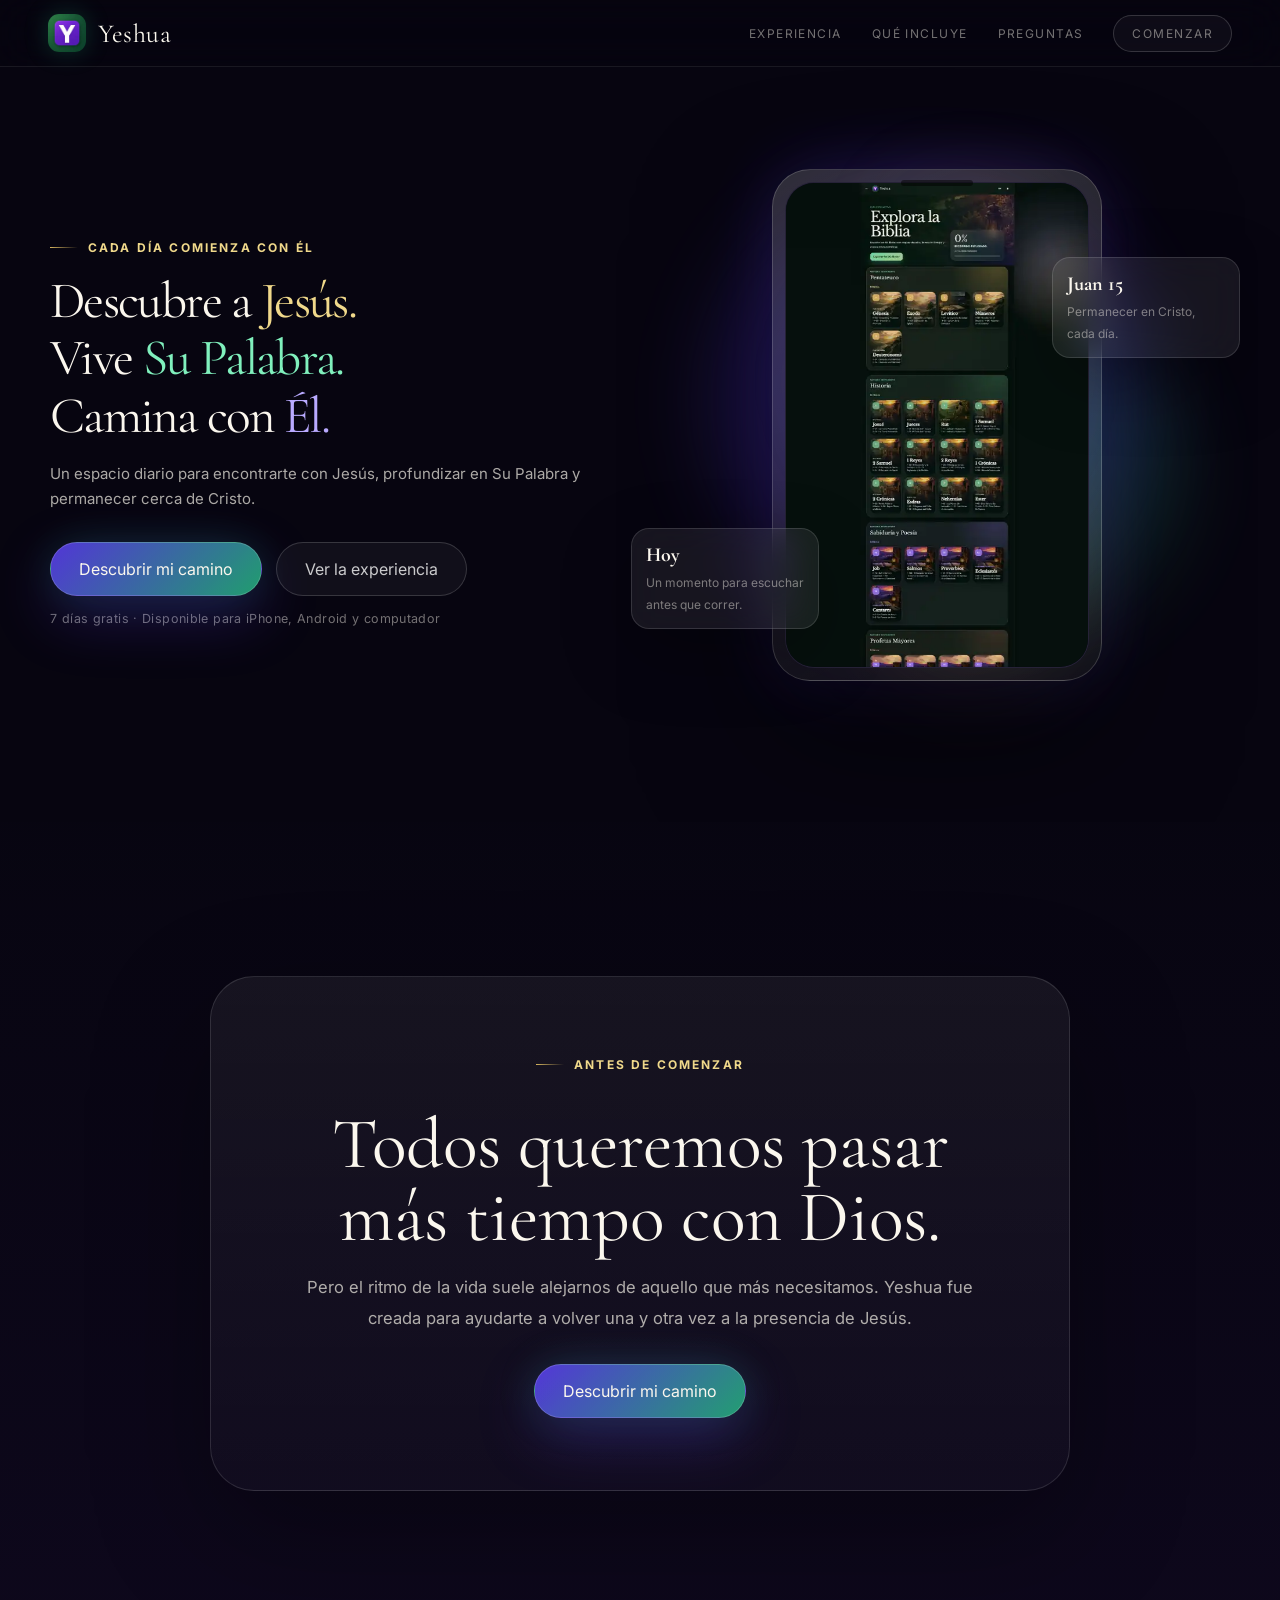
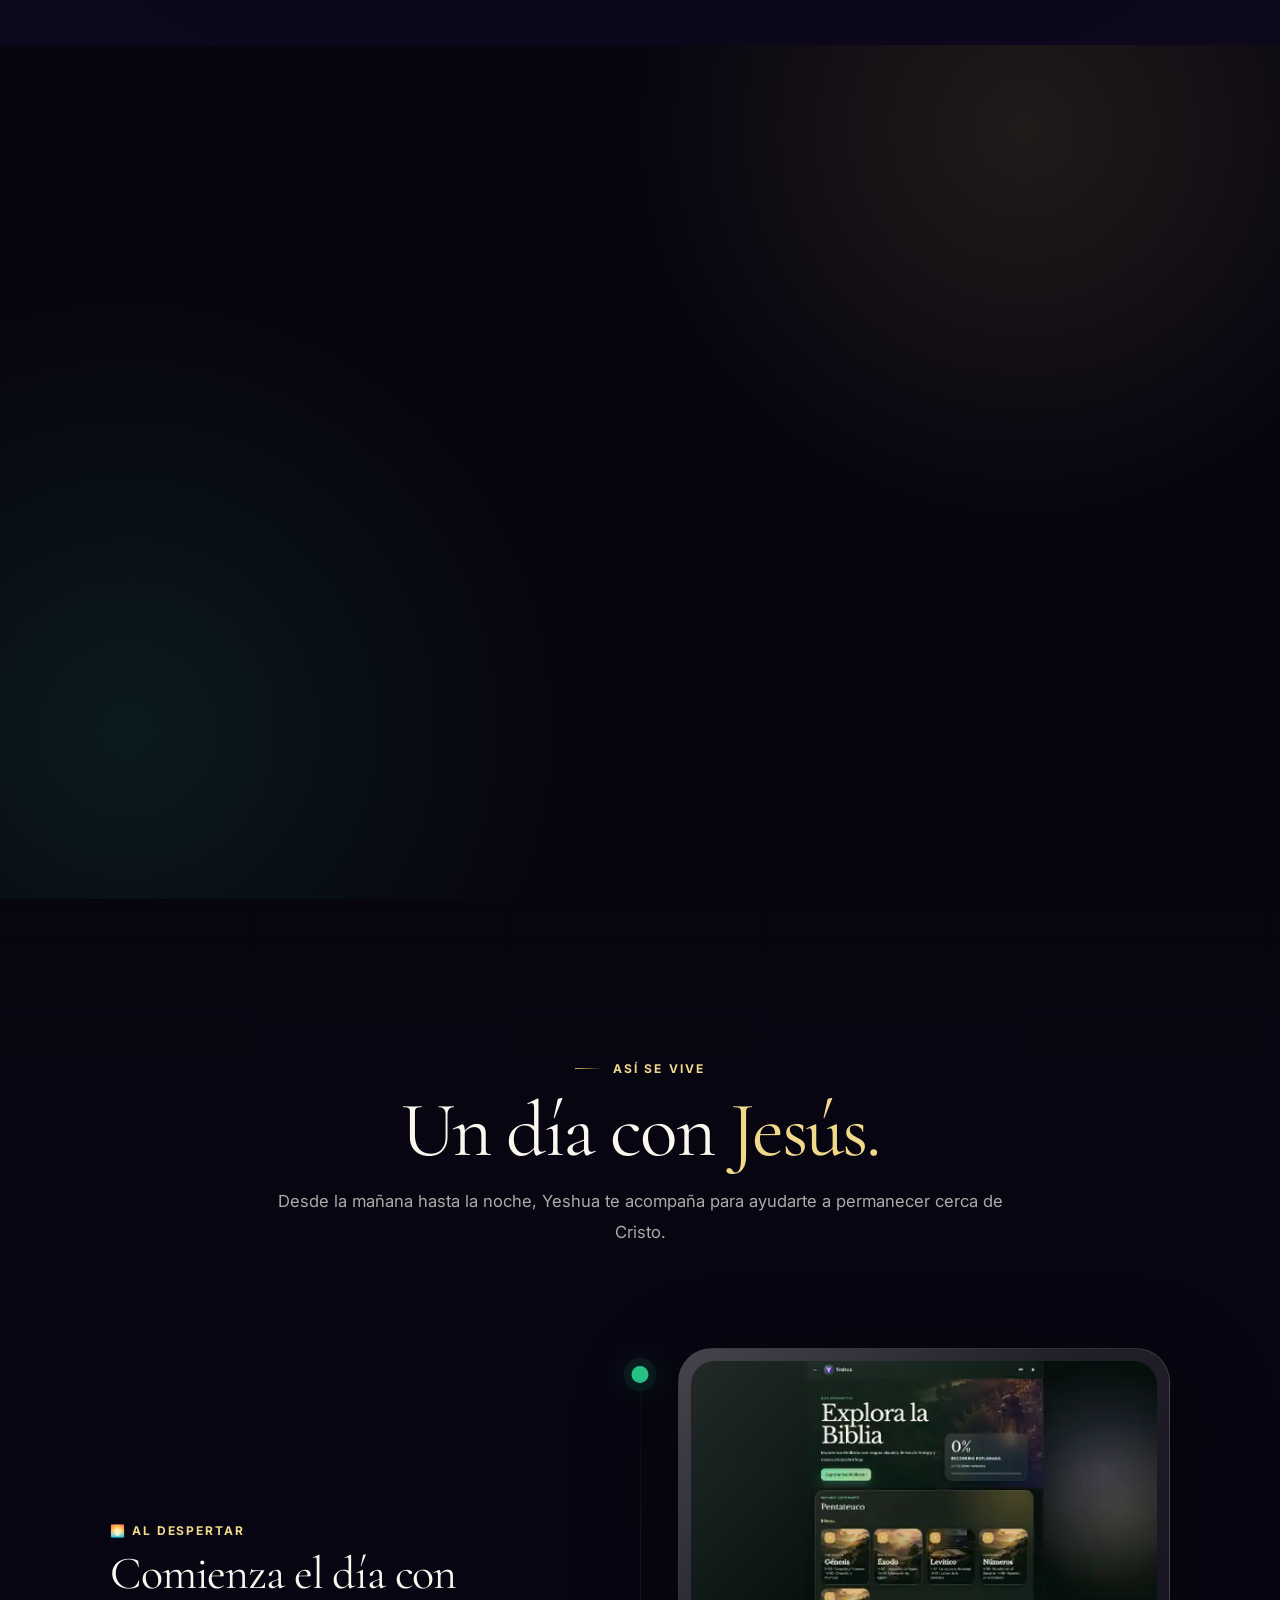
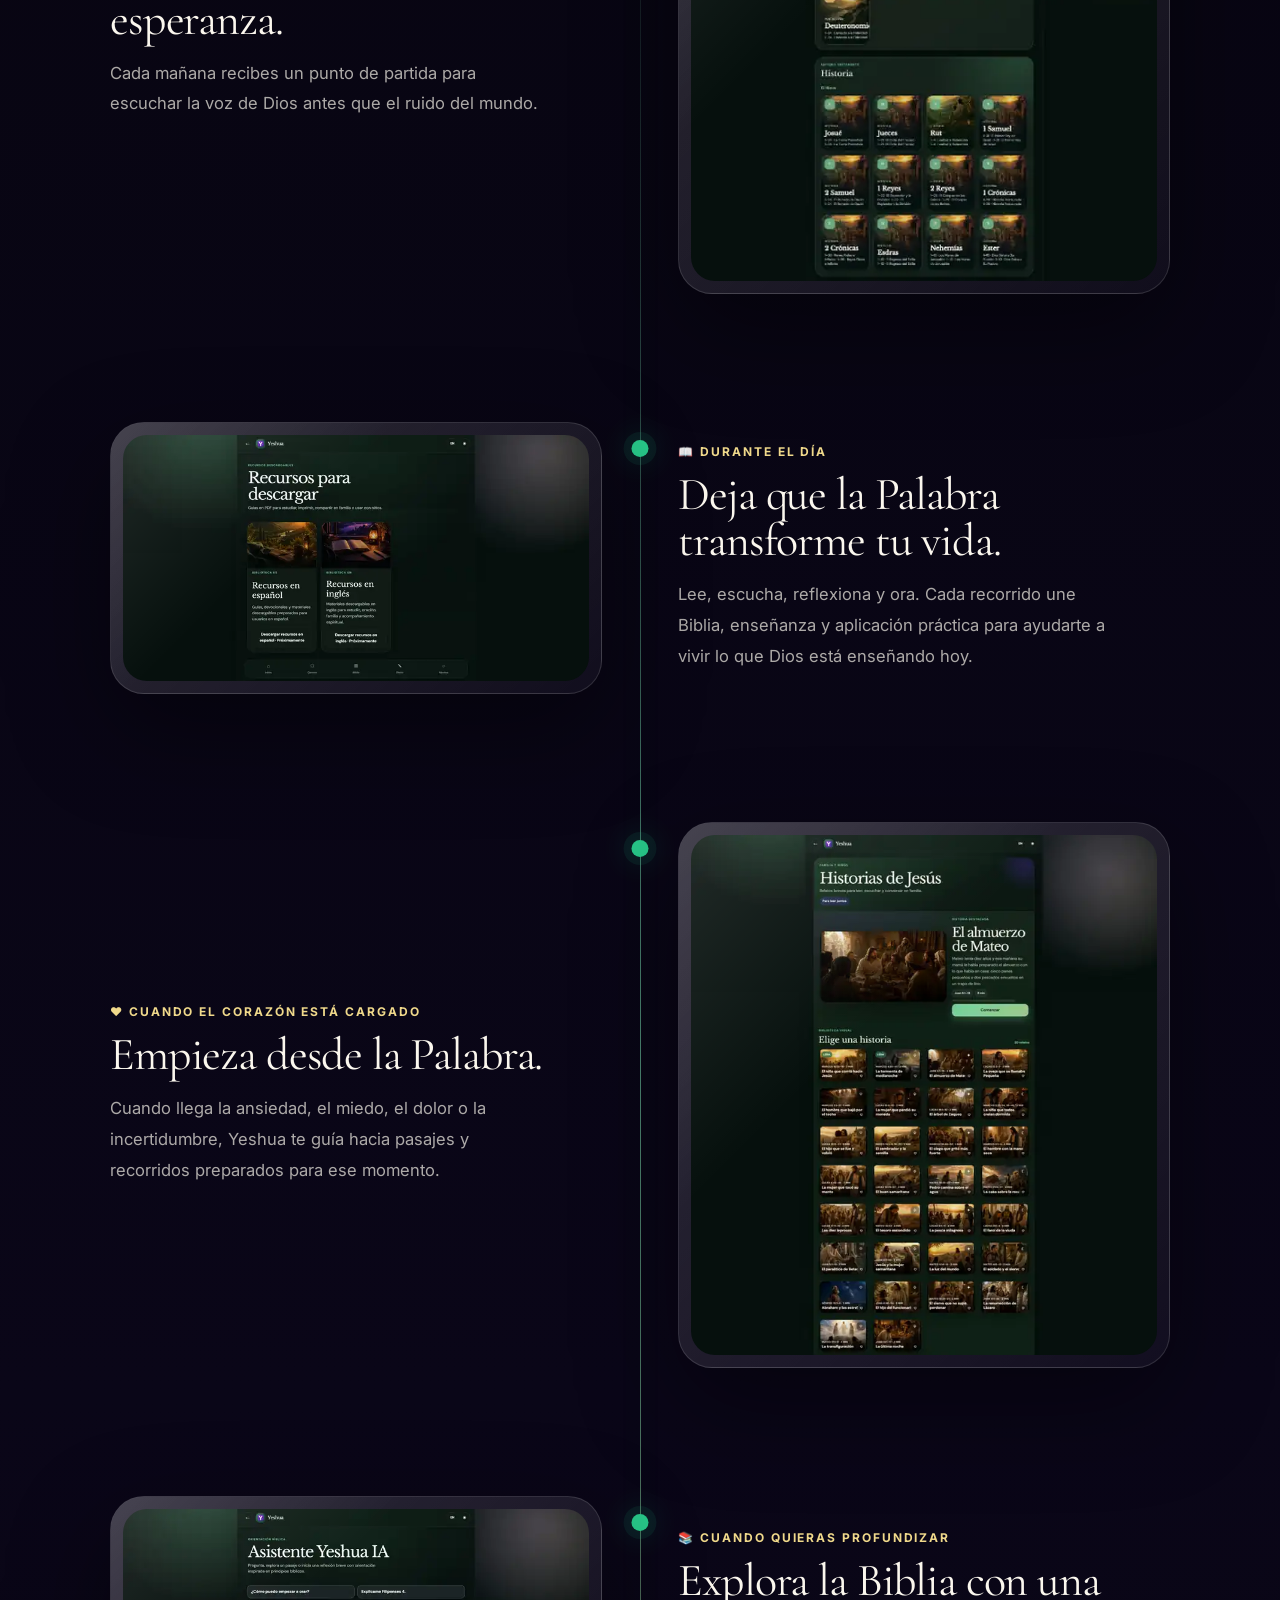
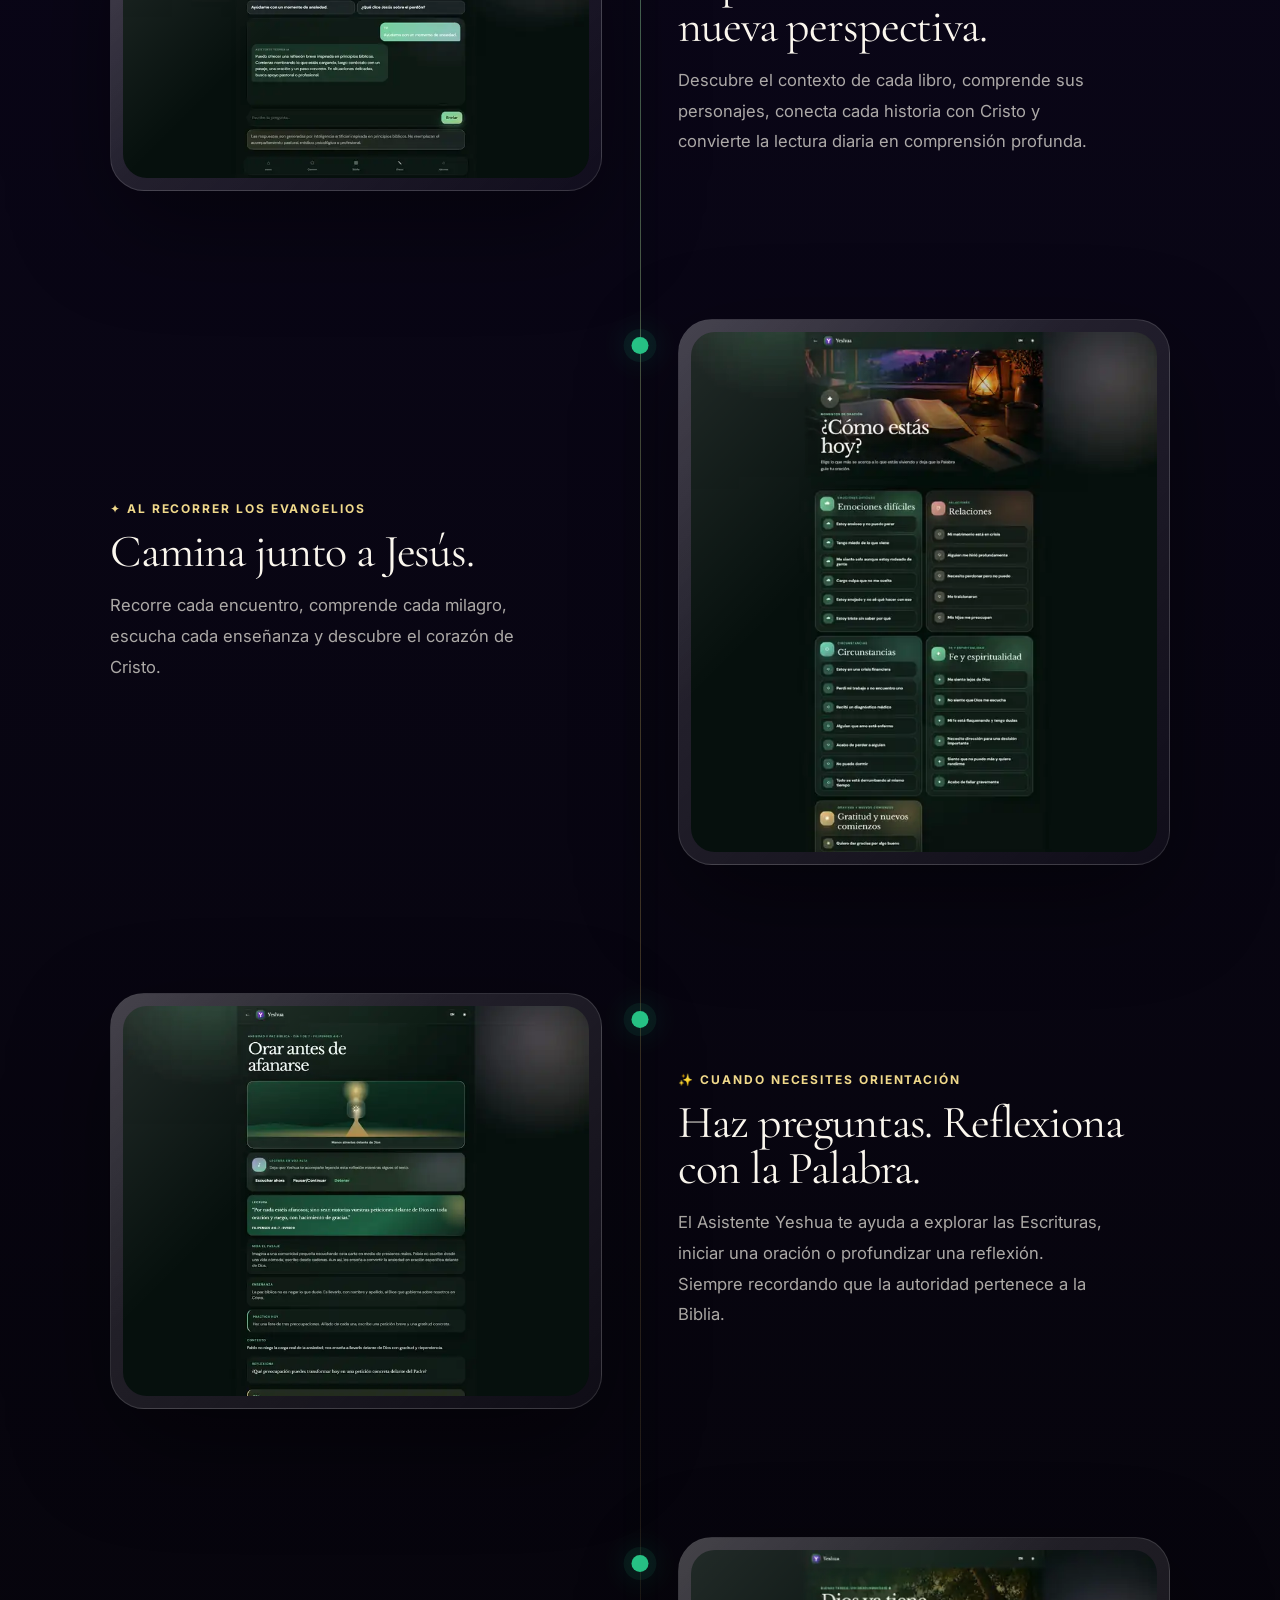
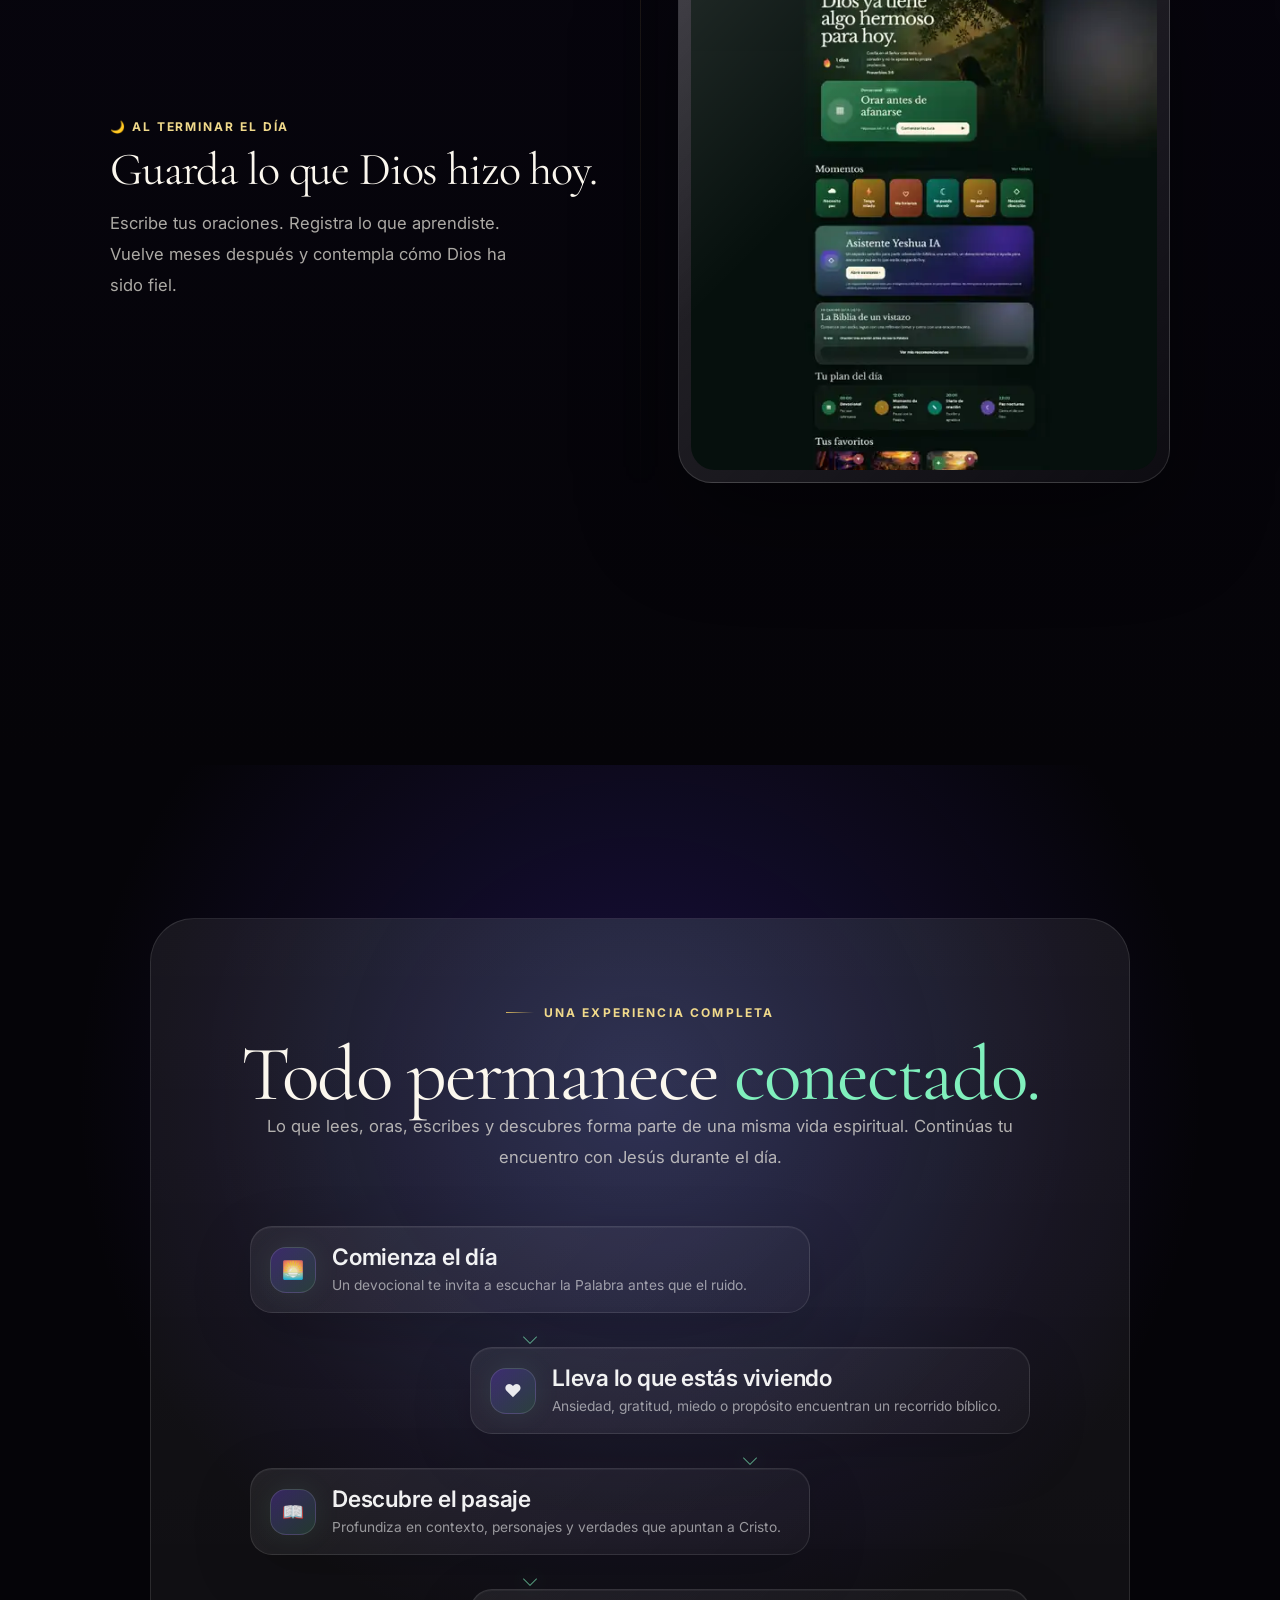
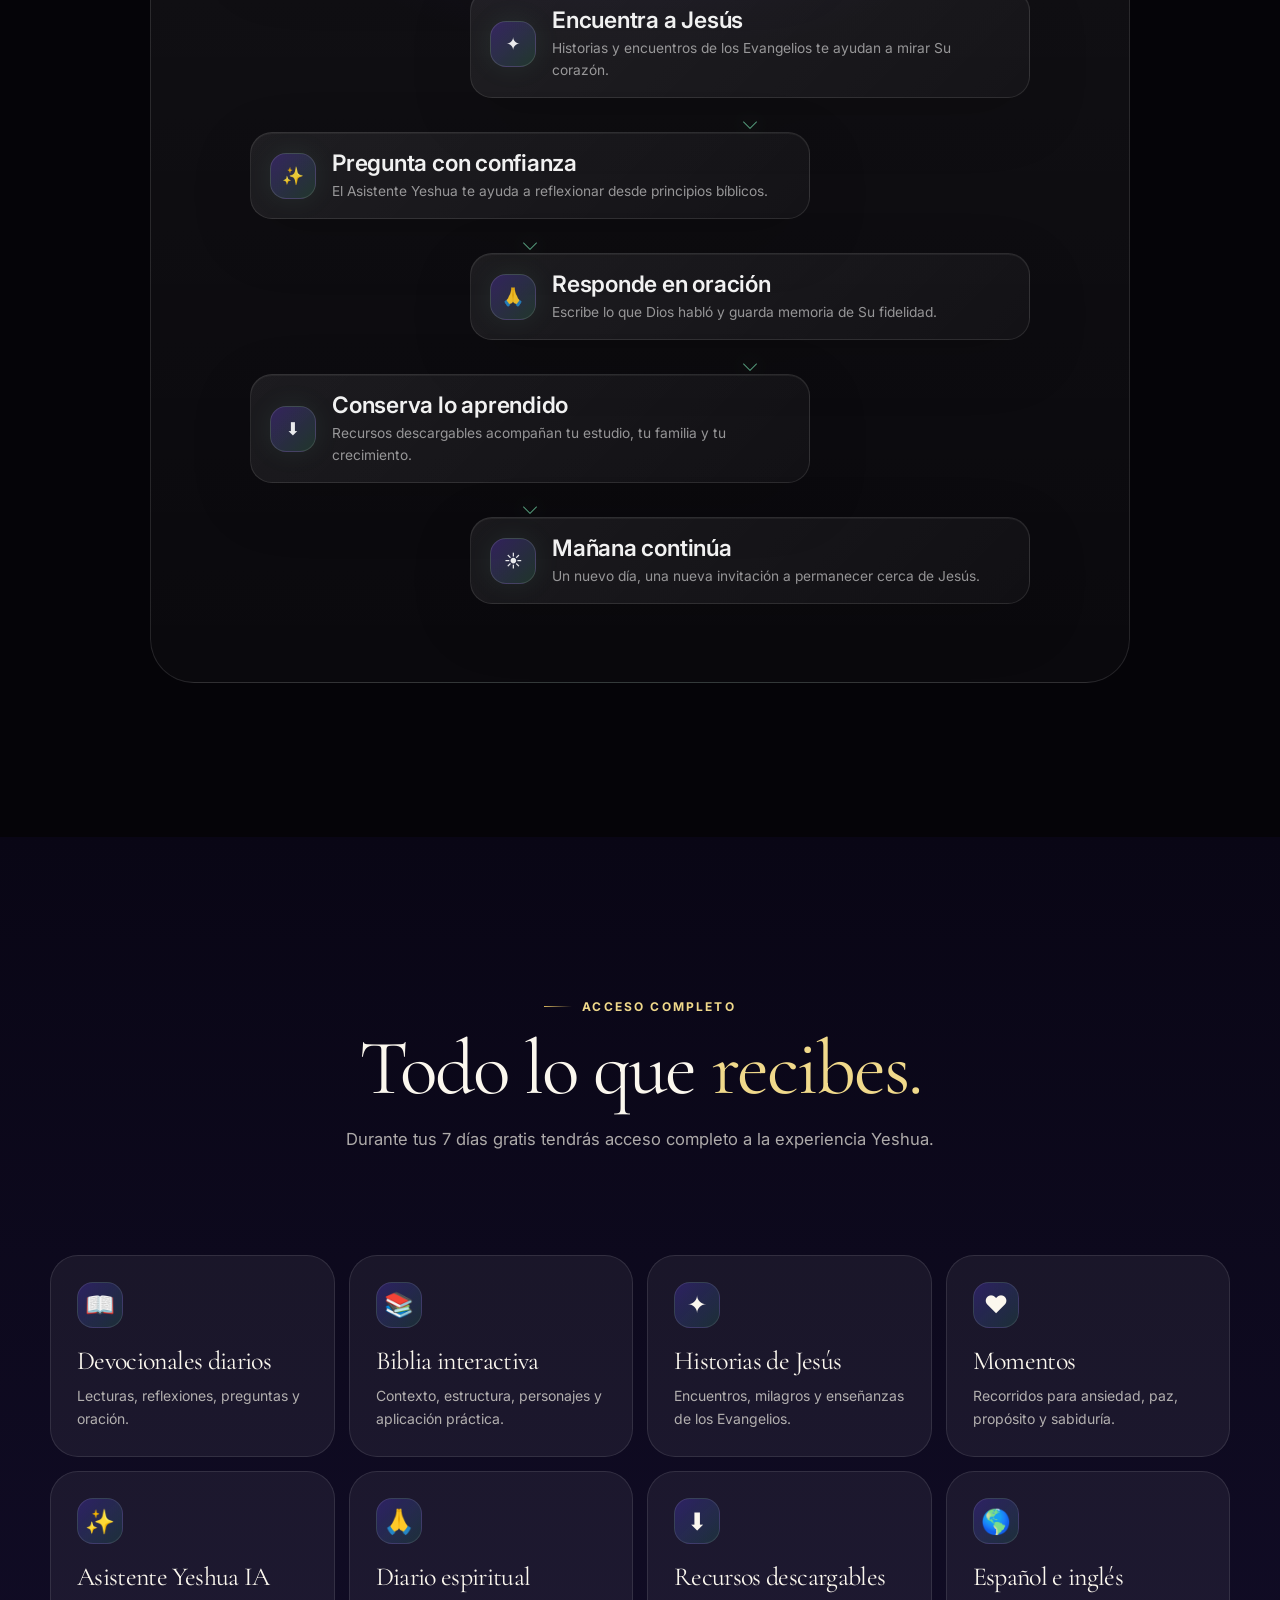
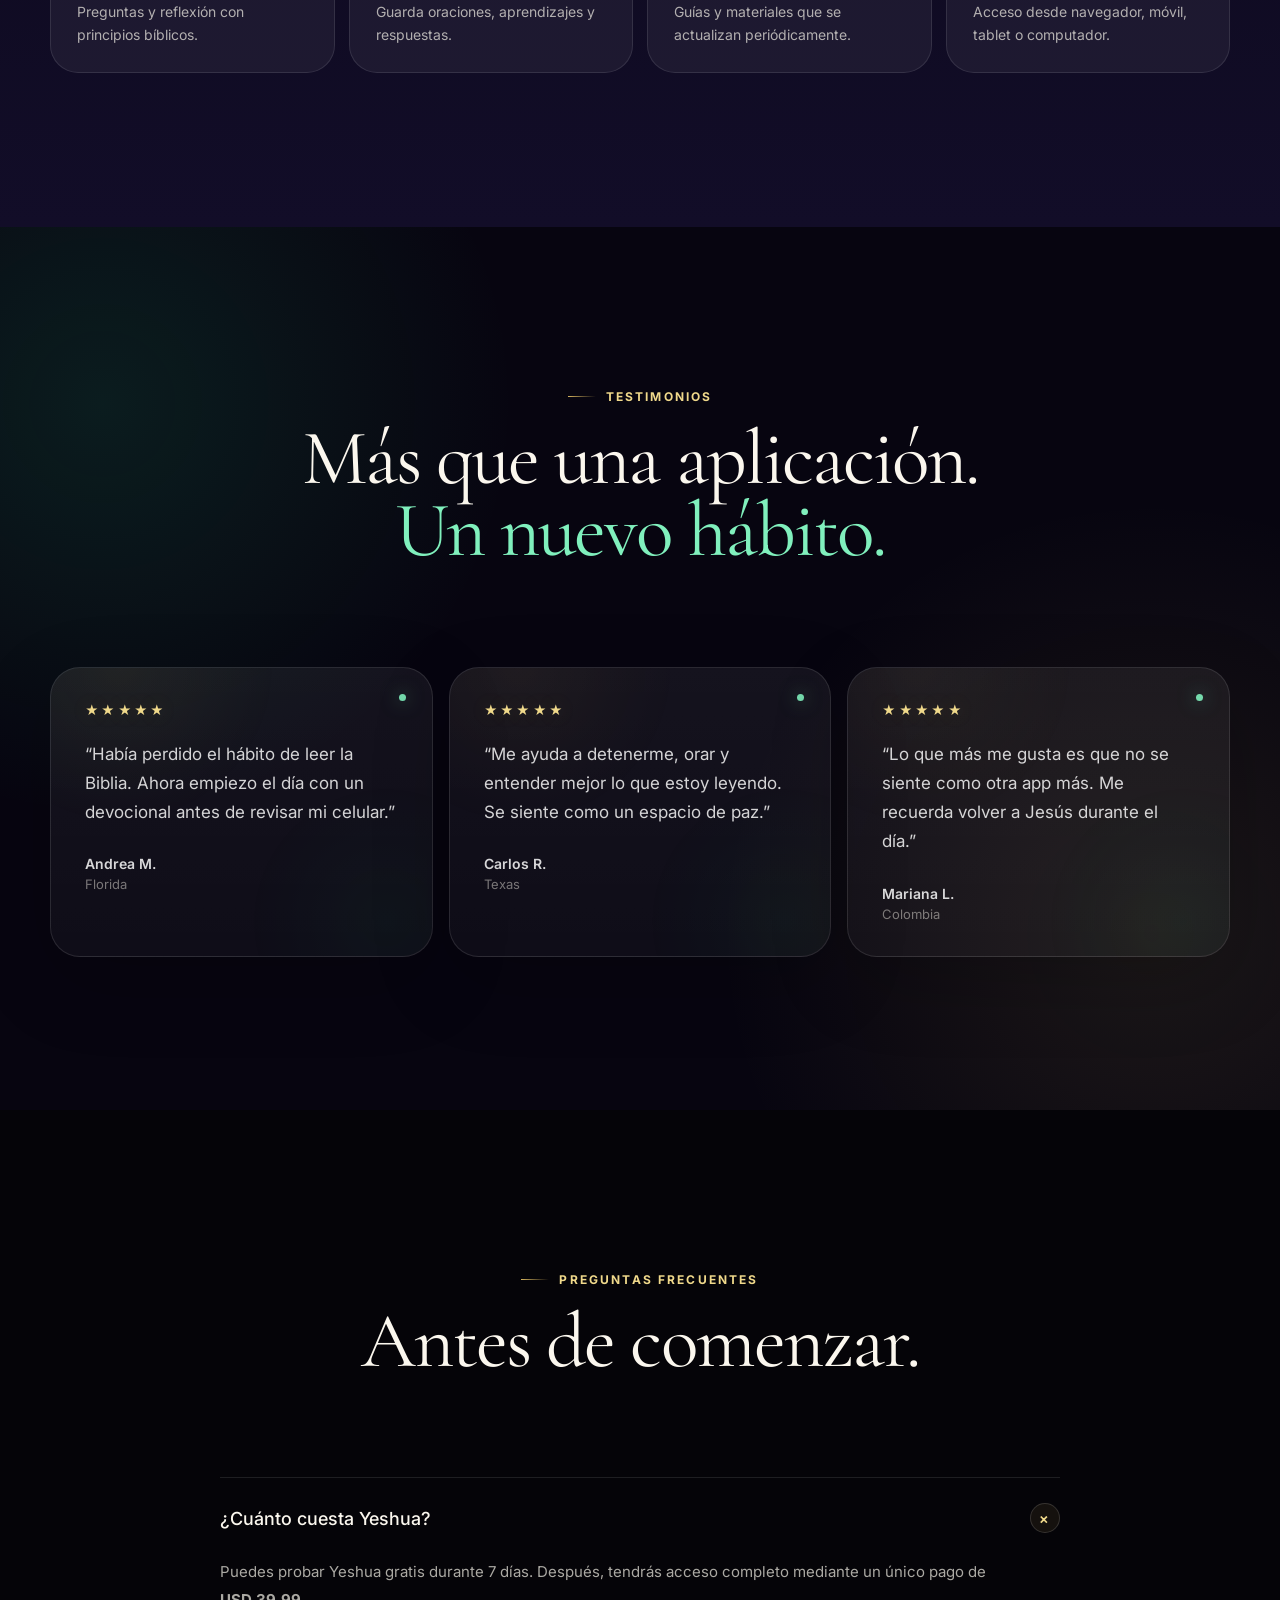
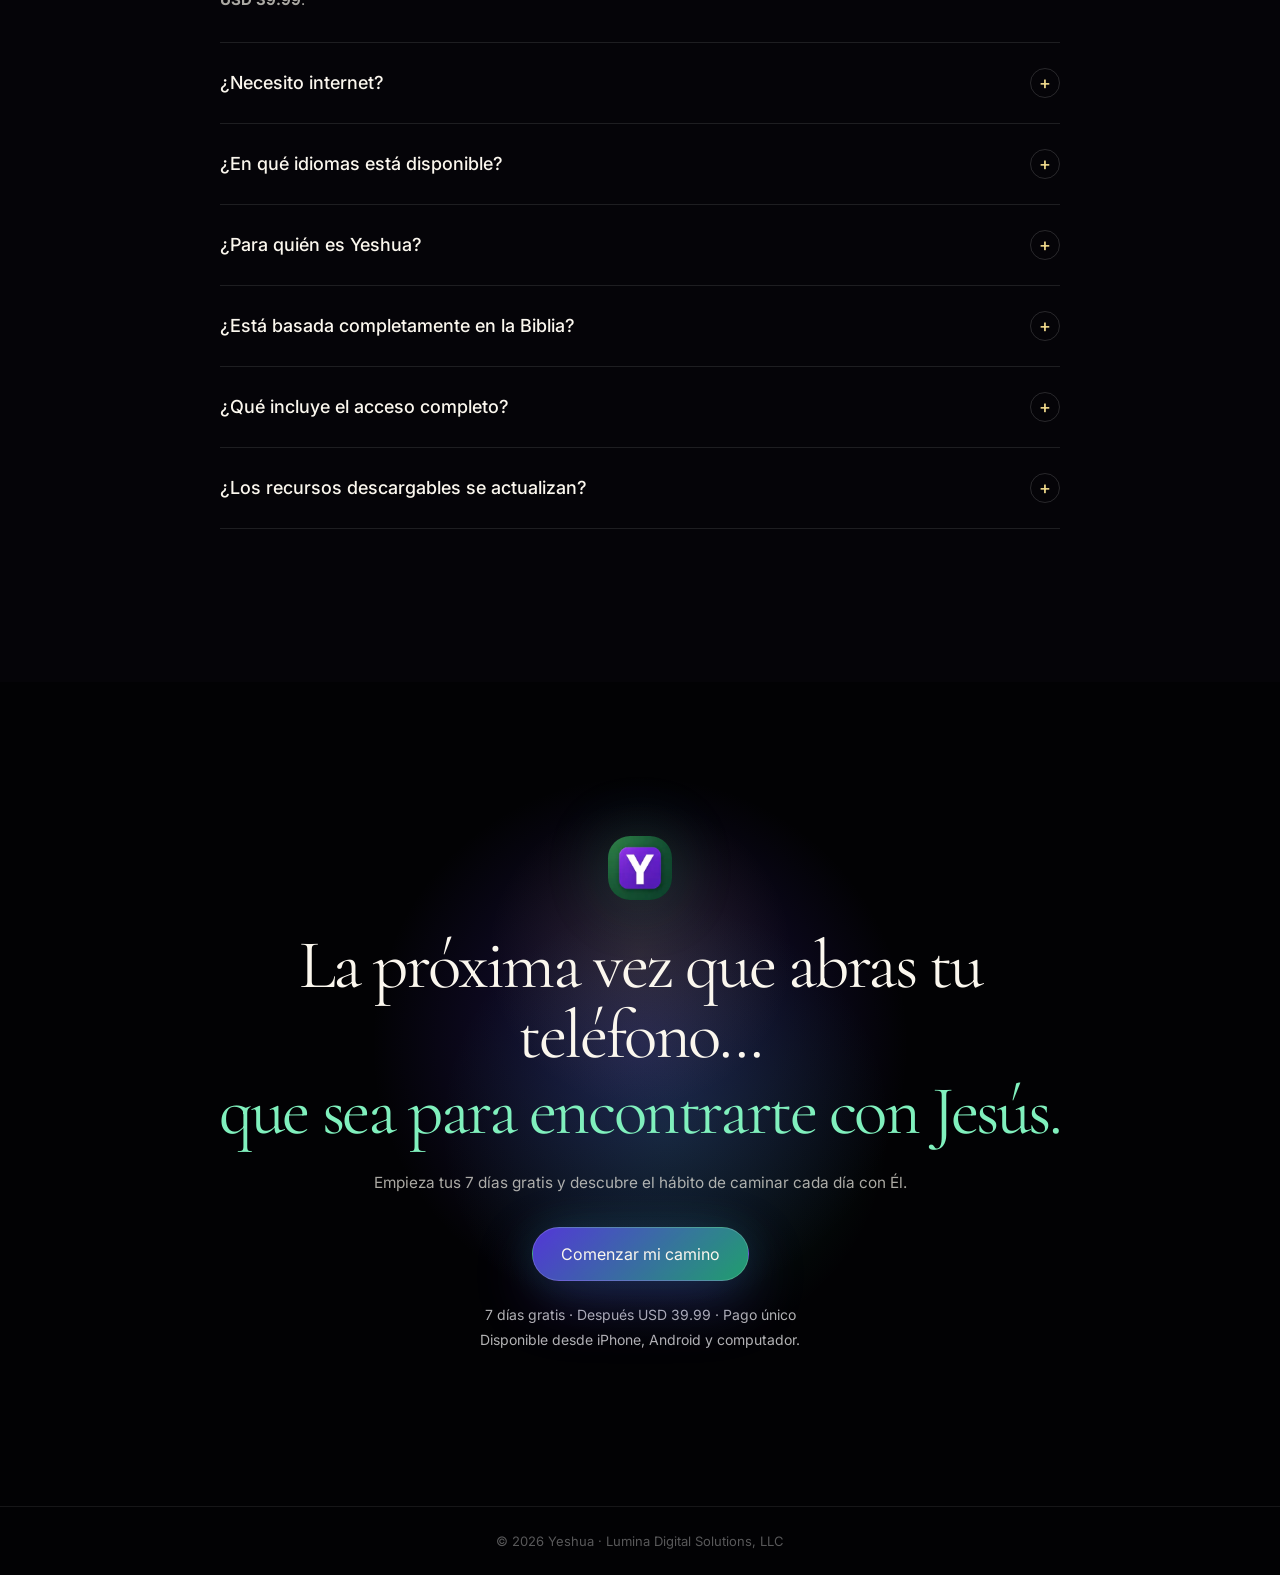
<file: yeshua-landing-final-ghl.html>
<!DOCTYPE html>
<html lang="es">
<head>
<meta charset="UTF-8" />
<meta name="viewport" content="width=device-width, initial-scale=1.0" />
<title>Yeshua — Una experiencia diaria con Dios</title>
<link rel="preconnect" href="https://fonts.googleapis.com">
<link rel="preconnect" href="https://fonts.gstatic.com" crossorigin>
<link href="https://fonts.googleapis.com/css2?family=Cormorant+Garamond:ital,wght@0,300;0,400;0,500;0,600;1,400&family=Inter:wght@300;400;500;600;700&display=swap" rel="stylesheet">
<style>
:root{
  --bg:#070510; --ink:#fbf7ee; --muted:rgba(251,247,238,.68); --soft:rgba(251,247,238,.45);
  --violet:#5d3df2; --violet-deep:#151029; --violet-mid:#2b1f62;
  --emerald:#28c889; --emerald-deep:#0b5b43; --gold:#d6b55f; --gold-soft:#f0d98b;
  --glass:rgba(255,255,255,.055); --glass2:rgba(255,255,255,.085); --stroke:rgba(255,255,255,.11);
  --max:1180px; --side:clamp(20px,4vw,48px); --radius:30px;
}
*{box-sizing:border-box;margin:0;padding:0}
html{scroll-behavior:smooth;background:var(--bg)}
body{font-family:Inter,system-ui,-apple-system,Segoe UI,sans-serif;background:var(--bg);color:var(--ink);overflow-x:hidden;-webkit-font-smoothing:antialiased}
img{max-width:100%;display:block}
a{color:inherit;text-decoration:none}
button{font:inherit}
body::before{content:"";position:fixed;inset:-18%;pointer-events:none;z-index:-3;background:
 radial-gradient(circle at 15% 12%,rgba(93,61,242,.34),transparent 28%),
 radial-gradient(circle at 88% 18%,rgba(40,200,137,.2),transparent 26%),
 radial-gradient(circle at 48% 72%,rgba(214,181,95,.12),transparent 24%),#070510;animation:pageBreathe 15s ease-in-out infinite alternate}
body::after{content:"";position:fixed;inset:0;pointer-events:none;z-index:-2;background-image:linear-gradient(rgba(255,255,255,.026) 1px,transparent 1px),linear-gradient(90deg,rgba(255,255,255,.018) 1px,transparent 1px);background-size:72px 72px;mask-image:radial-gradient(circle at 50% 20%,black,transparent 72%)}
@keyframes pageBreathe{from{transform:scale(1);filter:hue-rotate(0deg)}to{transform:scale(1.045);filter:hue-rotate(-5deg)}}
.container{width:min(var(--max),calc(100% - (var(--side)*2)));margin-inline:auto}
.section{position:relative;overflow:hidden;padding:clamp(86px,12vw,170px) 0}
.kicker{display:inline-flex;align-items:center;gap:10px;color:var(--gold-soft);font-size:12px;letter-spacing:.18em;text-transform:uppercase;font-weight:700;margin-bottom:18px}
.kicker::before{content:"";width:28px;height:1px;background:linear-gradient(90deg,var(--gold),transparent)}
h1,h2,h3{font-family:'Cormorant Garamond',serif;font-weight:400;letter-spacing:-.025em}
h1{font-size:clamp(42px,7.2vw,76px);line-height:.96}
h2{font-size:clamp(42px,8vw,78px);line-height:.93}
h3{font-size:clamp(28px,5.5vw,46px);line-height:1}
p{color:var(--muted);line-height:1.85;font-size:clamp(15px,1.3vw,18px)}
.gold{color:var(--gold-soft)} .green{color:#80f0bd} .violet{color:#b9aaff}
.nav{position:fixed;top:0;left:0;right:0;z-index:50;padding:14px var(--side);display:flex;align-items:center;justify-content:space-between;background:rgba(7,5,16,.55);backdrop-filter:blur(22px);border-bottom:1px solid rgba(255,255,255,.08)}
.brand{display:flex;align-items:center;gap:12px;font-family:'Cormorant Garamond',serif;font-size:26px;letter-spacing:.02em}
.brand img{width:38px;height:38px;border-radius:11px;box-shadow:0 0 24px rgba(40,200,137,.22)}
.navlinks{display:flex;gap:30px;align-items:center}
.navlinks a{font-size:12px;text-transform:uppercase;letter-spacing:.12em;color:var(--soft);transition:.25s}
.navlinks a:hover{color:var(--ink)}
.nav-cta{padding:10px 18px;border:1px solid rgba(255,255,255,.16);border-radius:999px;font-size:13px;color:rgba(255,255,255,.8);background:rgba(255,255,255,.035)}
.btn{position:relative;display:inline-flex;align-items:center;justify-content:center;gap:10px;border-radius:999px;padding:16px 28px;min-height:54px;overflow:hidden;transition:transform .35s ease,border .35s ease,box-shadow .35s ease}
.btn.primary{background:linear-gradient(135deg,rgba(93,61,242,.88),rgba(40,200,137,.78));border:1px solid rgba(255,255,255,.17);box-shadow:0 20px 60px rgba(93,61,242,.28),0 0 42px rgba(40,200,137,.16)}
.btn.secondary{border:1px solid rgba(255,255,255,.16);background:rgba(255,255,255,.045);color:rgba(255,255,255,.78)}
.btn::after{content:"";position:absolute;inset:0;background:linear-gradient(110deg,transparent 20%,rgba(255,255,255,.18),transparent 70%);transform:translateX(-120%);transition:transform .75s ease}
.btn:hover{transform:translateY(-3px);box-shadow:0 24px 70px rgba(93,61,242,.35),0 0 50px rgba(40,200,137,.18)}
.btn:hover::after{transform:translateX(120%)}
.hero{min-height:auto;display:grid;place-items:center;padding:clamp(96px,11vw,132px) 0 clamp(56px,7vw,88px)}
.hero-grid{display:grid;grid-template-columns:minmax(0,.92fr) minmax(300px,1.08fr);gap:clamp(36px,6vw,78px);align-items:center}
.hero-copy p{max-width:560px;margin-top:22px}
.hero-lines > span{display:block}
.hero-actions{display:flex;flex-wrap:wrap;gap:14px;margin-top:32px}
.hero-note{margin-top:22px;color:var(--soft);font-size:13px;letter-spacing:.03em}
.hero-visual{position:relative;min-height:520px;display:grid;place-items:center}
.halo{position:absolute;border-radius:999px;filter:blur(44px);opacity:.65;animation:glowDrift 13s ease-in-out infinite alternate}
.halo.one{width:420px;height:420px;background:rgba(93,61,242,.4);top:4%;left:8%}
.halo.two{width:300px;height:300px;background:rgba(40,200,137,.28);right:4%;bottom:12%;animation-delay:2s}
.halo.three{width:220px;height:220px;background:rgba(214,181,95,.2);left:36%;bottom:0;animation-delay:4s}
@keyframes glowDrift{to{transform:translate3d(18px,-20px,0) scale(1.08);opacity:.85}}
.phone{position:relative;width:min(390px,84vw);border-radius:44px;padding:14px;background:linear-gradient(160deg,rgba(255,255,255,.16),rgba(255,255,255,.035));border:1px solid rgba(255,255,255,.18);box-shadow:0 55px 130px rgba(0,0,0,.56),0 0 70px rgba(93,61,242,.22);animation:phoneFloat 9s ease-in-out infinite;transform-style:preserve-3d}
@keyframes phoneFloat{0%,100%{transform:translateY(0)}50%{transform:translateY(-5px)}}
.phone-inner{height:660px;border-radius:34px;overflow:hidden;background:#0d0920;border:1px solid rgba(255,255,255,.1);position:relative}
.phone-inner img{width:100%;height:100%;object-fit:cover;object-position:top center}
.phone::before{content:"";position:absolute;top:10px;left:50%;transform:translateX(-50%);width:86px;height:7px;border-radius:999px;background:rgba(0,0,0,.48);z-index:2}
.float-card{position:absolute;z-index:3;max-width:210px;padding:16px;border-radius:20px;background:rgba(255,255,255,.07);border:1px solid rgba(255,255,255,.13);backdrop-filter:blur(18px);box-shadow:0 25px 70px rgba(0,0,0,.28);animation:softFloat 10s ease-in-out infinite}
.float-card.a{left:0;bottom:110px}.float-card.b{right:-8px;top:130px;animation-delay:1.5s}
.float-card strong{display:block;font-family:'Cormorant Garamond',serif;font-size:22px;margin-bottom:4px}.float-card small{color:var(--soft);line-height:1.55}
@keyframes softFloat{0%,100%{transform:translateY(0)}50%{transform:translateY(-6px)}}
.reveal{opacity:0;transform:translateY(34px);transition:opacity .85s cubic-bezier(.16,1,.3,1),transform .85s cubic-bezier(.16,1,.3,1)}
.reveal.visible{opacity:1;transform:none}.fadein{opacity:0;transition:opacity 1s ease}.fadein.visible{opacity:1}
.problem{background:linear-gradient(180deg,rgba(9,6,20,.2),rgba(14,8,29,.92))}
.problem-card{max-width:860px;margin:auto;text-align:center;padding:clamp(36px,7vw,72px);border-radius:44px;background:linear-gradient(180deg,rgba(255,255,255,.06),rgba(255,255,255,.025));border:1px solid rgba(255,255,255,.12);box-shadow:0 40px 120px rgba(0,0,0,.32)}
.problem-card .big{font-family:'Cormorant Garamond',serif;font-size:clamp(34px,7vw,72px);line-height:1.02;color:var(--ink);margin:18px 0}
.benefits{background:radial-gradient(circle at 80% 10%,rgba(214,181,95,.12),transparent 30%),radial-gradient(circle at 10% 80%,rgba(40,200,137,.11),transparent 32%)}
.benefit-grid{display:grid;grid-template-columns:repeat(4,1fr);gap:14px;margin-top:42px}
.benefit{min-height:210px;padding:28px;border-radius:28px;background:rgba(255,255,255,.05);border:1px solid rgba(255,255,255,.1);transition:.35s ease}
.benefit:hover{transform:translateY(-5px);background:rgba(255,255,255,.075);border-color:rgba(255,255,255,.18)}
.benefit .icon,.receive .icon{font-size:24px;width:46px;height:46px;border-radius:16px;display:grid;place-items:center;background:linear-gradient(135deg,rgba(93,61,242,.28),rgba(40,200,137,.14));border:1px solid rgba(255,255,255,.1);margin-bottom:20px}
.benefit h3{font-size:28px;margin-bottom:12px} .benefit p{font-size:14px;line-height:1.65}
.day{background:linear-gradient(180deg,#070510 0%,#0a0618 45%,#050408 100%)}
.section-head{text-align:center;max-width:760px;margin:0 auto clamp(56px,8vw,100px)}
.section-head p{margin-top:20px}
.day-timeline{position:relative;max-width:1060px;margin:auto}
.day-timeline::before{content:"";position:absolute;left:50%;top:0;bottom:0;width:1px;background:linear-gradient(180deg,transparent,rgba(128,240,189,.55),rgba(214,181,95,.3),transparent);box-shadow:0 0 28px rgba(40,200,137,.22)}
.day-step{position:relative;display:grid;grid-template-columns:1fr 1fr;gap:clamp(30px,6vw,86px);align-items:center;margin:0 0 clamp(70px,10vw,130px)}
.day-step:nth-child(even) .step-copy{order:2}.day-step:nth-child(even) .mockup{order:1}
.step-dot{position:absolute;left:50%;top:18px;width:17px;height:17px;border-radius:50%;transform:translateX(-50%);background:var(--emerald);box-shadow:0 0 0 8px rgba(40,200,137,.08),0 0 35px rgba(40,200,137,.5)}
.step-label{font-size:12px;letter-spacing:.16em;text-transform:uppercase;color:var(--gold-soft);font-weight:700;margin-bottom:12px}
.step-copy h3{margin-bottom:16px} .step-copy p{max-width:430px}
.mockup{position:relative;border-radius:34px;padding:12px;background:linear-gradient(135deg,rgba(255,255,255,.15),rgba(255,255,255,.035));border:1px solid rgba(255,255,255,.13);box-shadow:0 35px 100px rgba(0,0,0,.42);overflow:hidden;transition:transform .5s ease}
.mockup:hover{transform:translateY(-5px)}
.mockup img{border-radius:24px;max-height:520px;width:100%;object-fit:cover;object-position:top center}
.mockup.wide img{max-height:390px}
.mockup::after{content:"";position:absolute;inset:0;background:linear-gradient(135deg,rgba(255,255,255,.12),transparent 38%);pointer-events:none}
.ecosystem{background:radial-gradient(circle at 50% 20%,rgba(93,61,242,.23),transparent 38%),#050408}
.eco-card{max-width:980px;margin:auto;padding:clamp(34px,7vw,78px);border-radius:44px;background:radial-gradient(circle at 50% 12%,rgba(128,240,189,.09),transparent 34%),linear-gradient(180deg,rgba(255,255,255,.07),rgba(255,255,255,.025));border:1px solid rgba(255,255,255,.11);text-align:center;position:relative;overflow:hidden}
.eco-path{position:relative;display:grid;gap:34px;margin:54px auto 0;max-width:780px}
.eco-step{position:relative;width:min(560px,100%);display:grid;grid-template-columns:auto 1fr;gap:16px;align-items:center;padding:16px 19px;border-radius:22px;background:linear-gradient(135deg,rgba(255,255,255,.065),rgba(255,255,255,.026));border:1px solid rgba(255,255,255,.10);box-shadow:0 18px 60px rgba(0,0,0,.18),inset 0 1px 0 rgba(255,255,255,.05);text-align:left;color:rgba(255,255,255,.9);transition:transform .55s var(--ease-soft),border-color .35s ease,box-shadow .35s ease,background .35s ease}
.eco-step:nth-child(odd){justify-self:start}
.eco-step:nth-child(even){justify-self:end}
.eco-step:hover{transform:translateY(-3px);border-color:rgba(128,240,189,.20);box-shadow:0 28px 80px rgba(0,0,0,.28),0 0 34px rgba(128,240,189,.06),inset 0 1px 0 rgba(255,255,255,.08)}
.eco-icon{width:46px;height:46px;border-radius:16px;display:flex;align-items:center;justify-content:center;background:linear-gradient(135deg,rgba(98,54,217,.34),rgba(44,110,73,.34));border:1px solid rgba(255,255,255,.12);box-shadow:0 0 28px rgba(128,240,189,.08);font-size:1.1rem}
.eco-copy strong{display:block;font-family:var(--serif);font-size:clamp(1.05rem,1.85vw,1.42rem);font-weight:600;color:rgba(255,255,255,.94);letter-spacing:-.01em;margin-bottom:4px}
.eco-copy span{display:block;font-size:.86rem;line-height:1.6;color:rgba(255,255,255,.55)}
.eco-step:not(:last-child)::after{content:"";position:absolute;left:50%;bottom:-30px;width:9px;height:9px;border-right:1.5px solid rgba(128,240,189,.68);border-bottom:1.5px solid rgba(128,240,189,.68);transform:translateX(-50%) rotate(45deg);filter:drop-shadow(0 0 8px rgba(128,240,189,.28))}
.receive-section{background:linear-gradient(180deg,#090615,#120d28)}
.receive-grid{display:grid;grid-template-columns:repeat(4,1fr);gap:14px;margin-top:48px}
.receive{min-height:190px;padding:26px;border-radius:28px;background:rgba(255,255,255,.055);border:1px solid rgba(255,255,255,.1);transition:.35s ease}
.receive:hover{transform:translateY(-6px);background:rgba(255,255,255,.08)}
.receive h3{font-size:26px;margin-bottom:10px} .receive p{font-size:14px;line-height:1.65}
.testimonials{background:radial-gradient(circle at 8% 20%,rgba(40,200,137,.12),transparent 30%),radial-gradient(circle at 90% 80%,rgba(214,181,95,.1),transparent 32%),#070510}
.test-grid{display:grid;grid-template-columns:repeat(3,1fr);gap:16px;margin-top:54px}
.test{position:relative;padding:34px;border-radius:30px;background:linear-gradient(180deg,rgba(255,255,255,.06),rgba(255,255,255,.035));border:1px solid rgba(255,255,255,.11);box-shadow:0 24px 80px rgba(0,0,0,.20);transition:transform .35s ease,border-color .35s ease,box-shadow .35s ease,background .35s ease;overflow:hidden}
.test::before{content:"";position:absolute;inset:0;background:radial-gradient(circle at 18% 0%,rgba(214,181,95,.10),transparent 38%),radial-gradient(circle at 88% 88%,rgba(40,200,137,.08),transparent 34%);opacity:.55;pointer-events:none}
.test::after{content:"";position:absolute;top:26px;right:26px;width:7px;height:7px;border-radius:999px;background:rgba(128,240,189,.9);box-shadow:0 0 18px rgba(128,240,189,.55)}
.test:hover{transform:translateY(-4px);border-color:rgba(214,181,95,.22);box-shadow:0 34px 100px rgba(0,0,0,.33),0 0 44px rgba(40,200,137,.08);background:linear-gradient(180deg,rgba(255,255,255,.075),rgba(255,255,255,.04))}
.stars{position:relative;z-index:1;color:var(--gold-soft);letter-spacing:.18em;font-size:13px;margin-bottom:22px;text-shadow:0 0 20px rgba(214,181,95,.22)}
.test p{position:relative;z-index:1;font-family:'Inter',sans-serif;font-size:clamp(17px,1.25vw,20px);font-weight:400;line-height:1.72;color:rgba(255,255,255,.82);margin-bottom:28px}
.test-author{position:relative;z-index:1;display:flex;flex-direction:column;gap:4px}
.test-author strong{font-size:14px;color:rgba(255,255,255,.84);font-weight:600}
.test-author span{color:var(--soft);font-size:13px}
.faq{background:#050408}
.faq-list{max-width:840px;margin:48px auto 0;border-top:1px solid rgba(255,255,255,.1)}
.faq-item{border-bottom:1px solid rgba(255,255,255,.1)}
.faq-q{width:100%;background:none;border:0;color:var(--ink);padding:25px 0;display:flex;justify-content:space-between;align-items:center;text-align:left;cursor:pointer;font-weight:500;font-size:18px}
.faq-plus{width:30px;height:30px;border-radius:50%;display:grid;place-items:center;border:1px solid rgba(255,255,255,.14);color:var(--gold-soft);transition:.25s}
.faq-a{max-height:0;overflow:hidden;transition:max-height .35s ease}
.faq-a p{padding:0 54px 28px 0;font-size:15px}
.faq-item.open .faq-a{max-height:240px}.faq-item.open .faq-plus{transform:rotate(45deg);background:rgba(214,181,95,.08)}
.final{min-height:92svh;display:grid;place-items:center;text-align:center;background:radial-gradient(circle at 50% 40%,rgba(93,61,242,.34),transparent 34%),radial-gradient(circle at 52% 48%,rgba(40,200,137,.2),transparent 28%),#020204}
.final-logo{width:78px;height:78px;border-radius:22px;margin:0 auto 34px;box-shadow:0 0 65px rgba(40,200,137,.22)}
.final h2{font-size:clamp(46px,10vw,94px);max-width:900px;margin:auto}
.final p{max-width:720px;margin:26px auto 0}
.price-note{margin-top:22px;color:rgba(255,255,255,.7);font-size:14px;line-height:1.75}
footer{padding:26px var(--side);text-align:center;color:rgba(255,255,255,.34);font-size:13px;background:#020204;border-top:1px solid rgba(255,255,255,.08)}
@media(max-width:1024px){
  .hero-grid,.day-step{grid-template-columns:1fr}
  .hero-visual{min-height:auto} .float-card{display:none}
  .day-timeline::before{left:9px} .step-dot{left:9px;top:6px}
  .day-step{padding-left:38px;margin-bottom:86px} .day-step:nth-child(even) .step-copy,.day-step:nth-child(even) .mockup{order:initial}
  .benefit-grid,.receive-grid{grid-template-columns:repeat(2,1fr)} .test-grid{grid-template-columns:1fr}
}
@media(max-width:720px){
  .navlinks{display:none} .nav{padding-block:12px} .brand{font-size:23px} .brand img{width:34px;height:34px}
  .section{padding:82px 0} .hero{padding-top:96px;place-items:start}
  h1{font-size:clamp(56px,18vw,82px)}
  .hero-actions{flex-direction:column} .btn{width:100%}
  .phone{width:min(310px,88vw)} .phone-inner{height:560px}
  .benefit-grid,.receive-grid{grid-template-columns:1fr}
  .problem-card,.eco-card{border-radius:30px;padding:30px 22px}

  .eco-path{gap:28px;margin-top:34px}
  .eco-step,.eco-step:nth-child(odd),.eco-step:nth-child(even){justify-self:stretch;width:100%;grid-template-columns:auto 1fr;padding:15px 16px}
  .eco-step:not(:last-child)::after{left:23px;bottom:-24px}
  .eco-icon{width:40px;height:40px;border-radius:14px}
  .eco-copy strong{font-size:1.08rem}
  .eco-copy span{font-size:.8rem}
  .mockup img{max-height:450px} .mockup.wide img{max-height:330px}
  .day-step{padding-left:30px}
}

/* RC1 refinements: hero more balanced + GHL-safe mobile rhythm */
.hero-copy .kicker{margin-bottom:16px}
@media(max-width:768px){
  h1{font-size:clamp(39px,12vw,48px);line-height:1.02}
  .hero{padding:92px 0 58px}
  .hero-grid{gap:30px}
  .hero-copy p{font-size:15px;line-height:1.75;margin-top:18px}
  .hero-visual{min-height:455px}
  .phone{width:min(315px,86vw)}
  .phone-inner{height:535px}
  .float-card{display:none}
}


/* RC1.1 — Hero polish: CTA visible above the fold + premium proportions */
@media (min-width: 769px){
  h1{
    font-size:clamp(48px,4.25vw,66px);
    line-height:.94;
    letter-spacing:-.028em;
  }
  .hero{
    padding:clamp(78px,7vw,104px) 0 clamp(36px,4.5vw,56px);
  }
  .hero-grid{
    grid-template-columns:minmax(0,1.08fr) minmax(300px,.92fr);
    gap:clamp(32px,4.7vw,64px);
    align-items:center;
  }
  .hero-lines > span{
    white-space:nowrap;
  }
  .hero-copy p{
    max-width:500px;
    margin-top:16px;
    font-size:clamp(15px,1.05vw,17px);
    line-height:1.72;
  }
  .hero-actions{
    margin-top:24px;
  }
  .hero-note{
    margin-top:14px;
    font-size:12.5px;
  }
  .hero-visual{
    min-height:clamp(430px,48vw,548px);
    transform:translateY(-10px);
  }
  .phone{
    width:min(340px,30vw);
  }
  .phone-inner{
    height:clamp(510px,48vw,585px);
  }
  .float-card{
    max-width:190px;
    padding:14px 15px;
    border-radius:18px;
  }
  .float-card strong{
    font-size:20px;
  }
  .float-card.a{left:-6px;bottom:82px}
  .float-card.b{right:-2px;top:112px}
}

@media (min-width: 1200px){
  .hero{
    min-height:calc(100vh - 78px);
  }
}

@media (max-width: 768px){
  .hero{
    padding:88px 0 44px;
  }
  .hero-lines > span{
    white-space:normal;
  }
  .hero-actions{
    margin-top:22px;
  }
  .hero-note{
    margin-top:14px;
  }
}

@media (max-width: 420px){
  h1{font-size:clamp(34px,10.8vw,42px)}
  .hero-copy p{font-size:14.5px}
}


/* RC1.2 — Editorial typography polish */
@media (min-width: 769px){
  .hero-lines{
    font-size:clamp(52px,4.65vw,72px);
    line-height:.91;
    letter-spacing:-.032em;
  }
  .hero-lines > span{
    display:block;
    white-space:normal;
    margin-bottom:.03em;
  }
  .hero-lines > span:nth-child(2),
  .hero-lines > span:nth-child(3){
    margin-top:-.06em;
  }
  .hero-copy p{
    margin-top:18px;
  }
}

@media (min-width: 1200px){
  .hero-lines{
    max-width:520px;
  }
}

.final{
  min-height:min(86svh,760px);
}
.final-logo{
  width:clamp(54px,5vw,72px);
  height:clamp(54px,5vw,72px);
  margin-bottom:clamp(22px,3vw,30px);
}
.final h2{
  font-size:clamp(38px,6vw,74px);
  line-height:.96;
  max-width:980px;
  letter-spacing:-.035em;
}
.final h2 .green{
  display:block;
  margin-top:.08em;
}
.final p{
  margin-top:clamp(18px,2.5vw,24px);
}

@media (max-width:768px){
  .hero-lines{
    font-size:clamp(40px,12vw,54px);
    line-height:.98;
  }
  .hero-lines > span{
    display:block;
    margin-bottom:.04em;
  }
  .final{
    min-height:auto;
    padding:86px 0;
  }
  .final h2{
    font-size:clamp(38px,11.5vw,54px);
    line-height:1;
  }
}



/* RC2 Cinematic polish — hero editorial rhythm, living mockup, premium motion */
:root{--ease-soft:cubic-bezier(.16,1,.3,1)}
@media (min-width: 769px){
  .hero{
    min-height:calc(100vh - 78px);
    padding:clamp(74px,7vw,98px) 0 clamp(34px,4.4vw,52px);
  }
  .hero-grid{
    grid-template-columns:minmax(0,.94fr) minmax(330px,1.06fr);
    gap:clamp(26px,3.8vw,54px);
  }
  .hero-lines{
    font-size:clamp(52px,4.65vw,73px);
    line-height:.93;
    letter-spacing:-.035em;
  }
  .hero-lines > span{
    display:block;
    white-space:normal!important;
    margin:0 0 .06em;
    opacity:0;
    filter:blur(8px);
    transform:translateY(18px);
    animation:lineReveal .95s var(--ease-soft) forwards;
  }
  .hero-lines > span:nth-child(1){animation-delay:.14s}
  .hero-lines > span:nth-child(2){animation-delay:.38s}
  .hero-lines > span:nth-child(3){animation-delay:.62s}
  .hero-copy .kicker{
    margin-bottom:clamp(14px,1.6vw,22px);
    opacity:0;
    transform:translateY(10px);
    animation:lineReveal .8s var(--ease-soft) .05s forwards;
  }
  .hero-copy p{
    max-width:560px;
    margin-top:clamp(18px,2vw,24px);
  }
  .hero-actions{
    margin-top:clamp(24px,2.6vw,32px);
  }
  .hero-note{
    margin-top:15px;
  }
  .hero-visual{
    min-height:clamp(500px,50vw,640px);
    transform:translateX(-34px) translateY(-8px);
  }
  .phone{
    width:min(390px,32vw);
    animation:phoneFloatRC2 12s ease-in-out infinite;
    will-change:transform;
  }
  .phone-inner{
    height:clamp(570px,50vw,680px);
  }
  .float-card.a{left:-68px;bottom:95px;animation-duration:18s}
  .float-card.b{right:-84px;top:115px;animation-duration:22s}
  .halo.one{animation-duration:16s}.halo.two{animation-duration:18s}.halo.three{animation-duration:20s}
}
@keyframes lineReveal{to{opacity:1;filter:blur(0);transform:translateY(0)}}
@keyframes phoneFloatRC2{0%,100%{transform:translateY(0) rotate(-.3deg)}50%{transform:translateY(-8px) rotate(.25deg)}}
.phone-inner img{transition:opacity 950ms var(--ease-soft),filter 950ms var(--ease-soft),transform 950ms var(--ease-soft);will-change:opacity,filter,transform}
.phone-inner img.is-switching{opacity:.18;filter:blur(10px);transform:scale(1.018)}
.phone::after{content:"";position:absolute;inset:-34px;border-radius:64px;background:radial-gradient(circle at 50% 42%,rgba(128,240,189,.2),transparent 44%),radial-gradient(circle at 60% 18%,rgba(214,181,95,.13),transparent 28%);filter:blur(32px);z-index:-1;opacity:.7;animation:phoneAura 9s ease-in-out infinite alternate;pointer-events:none}
@keyframes phoneAura{to{opacity:1;transform:scale(1.035)}}
.float-card{transition:transform .18s ease-out,opacity .35s ease;will-change:transform}
.float-card:hover{border-color:rgba(128,240,189,.24);box-shadow:0 28px 80px rgba(0,0,0,.34),0 0 35px rgba(40,200,137,.1)}
.reveal{filter:blur(10px);transition:opacity .9s var(--ease-soft),transform .9s var(--ease-soft),filter .9s var(--ease-soft)}
.reveal.visible{filter:blur(0)}
.mockup{transition:transform .65s var(--ease-soft),border-color .45s ease,box-shadow .45s ease,background .45s ease}
.mockup:hover{transform:translateY(-4px);border-color:rgba(128,240,189,.18);box-shadow:0 42px 115px rgba(0,0,0,.48),0 0 40px rgba(40,200,137,.08)}
.benefit,.receive,.test{transition:transform .55s var(--ease-soft),border-color .35s ease,box-shadow .35s ease,background .35s ease}
.benefit:hover,.receive:hover,.test:hover{transform:translateY(-3px);border-color:rgba(128,240,189,.18);box-shadow:0 28px 80px rgba(0,0,0,.26),inset 0 1px 0 rgba(255,255,255,.08)}
.final{min-height:86svh;background:radial-gradient(circle at 50% 33%,rgba(214,181,95,.14),transparent 18%),radial-gradient(circle at 50% 44%,rgba(93,61,242,.27),transparent 34%),radial-gradient(circle at 52% 54%,rgba(40,200,137,.17),transparent 28%),#020204}
.final h2{font-size:clamp(38px,5.4vw,72px);line-height:1.02;max-width:920px}
.final p{font-size:clamp(15px,1.2vw,18px);margin-top:22px}
.final-logo{animation:logoPulse 8s ease-in-out infinite alternate}
@keyframes logoPulse{to{box-shadow:0 0 90px rgba(40,200,137,.28),0 0 55px rgba(93,61,242,.25)}}
@media(max-width:768px){
  .hero-lines{font-size:clamp(46px,14vw,64px);line-height:.94}
  .hero-lines > span{margin-bottom:.05em}
  .hero{padding-top:92px}
  .hero-copy p{font-size:15px;line-height:1.68;margin-top:18px}
  .hero-visual{transform:none;min-height:440px}
  .phone{width:min(318px,88vw)}
  .phone-inner{height:540px}
  .final h2{font-size:clamp(38px,12vw,58px);line-height:1.02}
}
@media(prefers-reduced-motion:reduce){
  .hero-lines > span,.hero-copy .kicker,.phone,.phone::after,.final-logo,.halo,.float-card{animation:none!important;opacity:1!important;filter:none!important;transform:none!important}
  .phone-inner img{transition:none!important}
}



/* RC2.1 — Hero phrase lock: three complete editorial statements */
@media (min-width: 1024px){
  .hero-grid{
    grid-template-columns:minmax(520px,.94fr) minmax(360px,1.06fr) !important;
    gap:clamp(28px,3.2vw,46px) !important;
  }
  .hero-lines{
    max-width:720px !important;
    font-size:clamp(54px,4.15vw,68px) !important;
    line-height:1.01 !important;
    letter-spacing:-.034em !important;
  }
  .hero-lines > span{
    white-space:nowrap !important;
    display:block !important;
    margin:0 0 .16em !important;
  }
  .hero-copy p{
    max-width:620px !important;
    margin-top:20px !important;
  }
  .hero-visual{
    transform:translateX(-12px) translateY(-8px) !important;
  }
  .phone{
    width:min(405px,31vw) !important;
  }
}
@media (min-width: 1024px) and (max-width: 1320px){
  .hero-lines{
    font-size:clamp(48px,4vw,58px) !important;
    max-width:620px !important;
  }
  .hero-grid{
    grid-template-columns:minmax(450px,.95fr) minmax(320px,1.05fr) !important;
  }
}
@media (min-width: 769px) and (max-width: 1023px){
  .hero-lines{
    font-size:clamp(44px,6vw,58px) !important;
    line-height:1 !important;
    max-width:560px !important;
  }
  .hero-lines > span{
    white-space:normal !important;
    margin-bottom:.12em !important;
  }
}



/* === HERO EDITORIAL TUNING — frases completas en 3 líneas === */
.hero .hero-lines{
  font-size:clamp(46px,5.05vw,66px) !important;
  line-height:1.03 !important;
  max-width:720px;
  letter-spacing:-.028em;
}
.hero .hero-lines > span{
  display:block;
  white-space:nowrap;
  margin-bottom:.03em;
}
.hero-grid{
  grid-template-columns:minmax(470px,.98fr) minmax(360px,1.02fr) !important;
  gap:clamp(30px,4.4vw,62px) !important;
}
.hero-copy p{
  margin-top:20px !important;
  max-width:620px !important;
}
.hero-visual{
  transform:translateX(-28px);
}
.phone{
  width:min(415px,86vw) !important;
}
@media(max-width:980px){
  .hero-grid{grid-template-columns:1fr !important;}
  .hero-visual{transform:none;}
  .hero .hero-lines{font-size:clamp(42px,10.5vw,60px) !important;max-width:100%;}
  .hero .hero-lines > span{white-space:normal;}
}
@media(max-width:520px){
  .hero .hero-lines{font-size:clamp(38px,11.2vw,48px) !important;line-height:1.02 !important;}
}



/* === RC2.2 HERO FINAL — frases unidas y composición premium === */
@media (min-width: 981px){
  .hero{
    padding-top:clamp(86px,7.5vw,112px) !important;
    padding-bottom:clamp(34px,4vw,54px) !important;
  }
  .hero-grid{
    grid-template-columns:minmax(620px,1fr) minmax(440px,.9fr) !important;
    gap:clamp(24px,2.4vw,42px) !important;
    align-items:center !important;
  }
  .hero .hero-lines{
    width:720px !important;
    max-width:720px !important;
    font-size:clamp(50px,4.05vw,66px) !important;
    line-height:.98 !important;
    letter-spacing:-.032em !important;
  }
  .hero .hero-lines > span{
    display:block !important;
    white-space:nowrap !important;
    margin:0 0 .15em !important;
  }
  .hero .hero-lines .gold,
  .hero .hero-lines .green,
  .hero .hero-lines .violet{
    display:inline !important;
    white-space:inherit !important;
  }
  .hero-copy p{
    max-width:560px !important;
    margin-top:clamp(14px,1.5vw,20px) !important;
  }
  .hero-actions{
    margin-top:clamp(22px,2.4vw,30px) !important;
  }
  .hero-visual{
    transform:translateX(-64px) translateY(-8px) !important;
    min-height:clamp(500px,47vw,620px) !important;
  }
  .phone{
    width:min(430px,32vw) !important;
  }
  .float-card.a{left:-76px !important;bottom:92px !important;}
  .float-card.b{right:-72px !important;top:116px !important;}
}
@media (min-width: 981px) and (max-width: 1280px){
  .hero-grid{
    grid-template-columns:minmax(520px,1fr) minmax(360px,.9fr) !important;
    gap:28px !important;
  }
  .hero .hero-lines{
    width:580px !important;
    max-width:580px !important;
    font-size:clamp(46px,4vw,56px) !important;
  }
  .hero-visual{transform:translateX(-38px) translateY(-6px) !important;}
  .phone{width:min(390px,33vw) !important;}
}
@media (max-width:980px){
  .hero .hero-lines > span{white-space:normal !important;}
  .hero .hero-lines .gold,
  .hero .hero-lines .green,
  .hero .hero-lines .violet{display:inline !important;}
}



/* === RC2.3 HERO MOCKUP BALANCE — keeps title style, fits above the fold === */
@media (min-width: 981px){
  .hero{
    padding-top:clamp(78px,6.6vw,98px) !important;
    padding-bottom:clamp(34px,3.8vw,48px) !important;
  }
  .hero-grid{
    grid-template-columns:minmax(620px,1fr) minmax(380px,.82fr) !important;
    gap:clamp(22px,2.2vw,38px) !important;
  }
  .hero-visual{
    min-height:clamp(440px,40vw,545px) !important;
    transform:translateX(-52px) translateY(-4px) !important;
  }
  .phone{
    width:min(360px,27vw) !important;
    border-radius:38px !important;
    padding:12px !important;
  }
  .phone-inner{
    height:clamp(480px,38vw,555px) !important;
    border-radius:29px !important;
  }
  .phone::before{
    width:72px !important;
    height:6px !important;
  }
  .phone::after{
    inset:-24px !important;
    border-radius:54px !important;
  }
  .float-card{
    max-width:188px !important;
    padding:14px !important;
    border-radius:18px !important;
  }
  .float-card strong{font-size:20px !important;}
  .float-card small{font-size:12px !important;}
  .float-card.a{left:-62px !important;bottom:58px !important;}
  .float-card.b{right:-58px !important;top:98px !important;}
}
@media (min-width: 981px) and (max-width: 1280px){
  .hero-grid{
    grid-template-columns:minmax(520px,1fr) minmax(330px,.82fr) !important;
  }
  .hero-visual{
    min-height:clamp(410px,39vw,500px) !important;
    transform:translateX(-34px) translateY(-4px) !important;
  }
  .phone{width:min(330px,26vw) !important;}
  .phone-inner{height:clamp(450px,38vw,515px) !important;}
  .float-card.a{left:-46px !important;bottom:52px !important;}
  .float-card.b{right:-44px !important;top:88px !important;}
}
@media(max-width:980px){
  .phone{width:min(318px,86vw) !important;}
  .phone-inner{height:520px !important;}
}

</style>
</head>
<body>
<nav class="nav">
  <a class="brand" href="#top"><img src="[data-uri]" alt="Yeshua logo"><span>Yeshua</span></a>
  <div class="navlinks"><a href="#experiencia">Experiencia</a><a href="#recibes">Qué incluye</a><a href="#faq">Preguntas</a><a class="nav-cta" href="#final">Comenzar</a></div>
</nav>

<main id="top">
<section class="hero section">
  <div class="container hero-grid">
    <div class="hero-copy reveal">
      <div class="kicker">Cada día comienza con Él</div>
      <h1 class="hero-lines">
        <span>Descubre a <span class="gold">Jesús.</span></span>
        <span>Vive <span class="green">Su Palabra.</span></span>
        <span>Camina con <span class="violet">Él.</span></span>
      </h1>
      <p>Un espacio diario para encontrarte con Jesús, profundizar en Su Palabra y permanecer cerca de Cristo.</p>
      <div class="hero-actions"><a class="btn primary" href="#quiz">Descubrir mi camino</a><a class="btn secondary" href="#experiencia">Ver la experiencia</a></div>
      <div class="hero-note">7 días gratis · Disponible para iPhone, Android y computador</div>
    </div>
    <div class="hero-visual fadein parallax">
      <div class="halo one"></div><div class="halo two"></div><div class="halo three"></div>
      <div class="phone"><div class="phone-inner"><img src="[data-uri]" alt="Yeshua"></div></div>
      <div class="float-card a"><strong>Hoy</strong><small>Un momento para escuchar antes que correr.</small></div>
      <div class="float-card b"><strong>Juan 15</strong><small>Permanecer en Cristo, cada día.</small></div>
    </div>
  </div>
</section>

<section class="problem section" id="quiz">
  <div class="container">
    <div class="problem-card reveal">
      <div class="kicker" style="justify-content:center">Antes de comenzar</div>
      <div class="big">Todos queremos pasar más tiempo con Dios.</div>
      <p>Pero el ritmo de la vida suele alejarnos de aquello que más necesitamos. Yeshua fue creada para ayudarte a volver una y otra vez a la presencia de Jesús.</p>
      <div class="hero-actions" style="justify-content:center"><a class="btn primary" href="#final">Descubrir mi camino</a></div>
    </div>
  </div>
</section>

<section class="benefits section">
  <div class="container">
    <div class="section-head reveal"><div class="kicker">Una experiencia con propósito</div><h2>La tecnología desaparece. <span class="green">Jesús permanece.</span></h2></div>
    <div class="benefit-grid">
      <div class="benefit reveal"><div class="icon">✦</div><h3>Una experiencia cristocéntrica.</h3><p>Todo está diseñado para dirigir tu atención a Jesús, no a una pantalla.</p></div>
      <div class="benefit reveal"><div class="icon">📖</div><h3>La Biblia en el centro.</h3><p>Devocionales, recorridos y reflexiones nacen desde la Palabra.</p></div>
      <div class="benefit reveal"><div class="icon">✨</div><h3>IA con principios bíblicos.</h3><p>Orientación para reflexionar, orar y profundizar, recordando que la autoridad es la Biblia.</p></div>
      <div class="benefit reveal"><div class="icon">🌎</div><h3>Español e inglés.</h3><p>Disponible desde tu iPhone, Android, tablet o computador.</p></div>
    </div>
  </div>
</section>

<section class="day section" id="experiencia">
  <div class="container">
    <div class="section-head reveal"><div class="kicker">Así se vive</div><h2>Un día con <span class="gold">Jesús.</span></h2><p>Desde la mañana hasta la noche, Yeshua te acompaña para ayudarte a permanecer cerca de Cristo.</p></div>
    <div class="day-timeline">
      <article class="day-step reveal"><span class="step-dot"></span><div class="step-copy"><div class="step-label">🌅 Al despertar</div><h3>Comienza el día con esperanza.</h3><p>Cada mañana recibes un punto de partida para escuchar la voz de Dios antes que el ruido del mundo.</p></div><div class="mockup"><img src="[data-uri]" alt="Inicio Yeshua"></div></article>
      <article class="day-step reveal"><span class="step-dot"></span><div class="step-copy"><div class="step-label">📖 Durante el día</div><h3>Deja que la Palabra transforme tu vida.</h3><p>Lee, escucha, reflexiona y ora. Cada recorrido une Biblia, enseñanza y aplicación práctica para ayudarte a vivir lo que Dios está enseñando hoy.</p></div><div class="mockup wide"><img src="[data-uri]" alt="Devocionales Yeshua"></div></article>
      <article class="day-step reveal"><span class="step-dot"></span><div class="step-copy"><div class="step-label">❤️ Cuando el corazón está cargado</div><h3>Empieza desde la Palabra.</h3><p>Cuando llega la ansiedad, el miedo, el dolor o la incertidumbre, Yeshua te guía hacia pasajes y recorridos preparados para ese momento.</p></div><div class="mockup"><img src="[data-uri]" alt="Momentos Yeshua"></div></article>
      <article class="day-step reveal"><span class="step-dot"></span><div class="step-copy"><div class="step-label">📚 Cuando quieras profundizar</div><h3>Explora la Biblia con una nueva perspectiva.</h3><p>Descubre el contexto de cada libro, comprende sus personajes, conecta cada historia con Cristo y convierte la lectura diaria en comprensión profunda.</p></div><div class="mockup wide"><img src="[data-uri]" alt="Biblia interactiva Yeshua"></div></article>
      <article class="day-step reveal"><span class="step-dot"></span><div class="step-copy"><div class="step-label">✦ Al recorrer los Evangelios</div><h3>Camina junto a Jesús.</h3><p>Recorre cada encuentro, comprende cada milagro, escucha cada enseñanza y descubre el corazón de Cristo.</p></div><div class="mockup"><img src="[data-uri]" alt="Historias de Jesús"></div></article>
      <article class="day-step reveal"><span class="step-dot"></span><div class="step-copy"><div class="step-label">✨ Cuando necesites orientación</div><h3>Haz preguntas. Reflexiona con la Palabra.</h3><p>El Asistente Yeshua te ayuda a explorar las Escrituras, iniciar una oración o profundizar una reflexión. Siempre recordando que la autoridad pertenece a la Biblia.</p></div><div class="mockup wide"><img src="[data-uri]" alt="Asistente Yeshua IA"></div></article>
      <article class="day-step reveal"><span class="step-dot"></span><div class="step-copy"><div class="step-label">🌙 Al terminar el día</div><h3>Guarda lo que Dios hizo hoy.</h3><p>Escribe tus oraciones. Registra lo que aprendiste. Vuelve meses después y contempla cómo Dios ha sido fiel.</p></div><div class="mockup"><img src="[data-uri]" alt="Recursos y diario Yeshua"></div></article>
    </div>
  </div>
</section>

<section class="ecosystem section">
  <div class="container">
    <div class="eco-card reveal"><div class="kicker" style="justify-content:center">Una experiencia completa</div><h2>Todo permanece <span class="green">conectado.</span></h2><p>Lo que lees, oras, escribes y descubres forma parte de una misma vida espiritual. Continúas tu encuentro con Jesús durante el día.</p><div class="eco-path"><div class="eco-step"><div class="eco-icon">🌅</div><div class="eco-copy"><strong>Comienza el día</strong><span>Un devocional te invita a escuchar la Palabra antes que el ruido.</span></div></div><div class="eco-step"><div class="eco-icon">❤️</div><div class="eco-copy"><strong>Lleva lo que estás viviendo</strong><span>Ansiedad, gratitud, miedo o propósito encuentran un recorrido bíblico.</span></div></div><div class="eco-step"><div class="eco-icon">📖</div><div class="eco-copy"><strong>Descubre el pasaje</strong><span>Profundiza en contexto, personajes y verdades que apuntan a Cristo.</span></div></div><div class="eco-step"><div class="eco-icon">✦</div><div class="eco-copy"><strong>Encuentra a Jesús</strong><span>Historias y encuentros de los Evangelios te ayudan a mirar Su corazón.</span></div></div><div class="eco-step"><div class="eco-icon">✨</div><div class="eco-copy"><strong>Pregunta con confianza</strong><span>El Asistente Yeshua te ayuda a reflexionar desde principios bíblicos.</span></div></div><div class="eco-step"><div class="eco-icon">🙏</div><div class="eco-copy"><strong>Responde en oración</strong><span>Escribe lo que Dios habló y guarda memoria de Su fidelidad.</span></div></div><div class="eco-step"><div class="eco-icon">⬇️</div><div class="eco-copy"><strong>Conserva lo aprendido</strong><span>Recursos descargables acompañan tu estudio, tu familia y tu crecimiento.</span></div></div><div class="eco-step"><div class="eco-icon">☀️</div><div class="eco-copy"><strong>Mañana continúa</strong><span>Un nuevo día, una nueva invitación a permanecer cerca de Jesús.</span></div></div></div></div>
  </div>
</section>

<section class="receive-section section" id="recibes">
  <div class="container"><div class="section-head reveal"><div class="kicker">Acceso completo</div><h2>Todo lo que <span class="gold">recibes.</span></h2><p>Durante tus 7 días gratis tendrás acceso completo a la experiencia Yeshua.</p></div>
    <div class="receive-grid">
      <div class="receive reveal"><div class="icon">📖</div><h3>Devocionales diarios</h3><p>Lecturas, reflexiones, preguntas y oración.</p></div>
      <div class="receive reveal"><div class="icon">📚</div><h3>Biblia interactiva</h3><p>Contexto, estructura, personajes y aplicación práctica.</p></div>
      <div class="receive reveal"><div class="icon">✦</div><h3>Historias de Jesús</h3><p>Encuentros, milagros y enseñanzas de los Evangelios.</p></div>
      <div class="receive reveal"><div class="icon">❤️</div><h3>Momentos</h3><p>Recorridos para ansiedad, paz, propósito y sabiduría.</p></div>
      <div class="receive reveal"><div class="icon">✨</div><h3>Asistente Yeshua IA</h3><p>Preguntas y reflexión con principios bíblicos.</p></div>
      <div class="receive reveal"><div class="icon">🙏</div><h3>Diario espiritual</h3><p>Guarda oraciones, aprendizajes y respuestas.</p></div>
      <div class="receive reveal"><div class="icon">⬇️</div><h3>Recursos descargables</h3><p>Guías y materiales que se actualizan periódicamente.</p></div>
      <div class="receive reveal"><div class="icon">🌎</div><h3>Español e inglés</h3><p>Acceso desde navegador, móvil, tablet o computador.</p></div>
    </div>
  </div>
</section>

<section class="testimonials section">
  <div class="container"><div class="section-head reveal"><div class="kicker">Testimonios</div><h2>Más que una aplicación. <span class="green">Un nuevo hábito.</span></h2></div>
    <div class="test-grid">
      <div class="test reveal"><div class="stars">★★★★★</div><p>“Había perdido el hábito de leer la Biblia. Ahora empiezo el día con un devocional antes de revisar mi celular.”</p><div class="test-author"><strong>Andrea M.</strong><span>Florida</span></div></div>
      <div class="test reveal"><div class="stars">★★★★★</div><p>“Me ayuda a detenerme, orar y entender mejor lo que estoy leyendo. Se siente como un espacio de paz.”</p><div class="test-author"><strong>Carlos R.</strong><span>Texas</span></div></div>
      <div class="test reveal"><div class="stars">★★★★★</div><p>“Lo que más me gusta es que no se siente como otra app más. Me recuerda volver a Jesús durante el día.”</p><div class="test-author"><strong>Mariana L.</strong><span>Colombia</span></div></div>
    </div>
  </div>
</section>

<section class="faq section" id="faq">
  <div class="container"><div class="section-head reveal"><div class="kicker">Preguntas frecuentes</div><h2>Antes de comenzar.</h2></div>
    <div class="faq-list">
      <div class="faq-item open"><button class="faq-q">¿Cuánto cuesta Yeshua?<span class="faq-plus">+</span></button><div class="faq-a"><p>Puedes probar Yeshua gratis durante 7 días. Después, tendrás acceso completo mediante un único pago de <strong>USD 39.99</strong>.</p></div></div>
      <div class="faq-item"><button class="faq-q">¿Necesito internet?<span class="faq-plus">+</span></button><div class="faq-a"><p>Sí. Yeshua requiere conexión a internet para acceder al contenido más reciente, sincronizar tu progreso y utilizar funciones como el Asistente Yeshua IA.</p></div></div>
      <div class="faq-item"><button class="faq-q">¿En qué idiomas está disponible?<span class="faq-plus">+</span></button><div class="faq-a"><p>Yeshua está disponible en <strong>español</strong> e <strong>inglés</strong> desde el inicio.</p></div></div>
      <div class="faq-item"><button class="faq-q">¿Para quién es Yeshua?<span class="faq-plus">+</span></button><div class="faq-a"><p>Yeshua es para toda persona que cree en Jesús y desea acercarse más a Él, fortalecer su vida espiritual y crear un hábito diario de oración y reflexión. No está orientada a una religión o denominación específica.</p></div></div>
      <div class="faq-item"><button class="faq-q">¿Está basada completamente en la Biblia?<span class="faq-plus">+</span></button><div class="faq-a"><p>Sí. La experiencia se construye alrededor de la Palabra de Dios. El Asistente Yeshua ayuda a reflexionar desde principios bíblicos, recordando siempre que la autoridad pertenece a la Biblia.</p></div></div>
      <div class="faq-item"><button class="faq-q">¿Qué incluye el acceso completo?<span class="faq-plus">+</span></button><div class="faq-a"><p>Incluye devocionales diarios, caminos bíblicos, Biblia interactiva, Historias de Jesús, Asistente Yeshua IA, diario espiritual, recursos descargables y nuevas colecciones que se incorporan continuamente.</p></div></div>
      <div class="faq-item"><button class="faq-q">¿Los recursos descargables se actualizan?<span class="faq-plus">+</span></button><div class="faq-a"><p>Sí. Periódicamente añadimos nuevos recursos, guías y materiales para enriquecer tu experiencia con Yeshua.</p></div></div>
    </div>
  </div>
</section>

<section class="final section" id="final">
  <div class="container reveal"><img class="final-logo" src="[data-uri]" alt="Yeshua logo"><h2>La próxima vez que abras tu teléfono...<br><span class="green">que sea para encontrarte con Jesús.</span></h2><p>Empieza tus 7 días gratis y descubre el hábito de caminar cada día con Él.</p><div class="hero-actions" style="justify-content:center"><a class="btn primary" href="#quiz">Comenzar mi camino</a></div><div class="price-note">7 días gratis · Después USD 39.99 · Pago único<br>Disponible desde iPhone, Android y computador.</div></div>
</section>
</main>
<footer>© 2026 Yeshua · Lumina Digital Solutions, LLC</footer>
<script>
const obs=new IntersectionObserver((entries)=>{entries.forEach(e=>{if(e.isIntersecting)e.target.classList.add('visible')})},{threshold:.12,rootMargin:'0px 0px -50px 0px'});
document.querySelectorAll('.reveal,.fadein').forEach(el=>obs.observe(el));
document.querySelectorAll('.faq-q').forEach(btn=>btn.addEventListener('click',()=>{btn.parentElement.classList.toggle('open')}));
let ticking=false;document.addEventListener('mousemove',e=>{if(ticking)return;ticking=true;requestAnimationFrame(()=>{const x=(e.clientX/window.innerWidth-.5)*10;const y=(e.clientY/window.innerHeight-.5)*10;document.querySelectorAll('.parallax').forEach(el=>el.style.transform=`translate3d(${x*.25}px,${y*.25}px,0)`);ticking=false;})});


// RC2 cinematic motion: live mockup rotation + subtle mouse depth
(function(){
  const phoneImg = document.querySelector('.phone-inner img');
  const mockups = Array.from(document.querySelectorAll('.mockup img')).map(img=>img.getAttribute('src')).filter(Boolean);
  const unique = [];
  [phoneImg && phoneImg.getAttribute('src'), ...mockups].forEach(src=>{ if(src && !unique.includes(src)) unique.push(src); });
  let idx = 0;
  if(phoneImg && unique.length > 1 && !window.matchMedia('(prefers-reduced-motion: reduce)').matches){
    setInterval(()=>{
      idx = (idx + 1) % unique.length;
      phoneImg.classList.add('is-switching');
      window.setTimeout(()=>{ phoneImg.setAttribute('src', unique[idx]); }, 420);
      window.setTimeout(()=>{ phoneImg.classList.remove('is-switching'); }, 980);
    }, 7800);
  }

  const heroVisual = document.querySelector('.hero-visual');
  const phone = document.querySelector('.phone');
  const cardA = document.querySelector('.float-card.a');
  const cardB = document.querySelector('.float-card.b');
  const halos = document.querySelectorAll('.halo');
  let raf = false;
  document.addEventListener('mousemove', (e)=>{
    if(window.innerWidth < 900 || window.matchMedia('(prefers-reduced-motion: reduce)').matches) return;
    if(raf) return;
    raf = true;
    requestAnimationFrame(()=>{
      const x = (e.clientX / window.innerWidth - .5);
      const y = (e.clientY / window.innerHeight - .5);
      if(phone) phone.style.setProperty('translate', `${x * -10}px ${y * -8}px`);
      if(cardA) cardA.style.translate = `${x * 14}px ${y * 12}px`;
      if(cardB) cardB.style.translate = `${x * -16}px ${y * -10}px`;
      halos.forEach((h,i)=>{ h.style.translate = `${x * (10+i*6)}px ${y * (8+i*4)}px`; });
      raf = false;
    });
  }, {passive:true});
})();

</script>
</body>
</html>
</file>
